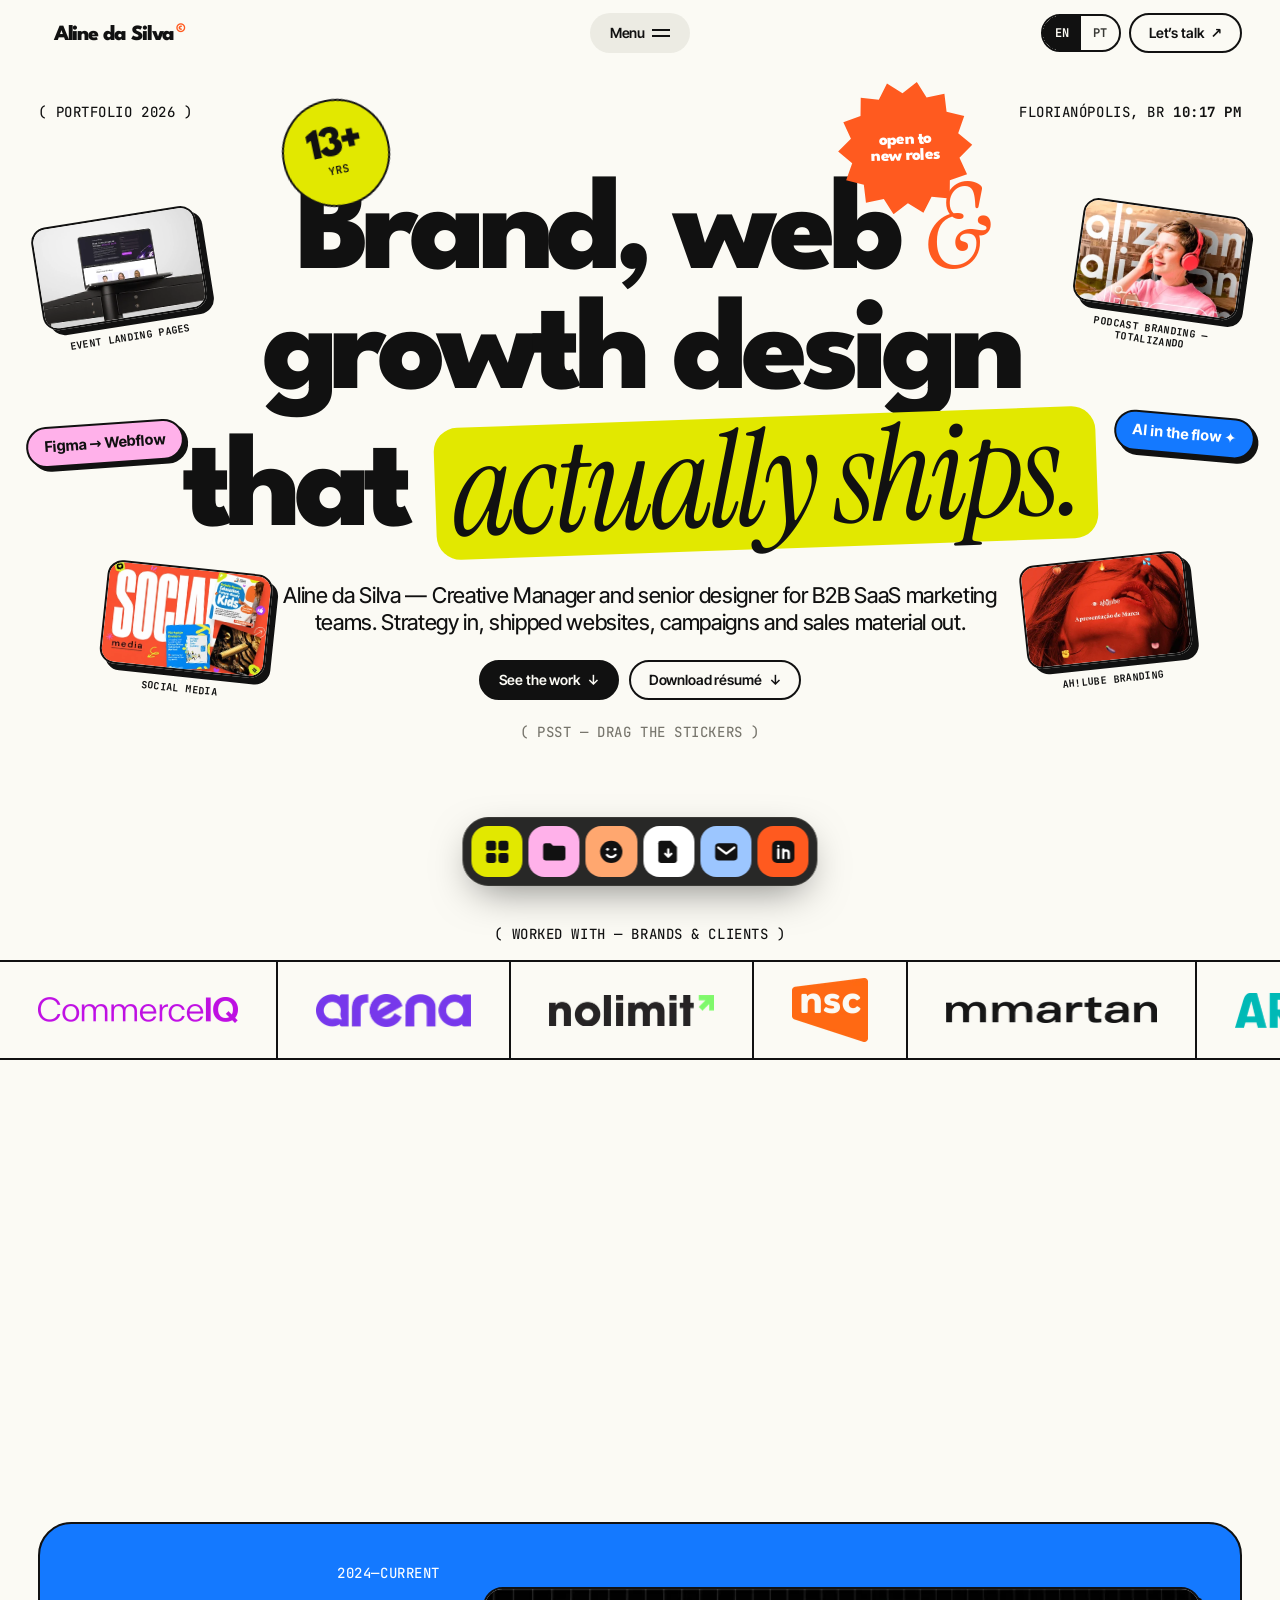
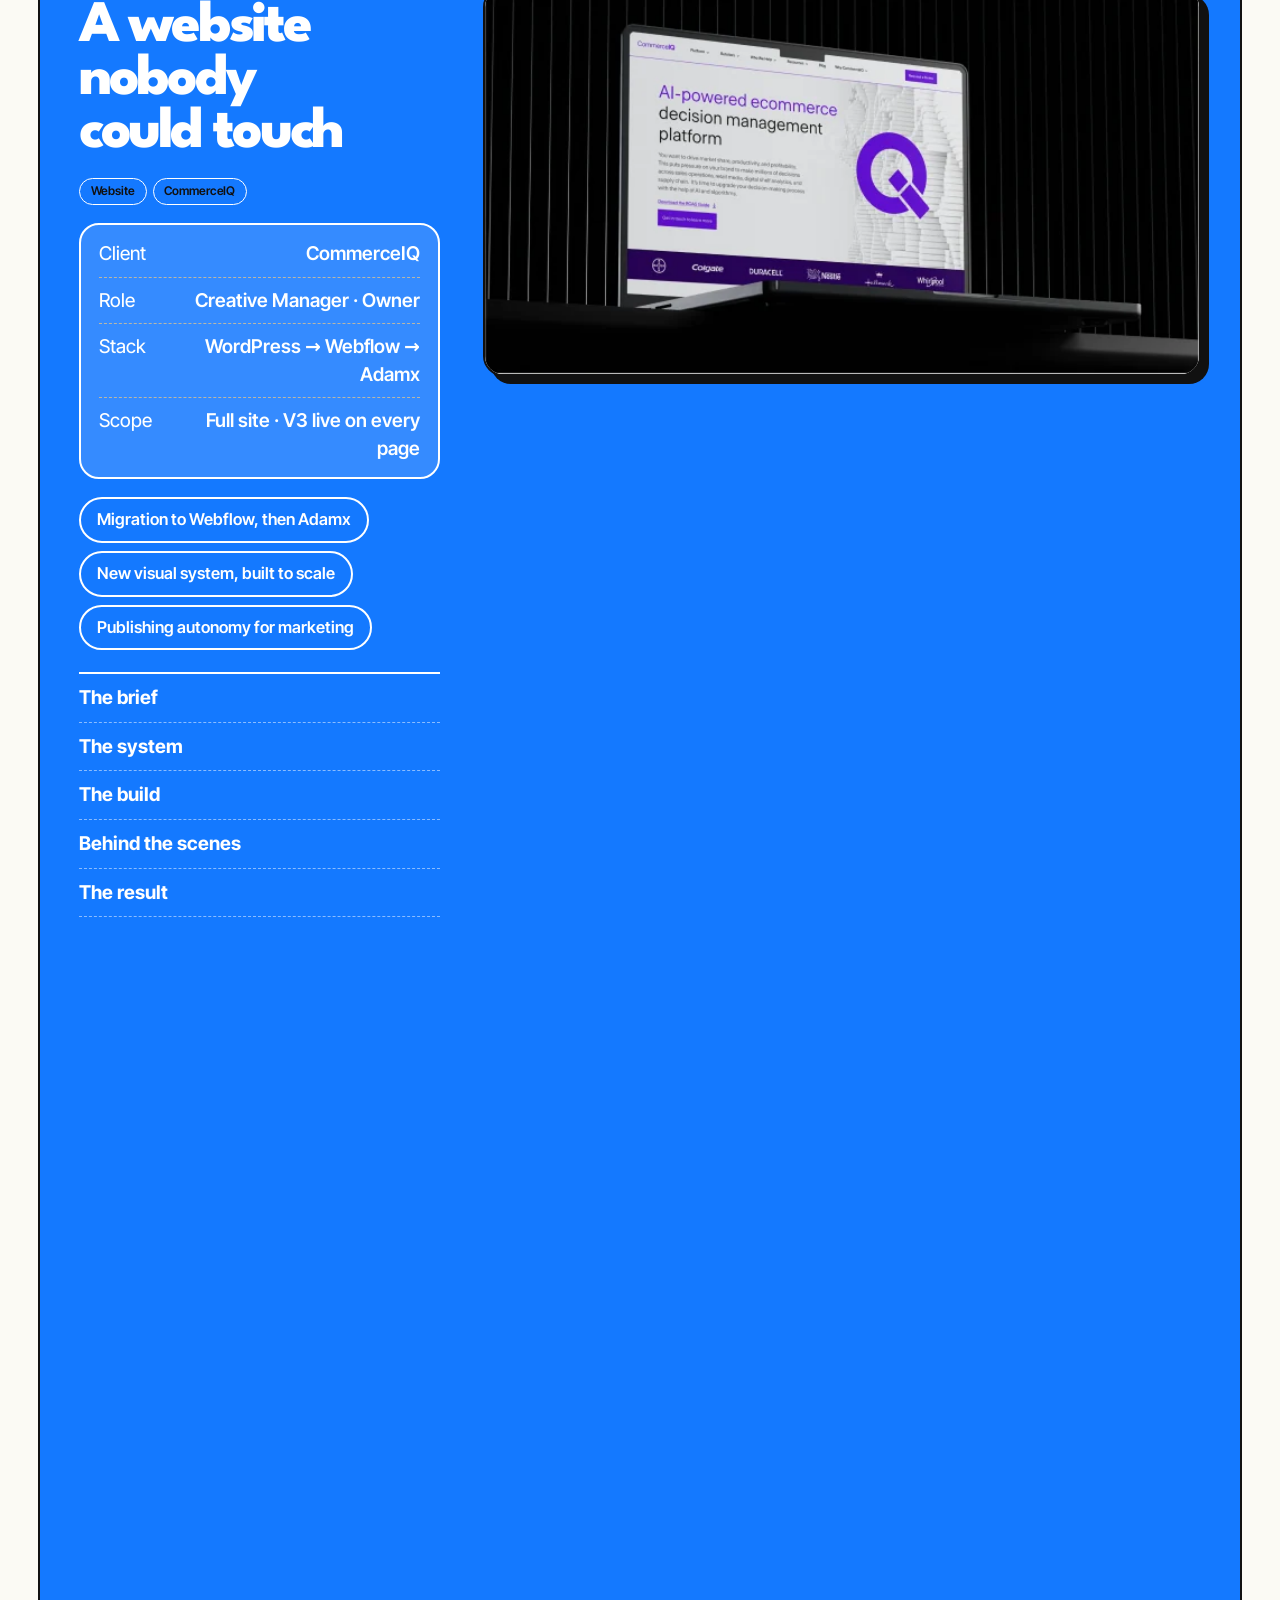
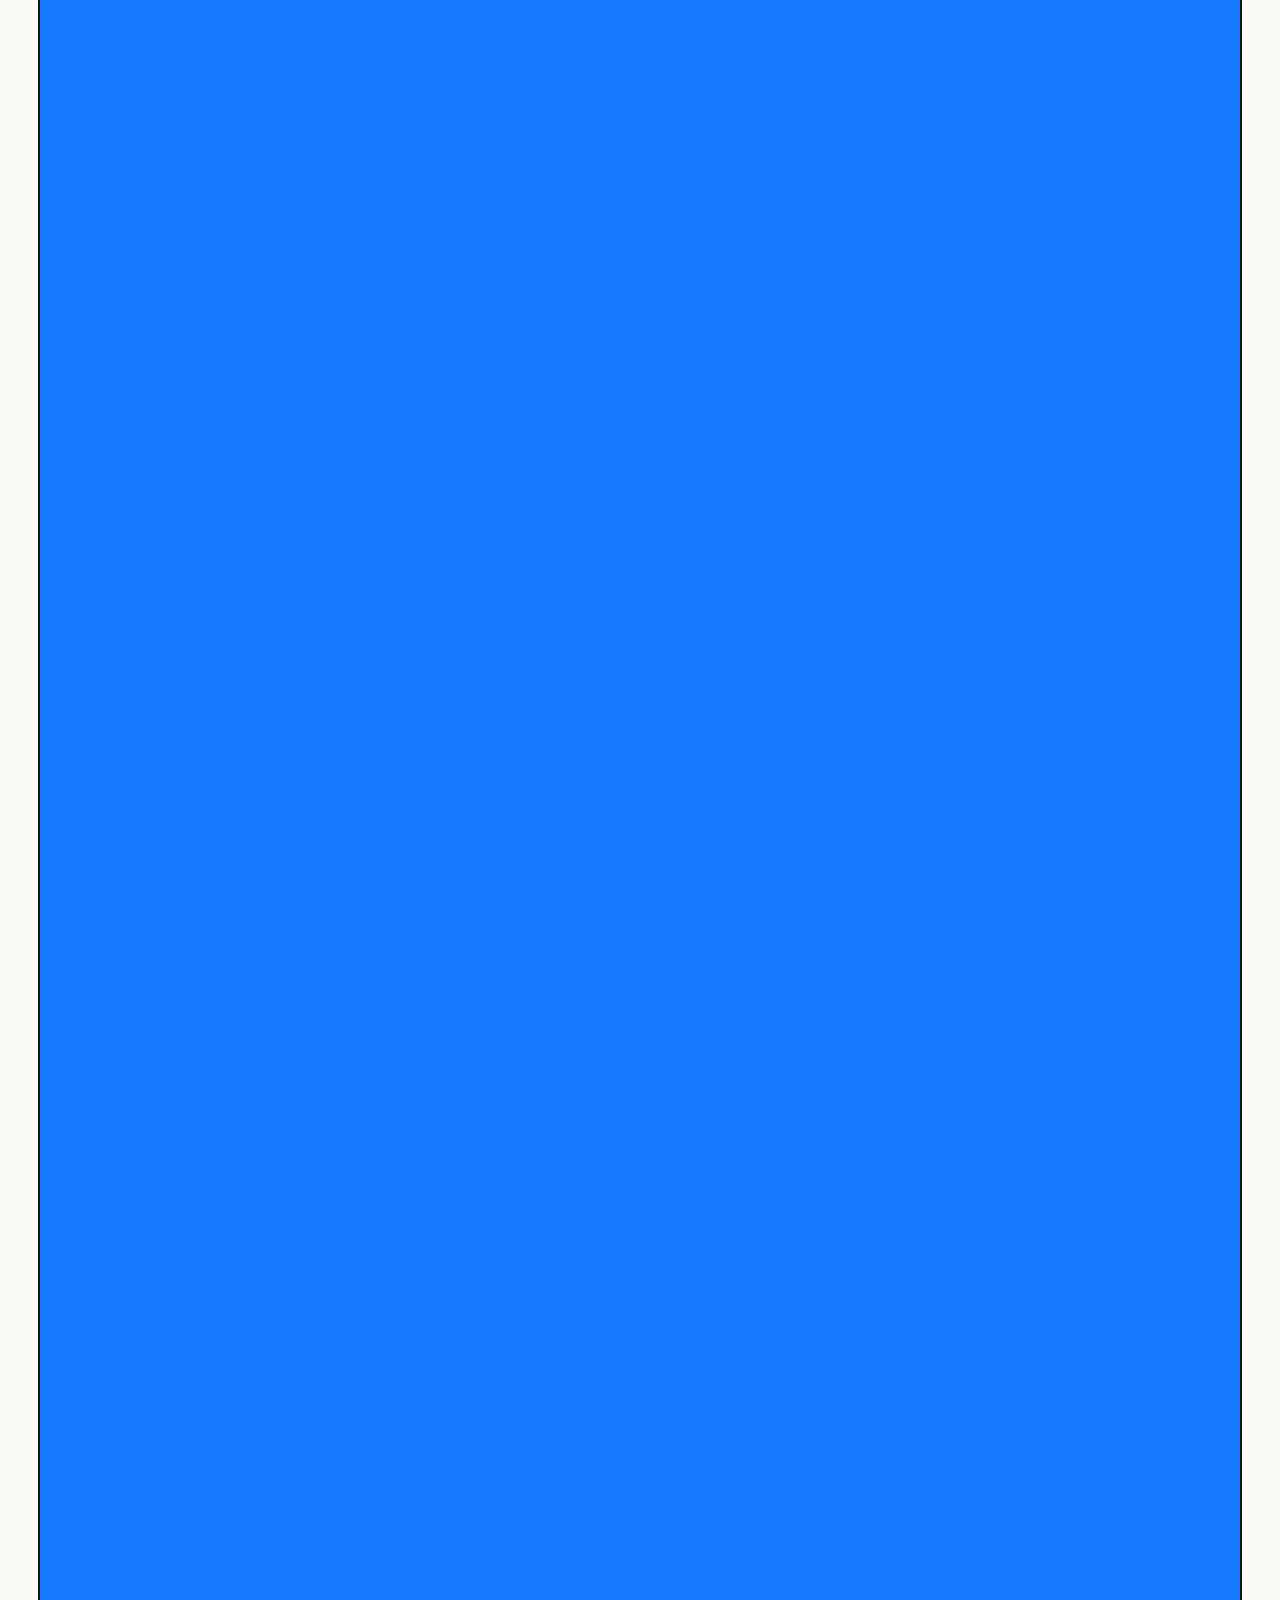
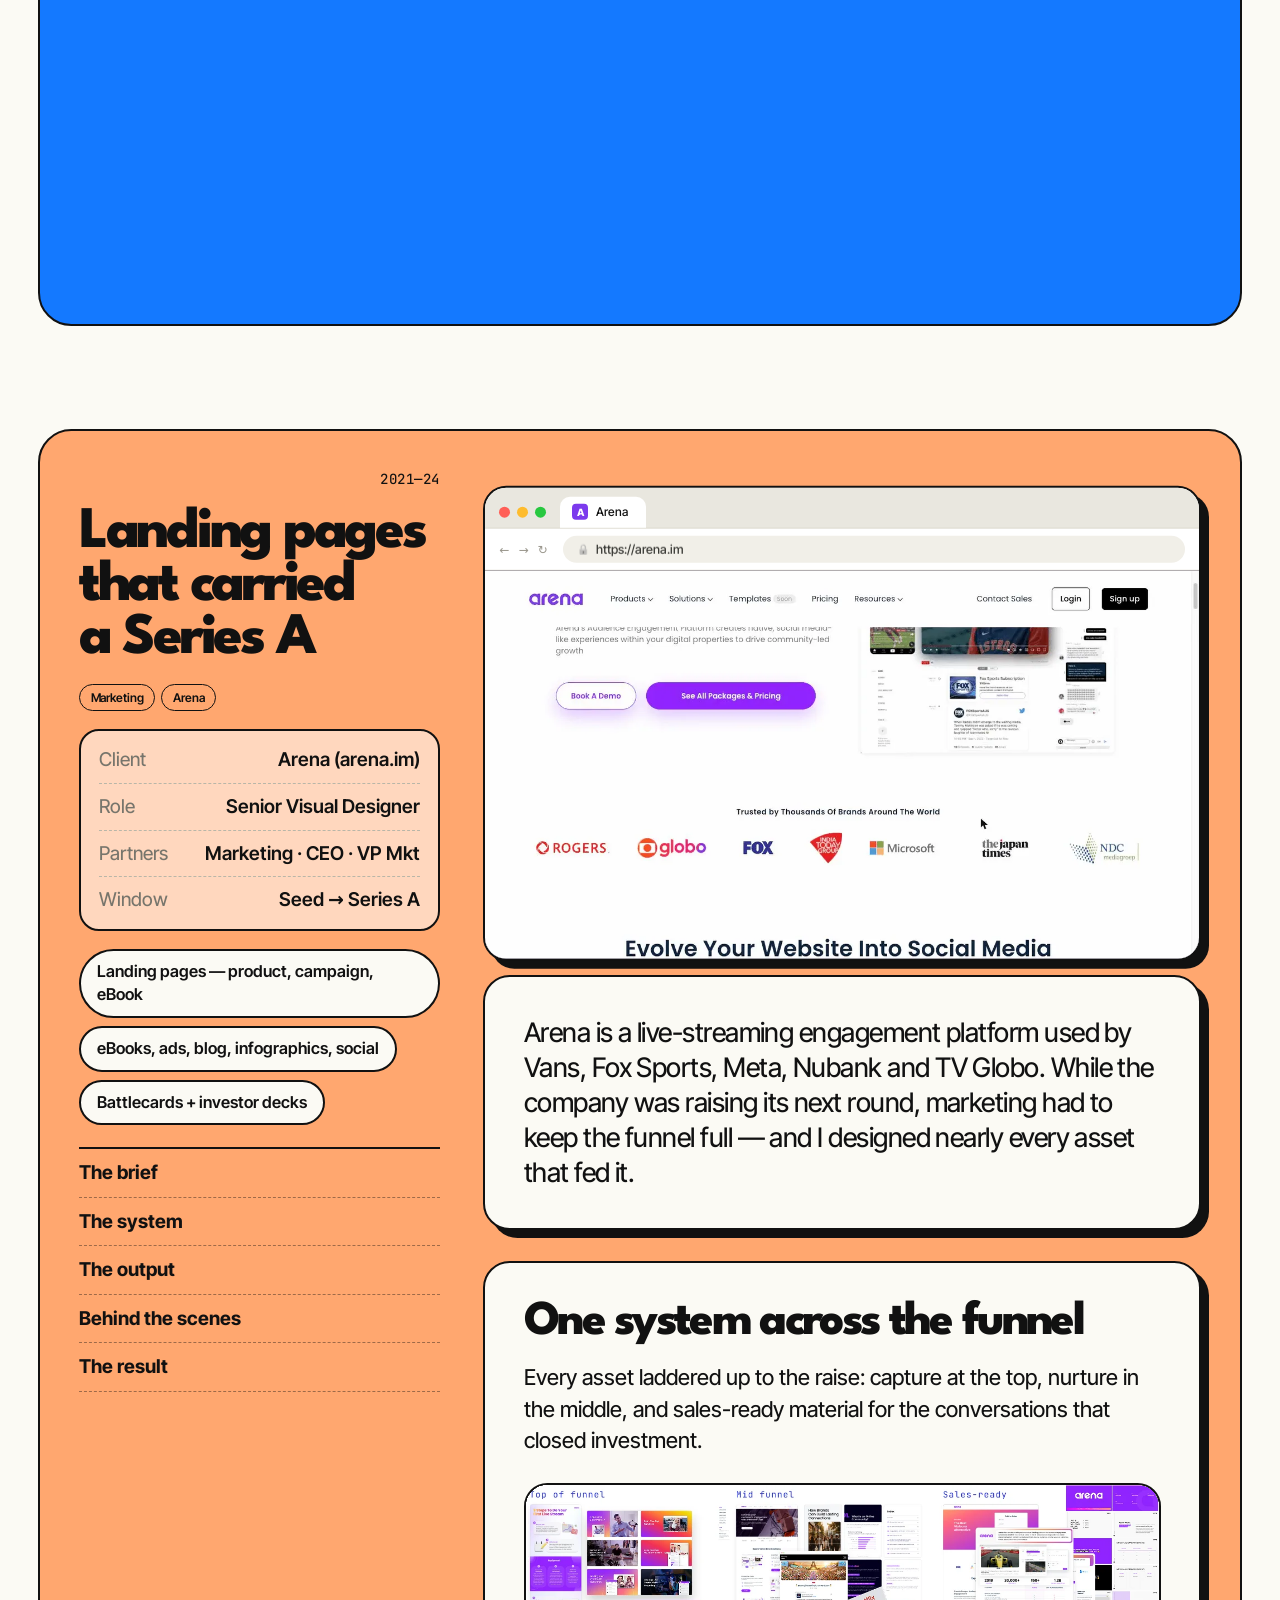
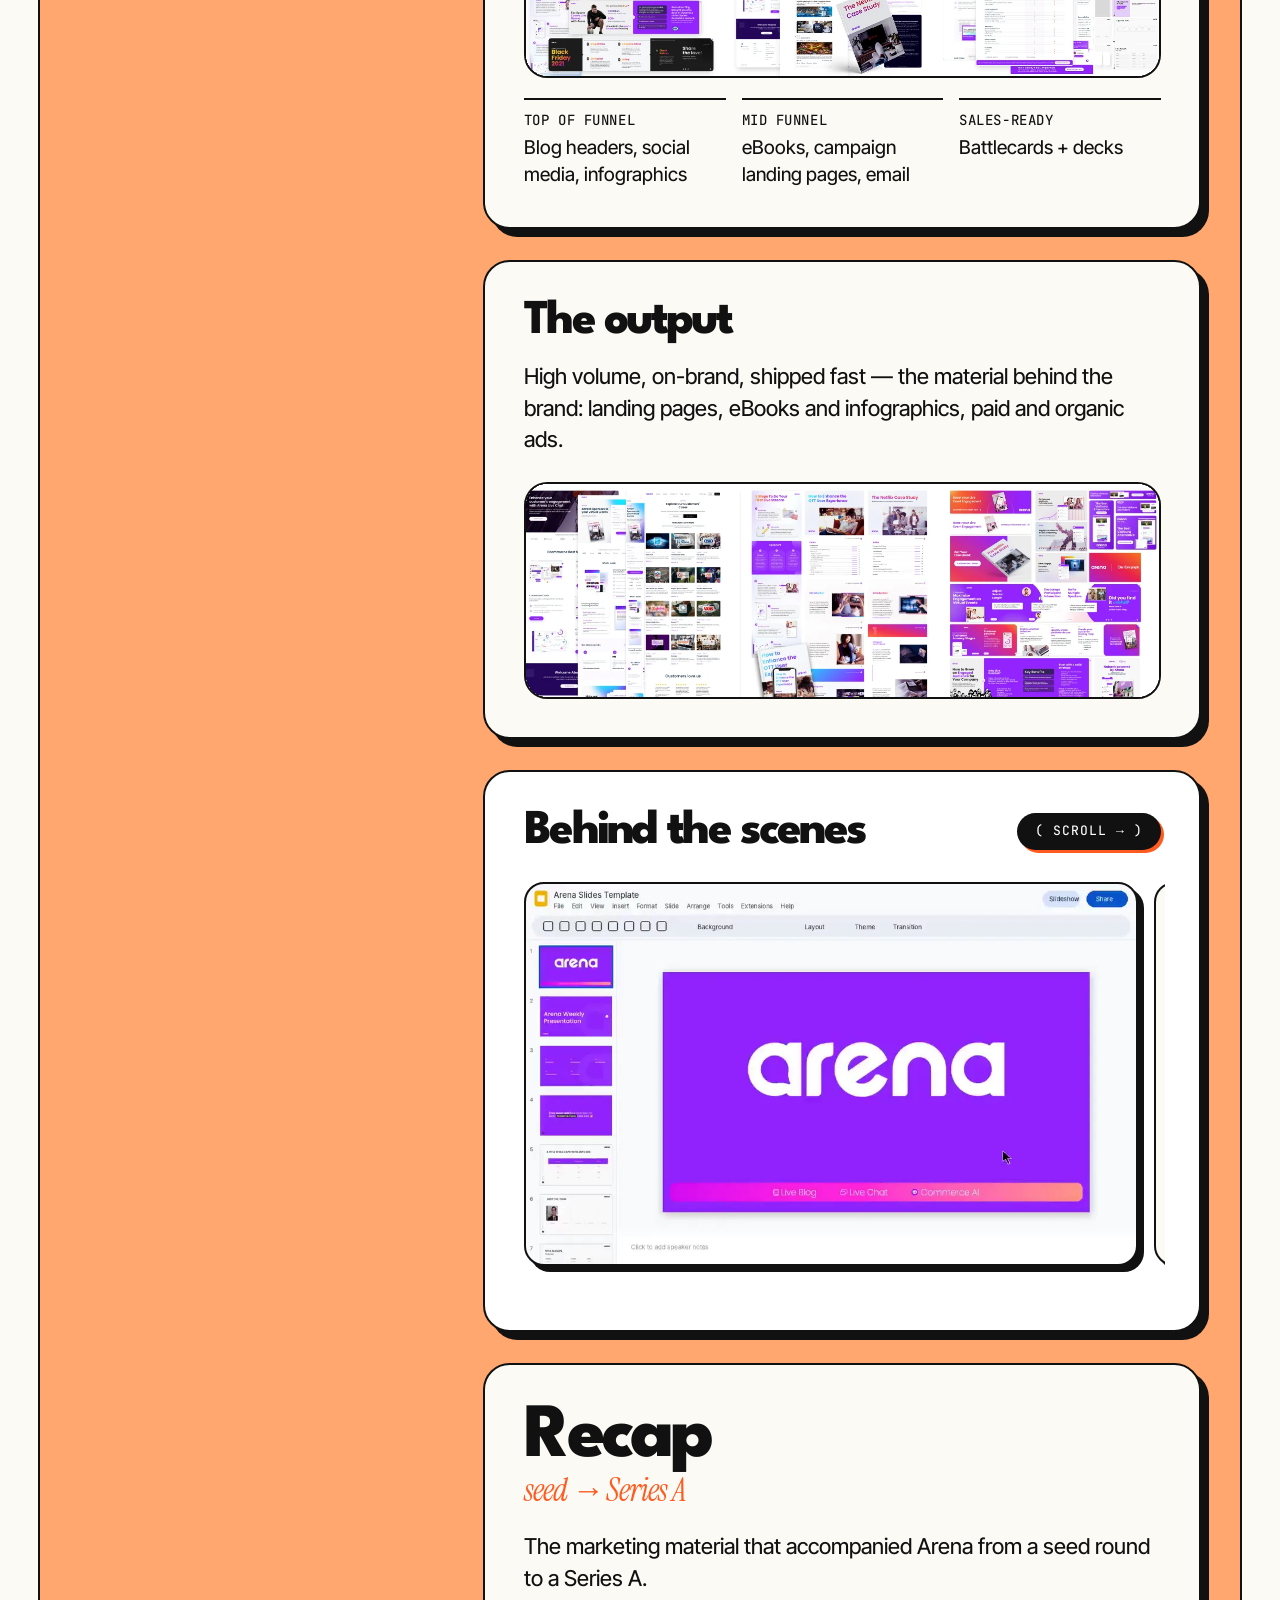
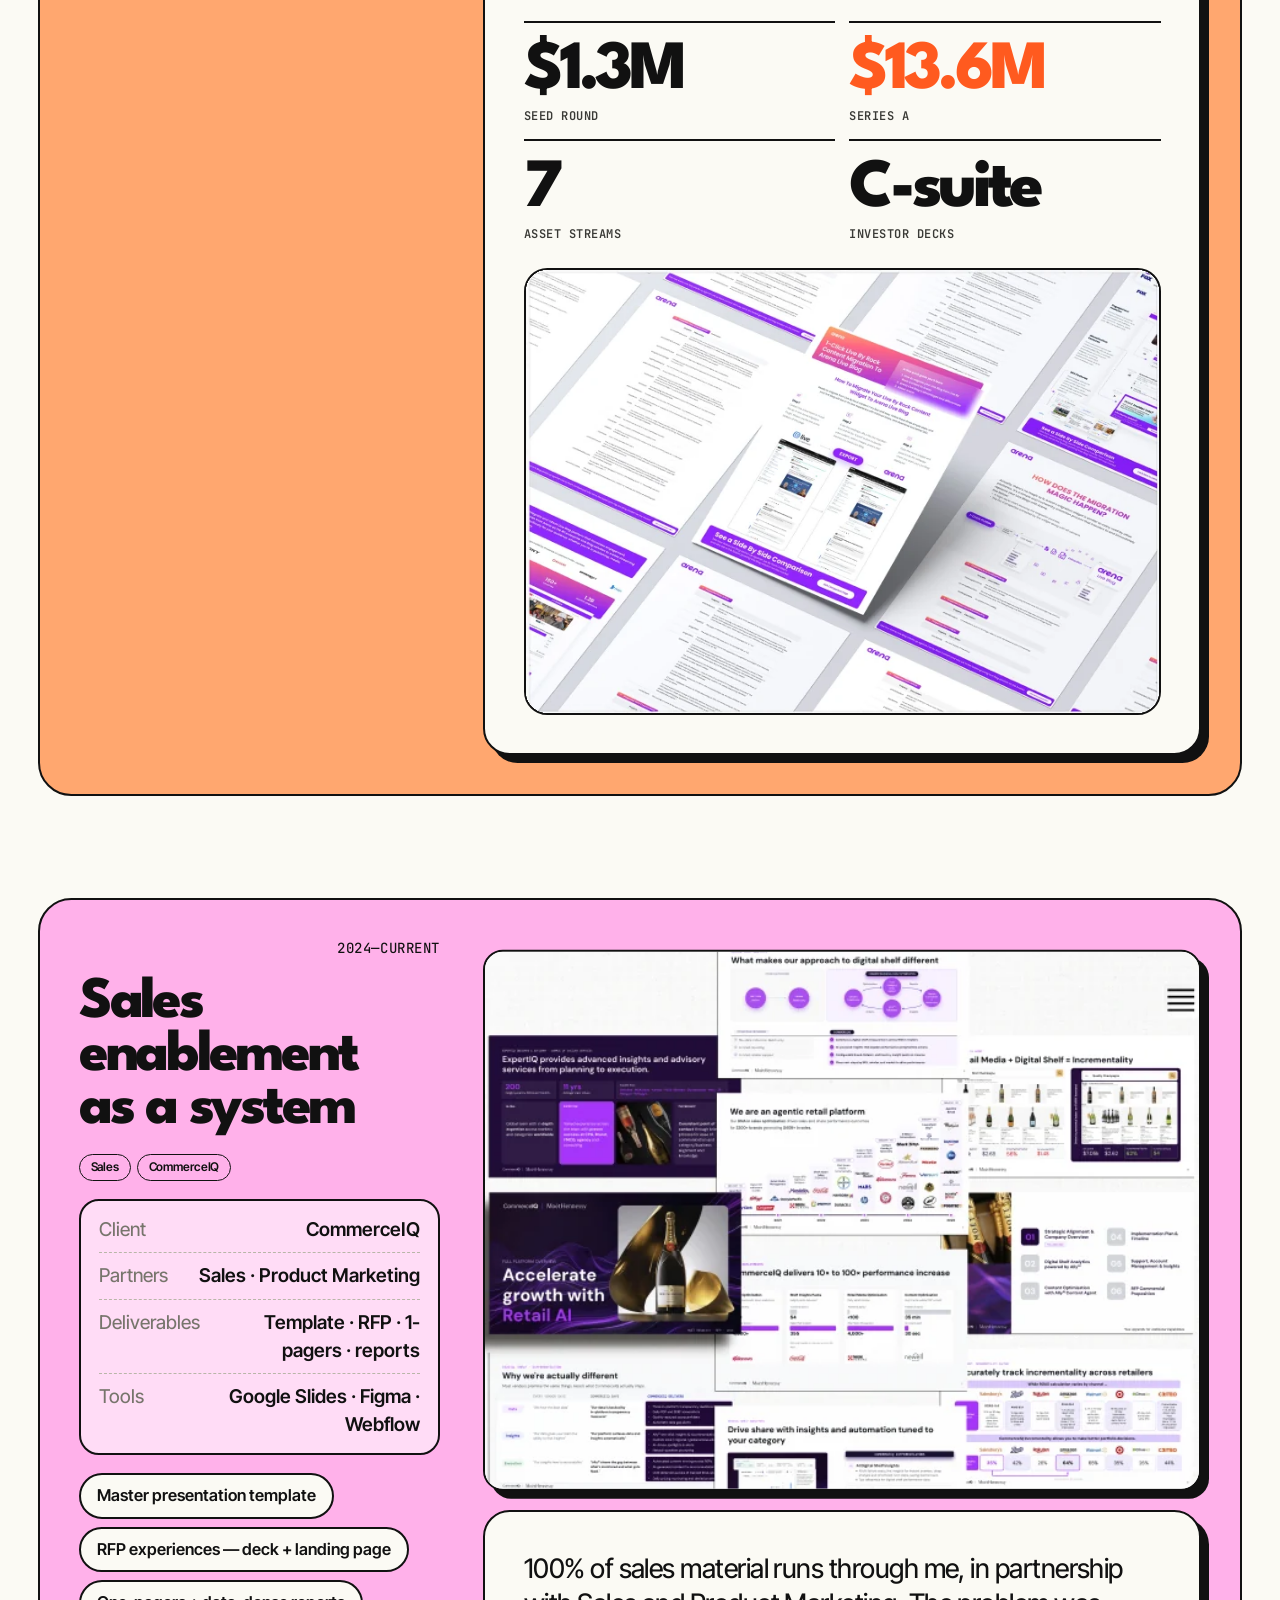
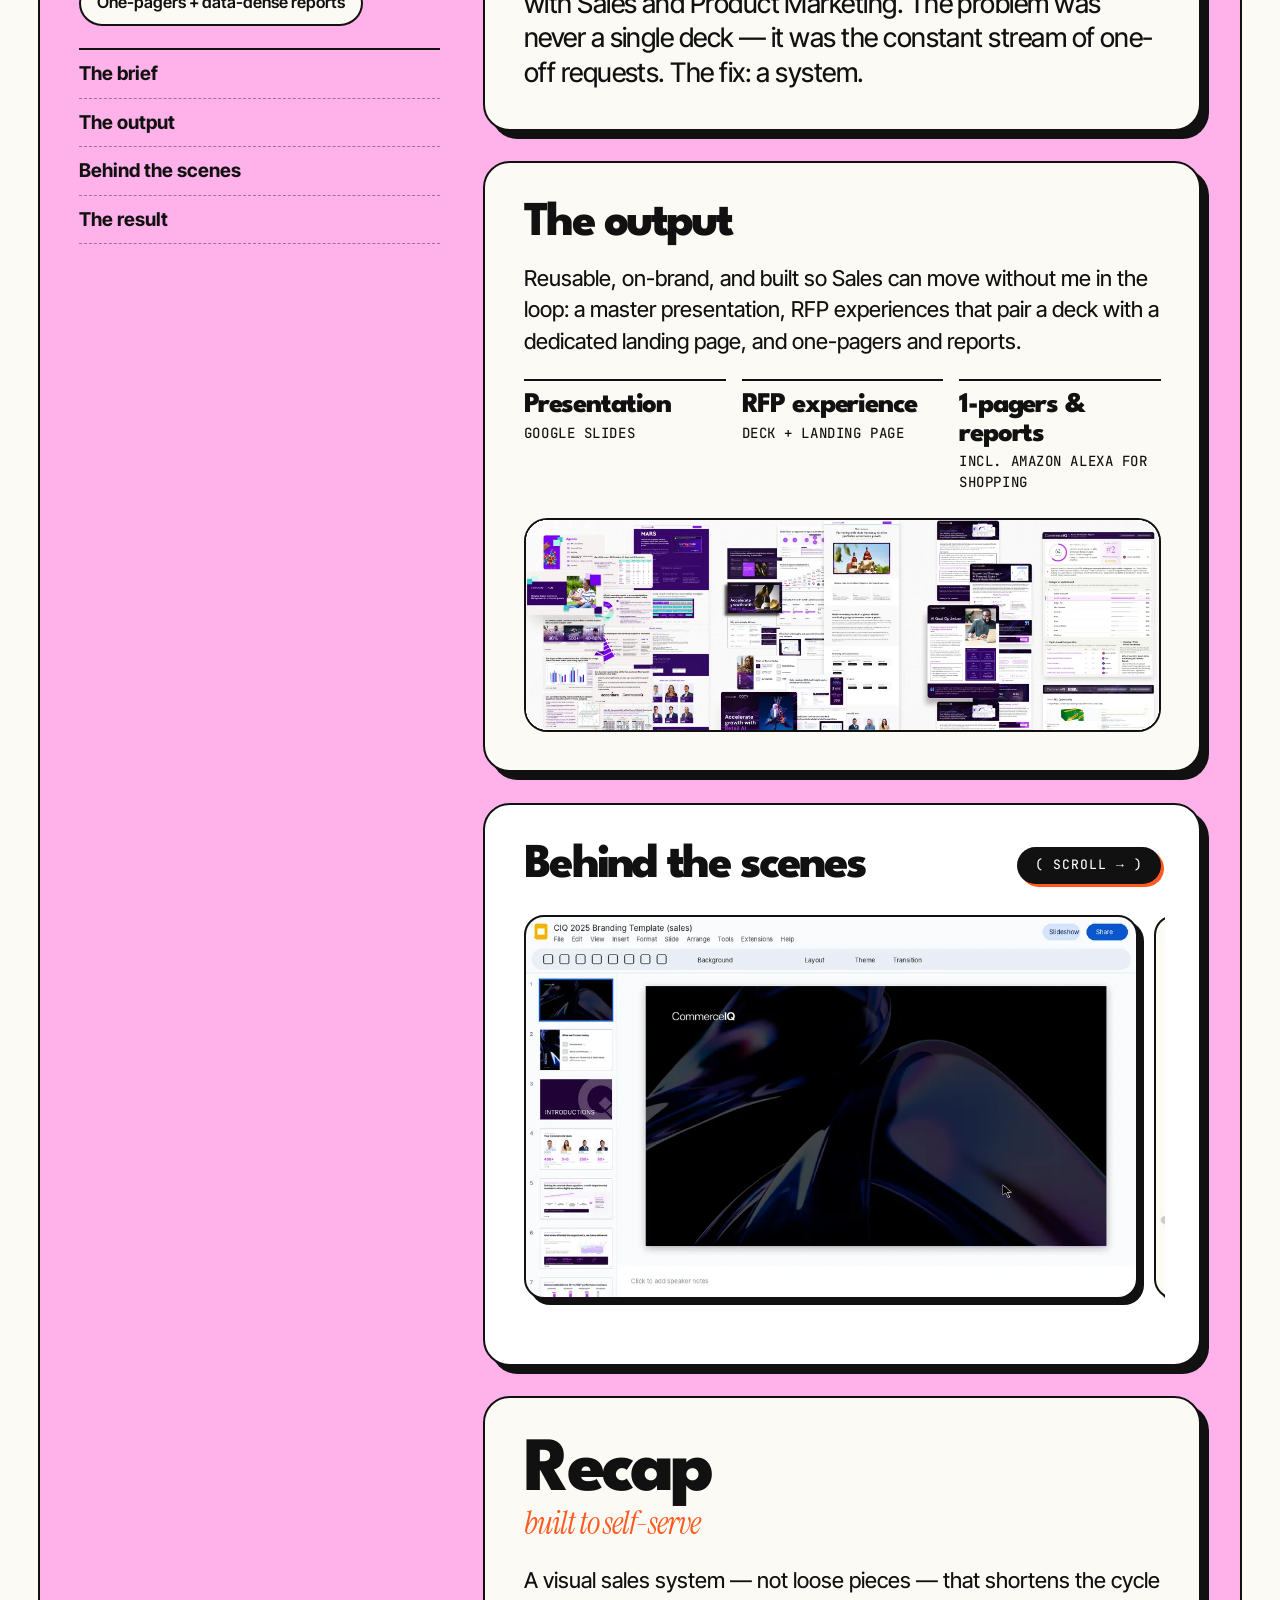
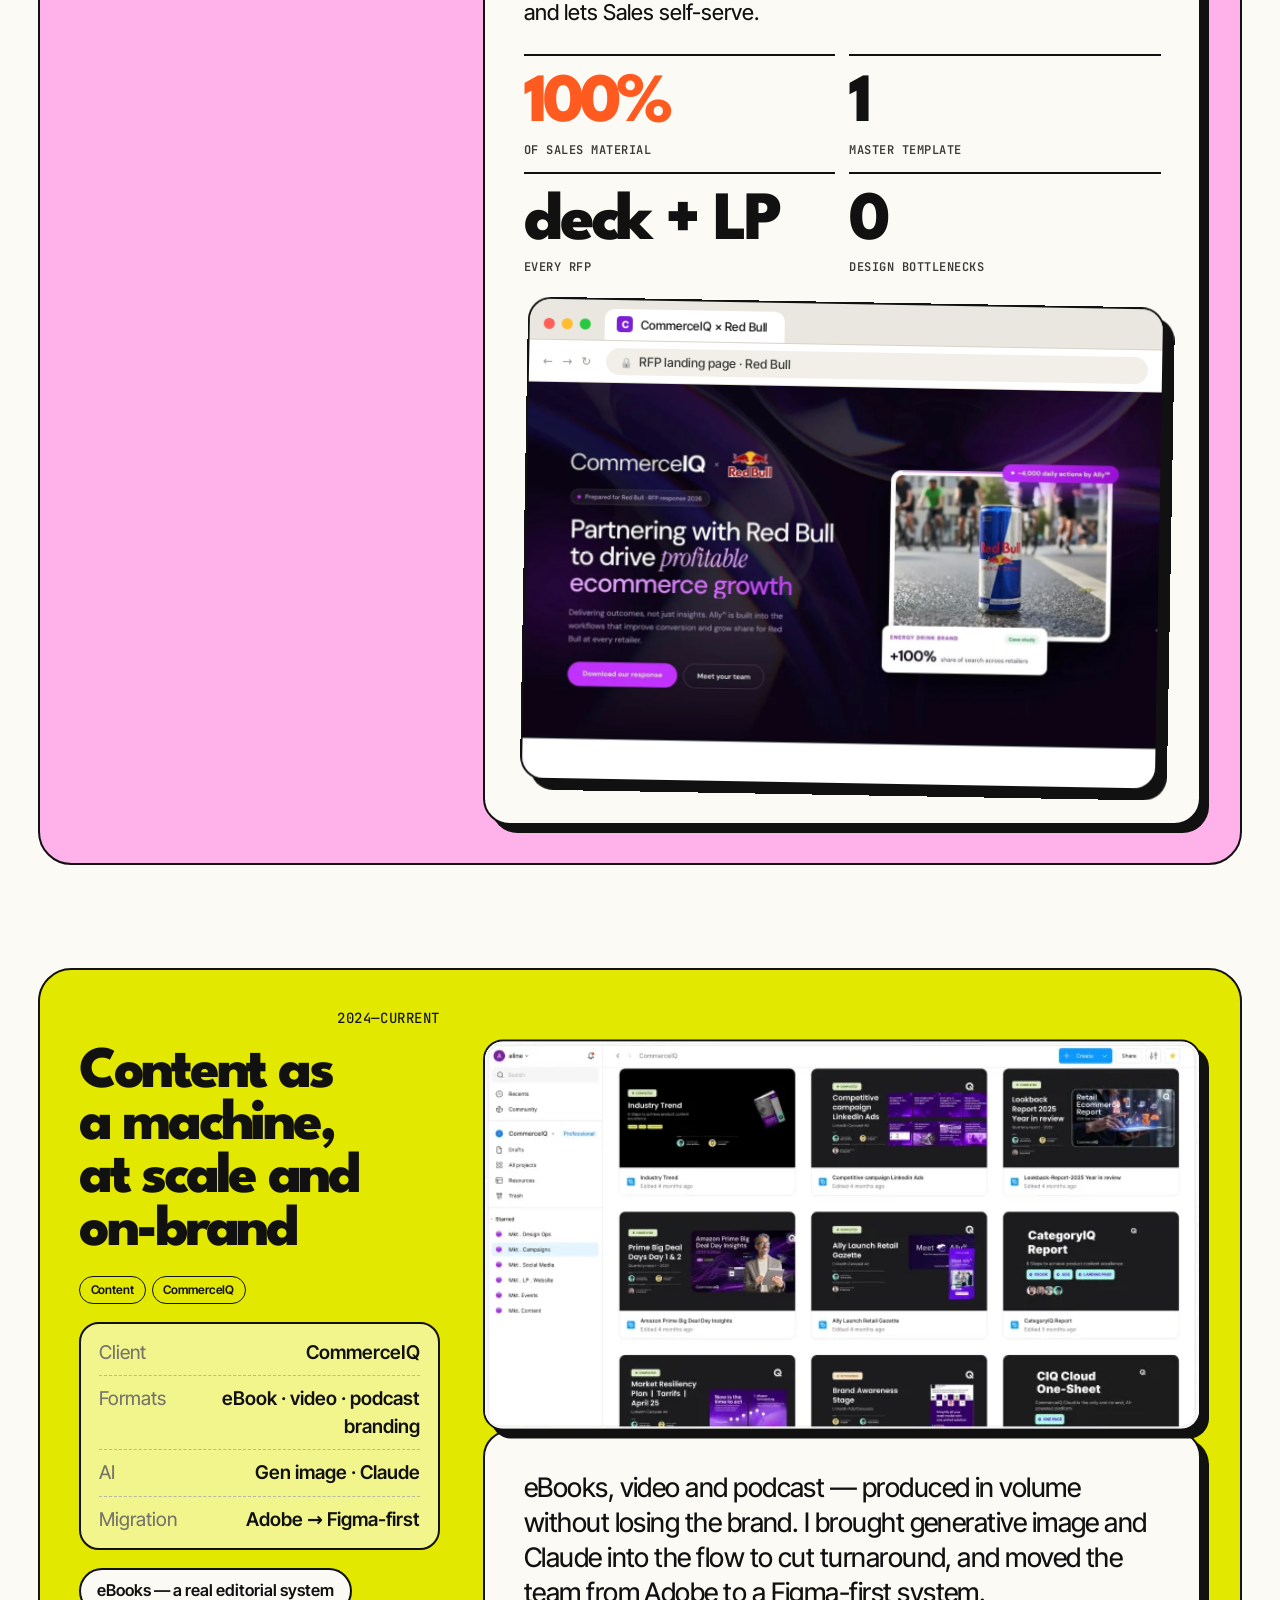
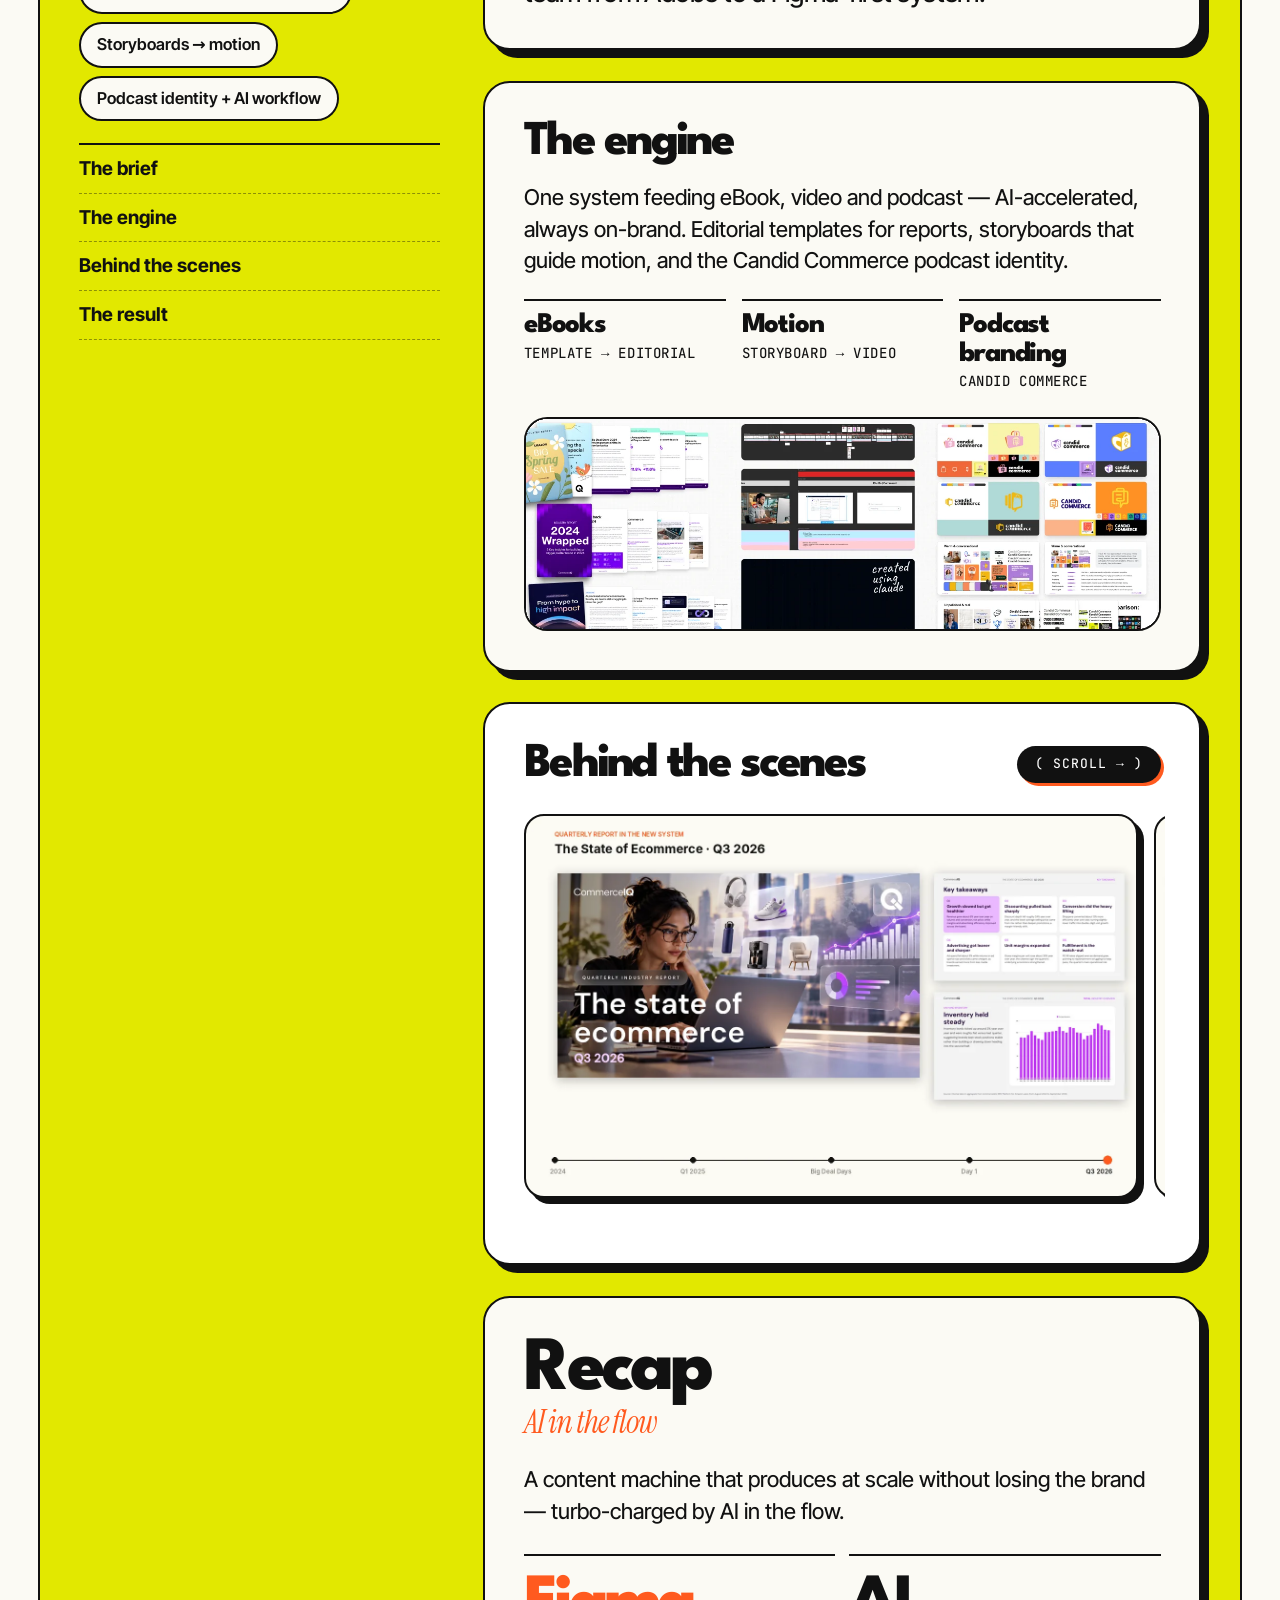
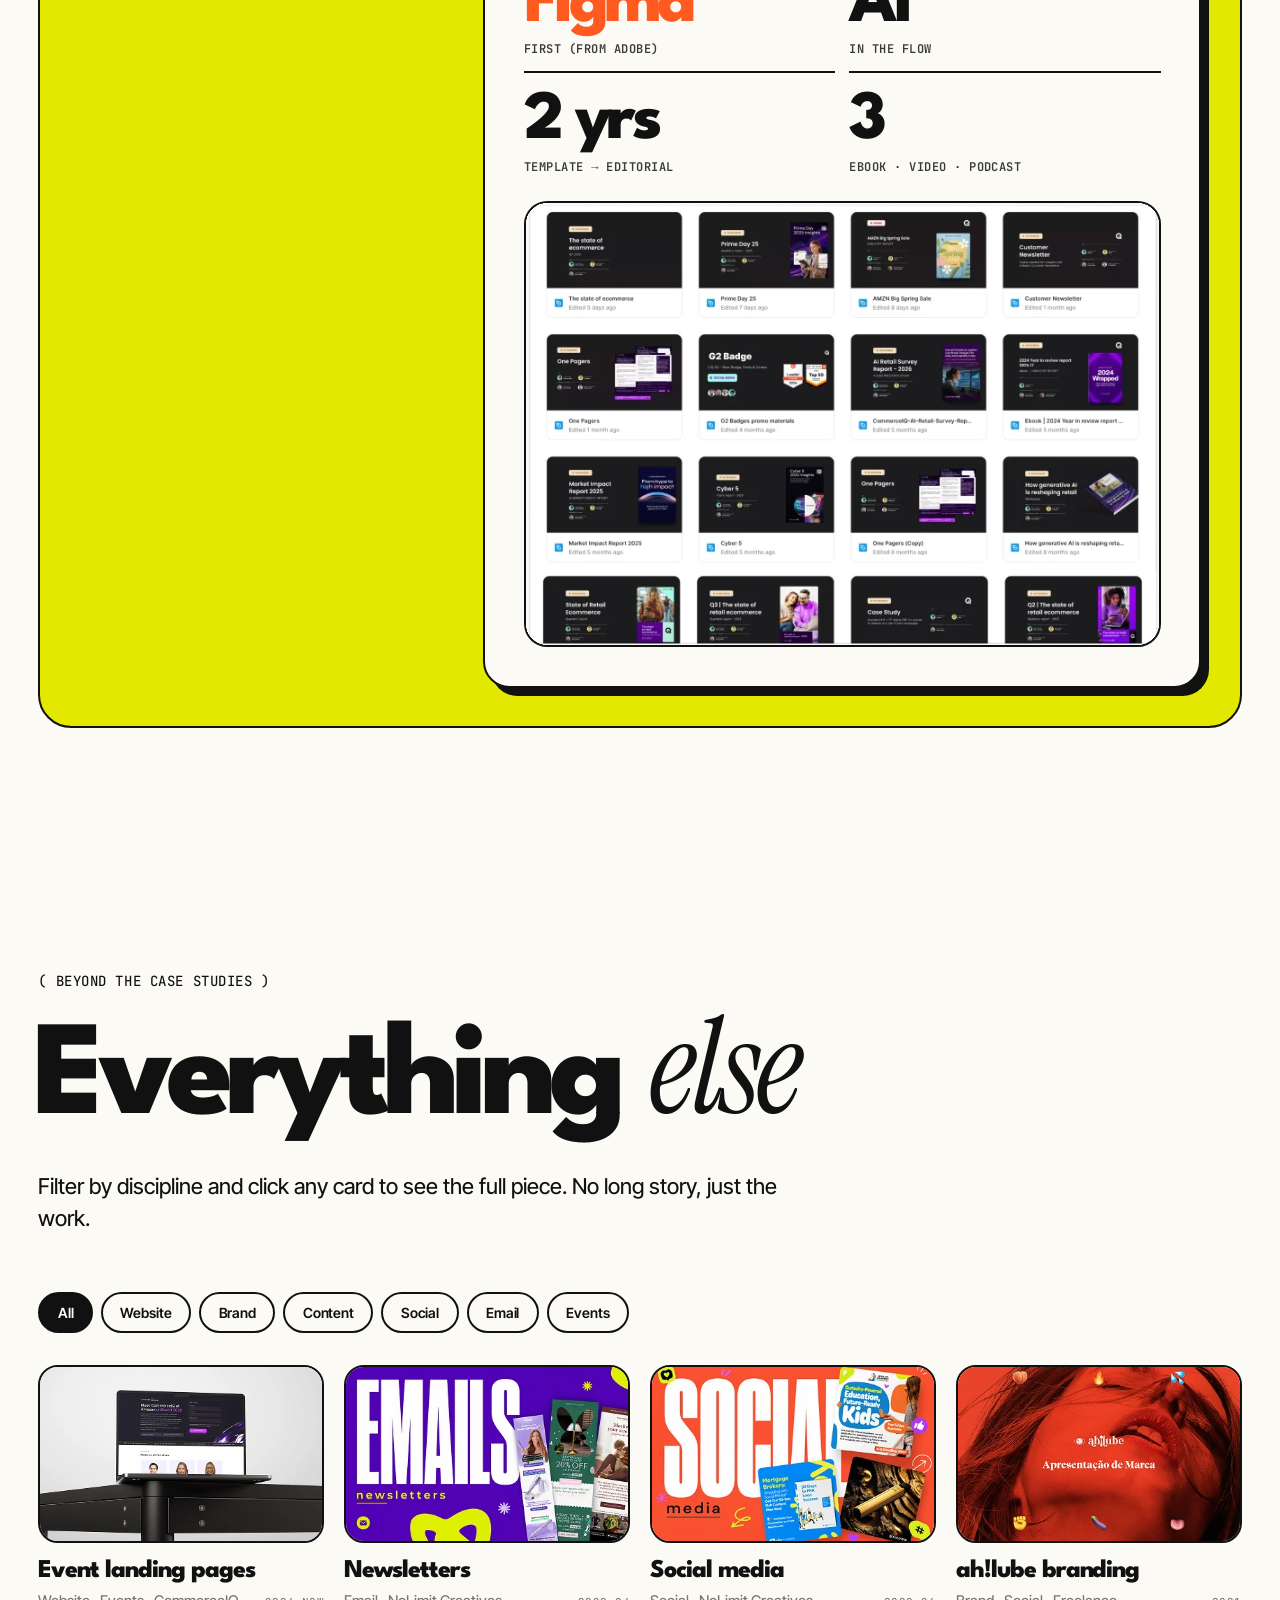
<file: index.html>
<!DOCTYPE html>
<html lang="en" class="no-js">
<head>
<meta charset="utf-8">
<!-- Google Analytics (GA4) + Google Tag Manager -->
<script async src="https://www.googletagmanager.com/gtag/js?id=G-J86SF5BR2J"></script>
<script async src="https://www.googletagmanager.com/gtm.js?id=GTM-TVB2PXB4"></script>
<script>
  window.dataLayer = window.dataLayer || [];
  function gtag(){dataLayer.push(arguments);}
  gtag('js', new Date());
  gtag('config', 'G-J86SF5BR2J');
</script>
<!-- End Google Tag Manager -->
<meta name="google-site-verification" content="I-gGxGEXdivBfOB4JiU8xKTFjiCUjBI_UH9YMmNfj4s">
<meta name="viewport" content="width=device-width, initial-scale=1">
<title>Aline da Silva — Creative Manager &amp; Senior Brand, Marketing &amp; Web Designer | Remote, Brazil</title>
<meta name="description" content="Portfolio of Aline da Silva, Creative Manager and senior brand, marketing, web and growth designer with 13+ years in B2B SaaS. Figma, Webflow, WordPress, HubSpot, AI workflows. Remote from Brazil.">
<meta name="author" content="Aline da Silva">
<meta name="robots" content="index, follow, max-image-preview:large">
<link rel="canonical" href="https://alinehojesou.github.io/">
<link rel="alternate" hreflang="en" href="https://alinehojesou.github.io/">
<link rel="alternate" hreflang="pt-BR" href="https://alinehojesou.github.io/pt/">
<link rel="alternate" hreflang="x-default" href="https://alinehojesou.github.io/">
<meta property="og:type" content="profile">
<meta property="og:title" content="Aline da Silva — Creative Manager &amp; Senior Brand, Marketing &amp; Web Designer | Remote, Brazil">
<meta property="og:description" content="Portfolio of Aline da Silva, Creative Manager and senior brand, marketing, web and growth designer with 13+ years in B2B SaaS. Figma, Webflow, WordPress, HubSpot, AI workflows. Remote from Brazil.">
<meta property="og:url" content="https://alinehojesou.github.io/">
<meta property="og:image" content="https://alinehojesou.github.io/assets/img/og.jpg?v=2">
<meta property="og:image:width" content="1200"><meta property="og:image:height" content="630">
<meta property="og:image:alt" content="Aline da Silva — Creative Manager &amp; Senior Brand, Marketing &amp; Web Designer | Remote, Brazil">
<meta property="og:site_name" content="Aline da Silva">
<meta name="twitter:image" content="https://alinehojesou.github.io/assets/img/og.jpg?v=2">
<meta property="og:locale" content="en_US">
<meta name="twitter:card" content="summary_large_image">
<meta name="theme-color" content="#fbfaf4">
<link rel="icon" href="assets/img/favicon.svg?v=202611171902" type="image/svg+xml">
<link rel="preload" href="assets/fonts/spartan.woff2" as="font" type="font/woff2" crossorigin>
<link rel="preload" href="assets/fonts/serif-italic.woff2" as="font" type="font/woff2" crossorigin>
<link rel="stylesheet" href="assets/css/style.css?v=202611171902">
<script>(function(d){var c='js',s=0;try{s=sessionStorage.getItem('seen')}catch(e){}if(!s&&!matchMedia('(prefers-reduced-motion: reduce)').matches)c+=' loading';d.className=c;setTimeout(function(){if(!window.__init)d.className='no-js'},6000)})(document.documentElement)</script>
<script type="application/ld+json">[{"@context": "https://schema.org", "@type": "ProfilePage", "@id": "https://alinehojesou.github.io/#page", "url": "https://alinehojesou.github.io/", "name": "Aline da Silva — Creative Manager & Senior Brand, Marketing & Web Designer | Remote, Brazil", "inLanguage": "en", "dateModified": "2026-11-16", "mainEntity": {"@id": "https://alinehojesou.github.io/#aline"}}, {"@context": "https://schema.org", "@type": "Person", "@id": "https://alinehojesou.github.io/#aline", "name": "Aline da Silva", "url": "https://alinehojesou.github.io/", "image": "https://alinehojesou.github.io/assets/img/cases/aline.webp", "jobTitle": "Creative Manager", "description": "Portfolio of Aline da Silva, Creative Manager and senior brand, marketing, web and growth designer with 13+ years in B2B SaaS. Figma, Webflow, WordPress, HubSpot, AI workflows. Remote from Brazil.", "worksFor": {"@type": "Organization", "name": "CommerceIQ", "url": "https://www.commerceiq.ai"}, "address": {"@type": "PostalAddress", "addressLocality": "Florianópolis", "addressRegion": "SC", "addressCountry": "BR"}, "knowsLanguage": ["pt-BR", "en"], "alumniOf": {"@type": "CollegeOrUniversity", "name": "Universidade Estácio de Sá"}, "award": ["Prêmio NSC de Comunicação 2019 — Imagem/Design", "Prêmio NSC de Comunicação 2019 — Projeto Multimídia"], "hasOccupation": {"@type": "Occupation", "name": "Senior Brand, Marketing & Web Designer", "skills": "Brand design, marketing design, growth design, web design, Figma, Webflow, WordPress, HubSpot, Adobe Creative Cloud, landing pages, sales enablement, email marketing, creative direction, team leadership, AI-assisted creative workflows"}, "knowsAbout": ["Brand design", "Marketing design", "Growth design", "Web design", "Webflow", "WordPress", "Figma", "HubSpot", "Sales enablement", "B2B SaaS marketing", "Landing pages", "Email marketing", "Creative direction", "AI-assisted design workflows", "Retail media"], "sameAs": ["https://www.linkedin.com/in/aline-da-silva", "https://www.behance.net/hojesoualine", "https://github.com/alinehojesou"]}, {"@context": "https://schema.org", "@type": "FAQPage", "inLanguage": "en", "mainEntity": [{"@type": "Question", "name": "What kind of roles is Aline da Silva open to?", "acceptedAnswer": {"@type": "Answer", "text": "Senior, hands-on design roles where design drives marketing and growth: Senior Brand Designer, Senior Marketing Designer, Growth Designer, Brand & Web Designer, Marketing Web Designer, Design Lead, Creative Lead and Creative Manager."}}, {"@type": "Question", "name": "Where is she based, and does she work remotely?", "acceptedAnswer": {"@type": "Answer", "text": "Florianópolis, Brazil (UTC−3). She works 100% remotely and has worked with US-based B2B SaaS teams since 2020, overlapping with US Eastern and Pacific hours."}}, {"@type": "Question", "name": "What does she design and build?", "acceptedAnswer": {"@type": "Answer", "text": "Marketing websites and landing pages (designed in Figma, built in Webflow and WordPress), brand systems, campaigns, sales enablement decks and RFP experiences, eBooks and reports, HubSpot email, event materials and motion storyboards."}}, {"@type": "Question", "name": "Which industries has she worked in?", "acceptedAnswer": {"@type": "Answer", "text": "B2B SaaS, AI, ecommerce and retail media (CommerceIQ), live-streaming and martech (Arena), plus agencies, brand consultancies and one of Brazil’s largest media groups."}}, {"@type": "Question", "name": "How does she use AI in design work?", "acceptedAnswer": {"@type": "Answer", "text": "Claude and generative image are part of her daily workflow — for campaign concepting, on-brand landing pages and decks, HTML animations and faster production — without losing craft."}}, {"@type": "Question", "name": "Which languages does she work in?", "acceptedAnswer": {"@type": "Answer", "text": "Portuguese (native) and English (professional; she is a former English teacher)."}}]}, {"@context": "https://schema.org", "@type": "ItemList", "name": "Selected work", "itemListElement": [{"@type": "ListItem", "position": 1, "item": {"@type": "CreativeWork", "name": "A website nobody could touch", "url": "https://alinehojesou.github.io/#commerceiq-website", "description": "CommerceIQ ran on WordPress with rigid HTML themes — even reordering a section meant a developer and a multi-day ticket. I planned the site as a living system and rebuilt it across three generations, each one cutting dev dependency and raising the design bar.", "creator": {"@id": "https://alinehojesou.github.io/#aline"}}}, {"@type": "ListItem", "position": 2, "item": {"@type": "CreativeWork", "name": "Landing pages that carried a Series A", "url": "https://alinehojesou.github.io/#arena-marketing", "description": "Arena is a live-streaming engagement platform used by Vans, Fox Sports, Meta, Nubank and TV Globo. While the company was raising its next round, marketing had to keep the funnel full — and I designed nearly every asset that fed it.", "creator": {"@id": "https://alinehojesou.github.io/#aline"}}}, {"@type": "ListItem", "position": 3, "item": {"@type": "CreativeWork", "name": "Sales enablement as a system", "url": "https://alinehojesou.github.io/#commerceiq-sales", "description": "100% of sales material runs through me, in partnership with Sales and Product Marketing. The problem was never a single deck — it was the constant stream of one-off requests. The fix: a system.", "creator": {"@id": "https://alinehojesou.github.io/#aline"}}}, {"@type": "ListItem", "position": 4, "item": {"@type": "CreativeWork", "name": "Content as a machine, at scale and on-brand", "url": "https://alinehojesou.github.io/#commerceiq-content", "description": "eBooks, video and podcast — produced in volume without losing the brand. I brought generative image and Claude into the flow to cut turnaround, and moved the team from Adobe to a Figma-first system.", "creator": {"@id": "https://alinehojesou.github.io/#aline"}}}]}]</script>
</head>
<body>
<noscript><iframe src="https://www.googletagmanager.com/ns.html?id=GTM-TVB2PXB4" height="0" width="0" style="display:none;visibility:hidden" title="Google Tag Manager"></iframe></noscript>
<div class="loader" aria-hidden="true"><span class="loader-name">Aline da Silva<sup>©</sup></span><b class="loader-n">0</b><span class="mono">( Portfolio 2026 )</span></div>
<a class="skip" href="#main">Skip to content</a>
<header class="top">
  <a class="brand" href="#main">Aline da Silva<sup>©</sup></a>
  <nav aria-label="Menu"><button class="pill menu-btn" type="button" aria-expanded="false" aria-controls="navlist">Menu <i></i></button>
    <ul id="navlist"><li><a href="#work"><span class="mono">(01)</span>Work</a></li><li><a href="#more"><span class="mono">(02)</span>Archive</a></li><li><a href="#about"><span class="mono">(03)</span>About</a></li><li><a href="#experience"><span class="mono">(04)</span>Experience</a></li><li><a href="#resume"><span class="mono">(05)</span>Résumé</a></li><li><a href="#contact"><span class="mono">(06)</span>Contact</a></li></ul></nav>
  <div class="top-r"><div class="lang" role="group" aria-label="Language / Idioma"><span aria-current="true">EN</span><a href="pt/" hreflang="pt-BR" lang="pt-BR" title="Português">PT</a></div>
  <a class="pill talk-btn" href="#contact">Let’s talk <span aria-hidden="true">↗</span></a></div>
</header>
<main id="main">
<section class="hero">
  <div class="hero-meta mono"><span>( Portfolio 2026 )</span><span>Florianópolis, BR <b class="clock"></b></span></div>
  <h1><span class="sr">Aline da Silva — Creative Manager · Brand, Marketing &amp; Web Designer · Growth. </span>Brand, web <i>&amp;</i> growth design that <em>actually ships.</em></h1>
  <p class="sub">Aline da Silva — Creative Manager and senior designer for B2B SaaS marketing teams. Strategy in, shipped websites, campaigns and sales material out.</p>
  <div class="cta"><a class="pill solid" href="#work">See the work <span aria-hidden="true">↓</span></a><a class="pill" href="assets/Aline-da-Silva-Resume.pdf?v=202611171902" download>Download résumé <span aria-hidden="true">↓</span></a></div>
  <p class="hint mono" aria-hidden="true">( psst — drag the stickers )</p>
  <div class="stickers"><a class="stk thumb s1" href="#more" data-slug="events" data-title="Event landing pages" draggable="false"><img src="assets/img/work/events-thumb.webp?v=202611171902" alt="" width="720" height="450" draggable="false"><span>Event landing pages</span></a><a class="stk thumb s2" href="#more" data-slug="social-media" data-title="Social media" draggable="false"><img src="assets/img/work/social-media-thumb.webp?v=202611171902" alt="" width="720" height="450" draggable="false"><span>Social media</span></a><a class="stk thumb s3" href="#more" data-slug="podcast-branding-totalizando" data-title="Podcast branding — Totalizando" draggable="false"><img src="assets/img/work/podcast-branding-totalizando-thumb.webp?v=202611171902" alt="" width="720" height="450" draggable="false"><span>Podcast branding — Totalizando</span></a><a class="stk thumb s4" href="#more" data-slug="ah-lube-branding" data-title="ah!lube branding" draggable="false"><img src="assets/img/work/ah-lube-branding-thumb.webp?v=202611171902" alt="" width="720" height="450" draggable="false"><span>ah!lube branding</span></a><span class="stk burst s5" aria-hidden="true"><b>open to<br>new roles</b></span><span class="stk coin s6" aria-hidden="true"><b>13+</b>yrs</span><span class="stk tag s7 pinkbg" aria-hidden="true">Figma → Webflow</span><span class="stk tag s8 bluebg" aria-hidden="true">AI in the flow ✦</span></div>
</section>

<section class="logos" aria-label="Worked with — brands &amp; clients">
  <p class="mono center">( Worked with — brands &amp; clients )</p>
  <div class="marquee"><ul><li><img src="assets/img/logos/commerceiq.webp?v=202611171902" alt="CommerceIQ" style="width:200px" width="200" height="26" loading="lazy" decoding="async"></li><li><img src="assets/img/logos/arena.webp?v=202611171902" alt="Arena" style="width:155px" width="155" height="33" loading="lazy" decoding="async"></li><li><img src="assets/img/logos/nolimit.webp?v=202611171902" alt="NoLimit Creatives" style="width:165px" width="165" height="31" loading="lazy" decoding="async"></li><li><img src="assets/img/logos/nsc.webp?v=202611171902" alt="NSC Comunicação" style="width:76px" width="76" height="64" loading="lazy" decoding="async"></li><li><img src="assets/img/logos/mmartan.webp?v=202611171902" alt="mmartan" style="width:211px" width="211" height="26" loading="lazy" decoding="async"></li><li><img src="assets/img/logos/artex.webp?v=202611171902" alt="Artex" style="width:147px" width="147" height="35" loading="lazy" decoding="async"></li><li><img src="assets/img/logos/goldbar.webp?v=202611171902" alt="Gold Bar" style="width:87px" width="87" height="60" loading="lazy" decoding="async"></li><li><img src="assets/img/logos/mormaii.webp?v=202611171902" alt="Mormaii" style="width:98px" width="98" height="53" loading="lazy" decoding="async"></li><li><img src="assets/img/logos/mormaii-fitness.webp?v=202611171902" alt="Studio Mormaii Fitness" style="width:82px" width="82" height="63" loading="lazy" decoding="async"></li><li><img src="assets/img/logos/carioca.webp?v=202611171902" alt="Carioca Calçados" style="width:135px" width="135" height="39" loading="lazy" decoding="async"></li><li><img src="assets/img/logos/unicred.webp?v=202611171902" alt="Unicred" style="width:186px" width="186" height="28" loading="lazy" decoding="async"></li><li><img src="assets/img/logos/techsc.webp?v=202611171902" alt="Tech SC" style="width:81px" width="81" height="64" loading="lazy" decoding="async"></li><li><img src="assets/img/logos/basiqe.webp?v=202611171902" alt="Basiqe Beauty" style="width:126px" width="126" height="41" loading="lazy" decoding="async"></li><li><img src="assets/img/logos/supportpets.webp?v=202611171902" alt="Support Pets" style="width:155px" width="155" height="33" loading="lazy" decoding="async"></li><li><img src="assets/img/logos/ecohiny.webp?v=202611171902" alt="Eco Hiny" style="width:103px" width="103" height="51" loading="lazy" decoding="async"></li><li aria-hidden="true"><img src="assets/img/logos/commerceiq.webp?v=202611171902" alt="" style="width:200px" width="200" height="26" loading="lazy" decoding="async"></li><li aria-hidden="true"><img src="assets/img/logos/arena.webp?v=202611171902" alt="" style="width:155px" width="155" height="33" loading="lazy" decoding="async"></li><li aria-hidden="true"><img src="assets/img/logos/nolimit.webp?v=202611171902" alt="" style="width:165px" width="165" height="31" loading="lazy" decoding="async"></li><li aria-hidden="true"><img src="assets/img/logos/nsc.webp?v=202611171902" alt="" style="width:76px" width="76" height="64" loading="lazy" decoding="async"></li><li aria-hidden="true"><img src="assets/img/logos/mmartan.webp?v=202611171902" alt="" style="width:211px" width="211" height="26" loading="lazy" decoding="async"></li><li aria-hidden="true"><img src="assets/img/logos/artex.webp?v=202611171902" alt="" style="width:147px" width="147" height="35" loading="lazy" decoding="async"></li><li aria-hidden="true"><img src="assets/img/logos/goldbar.webp?v=202611171902" alt="" style="width:87px" width="87" height="60" loading="lazy" decoding="async"></li><li aria-hidden="true"><img src="assets/img/logos/mormaii.webp?v=202611171902" alt="" style="width:98px" width="98" height="53" loading="lazy" decoding="async"></li><li aria-hidden="true"><img src="assets/img/logos/mormaii-fitness.webp?v=202611171902" alt="" style="width:82px" width="82" height="63" loading="lazy" decoding="async"></li><li aria-hidden="true"><img src="assets/img/logos/carioca.webp?v=202611171902" alt="" style="width:135px" width="135" height="39" loading="lazy" decoding="async"></li><li aria-hidden="true"><img src="assets/img/logos/unicred.webp?v=202611171902" alt="" style="width:186px" width="186" height="28" loading="lazy" decoding="async"></li><li aria-hidden="true"><img src="assets/img/logos/techsc.webp?v=202611171902" alt="" style="width:81px" width="81" height="64" loading="lazy" decoding="async"></li><li aria-hidden="true"><img src="assets/img/logos/basiqe.webp?v=202611171902" alt="" style="width:126px" width="126" height="41" loading="lazy" decoding="async"></li><li aria-hidden="true"><img src="assets/img/logos/supportpets.webp?v=202611171902" alt="" style="width:155px" width="155" height="33" loading="lazy" decoding="async"></li><li aria-hidden="true"><img src="assets/img/logos/ecohiny.webp?v=202611171902" alt="" style="width:103px" width="103" height="51" loading="lazy" decoding="async"></li></ul></div>
</section>

<section id="work" class="wrap">
  <header class="sec-head reveal"><p class="mono">( Selected work )</p><h2>Selected <em>work</em></h2><p class="lead">Websites, marketing, sales and content — how the work was planned, built and what it delivered.</p></header>
  
<article class="cb blue" id="commerceiq-website">
  <aside class="cb-side">
    <div class="case-top"><span class="mono yr">2024—Current</span></div>
    <h3>A website nobody could touch</h3>
    <span class="tags"><span class="pill sm">Website</span><span class="pill sm">CommerceIQ</span></span>
    <div class="spec"><dl><div><dt>Client</dt><dd>CommerceIQ</dd></div><div><dt>Role</dt><dd>Creative Manager · Owner</dd></div><div><dt>Stack</dt><dd>WordPress → Webflow → Adamx</dd></div><div><dt>Scope</dt><dd>Full site · V3 live on every page</dd></div></dl></div>
    <ul class="chips"><li>Migration to Webflow, then Adamx</li><li>New visual system, built to scale</li><li>Publishing autonomy for marketing</li></ul>
    <nav class="cb-toc" aria-label="Case sections"><a href="#commerceiq-website-1">The brief</a><a href="#commerceiq-website-2">The system</a><a href="#commerceiq-website-3">The build</a><a href="#commerceiq-website-4">Behind the scenes</a><a href="#commerceiq-website-5">The result</a></nav>
  </aside>
  <div class="cb-flow">
    <figure class="case-shot"><img src="assets/img/cases/c1-hero.webp?v=202611171902" alt="CommerceIQ website homepage on a laptop" width="637" height="344" loading="lazy" decoding="async"></figure>
    <section class="chap reveal" id="commerceiq-website-1"><p class="lead big">CommerceIQ ran on WordPress with rigid HTML themes — even reordering a section meant a developer and a multi-day ticket. I planned the site as a living system and rebuilt it across three generations, each one cutting dev dependency and raising the design bar.</p></section><section class="chap reveal" id="commerceiq-website-2"><h4>Three generations, one system</h4><p class="lead">Rather than a single redesign, I planned the site as a living system that improves every quarter — each generation trading dev dependency for autonomy.</p><div class="gens"><figure class="gen"><span class="pill sm">Before</span><img src="assets/img/cases/c1-before.webp?v=202611171902" alt="Before — Rigid themes, dev-gated changes." width="269" height="320" loading="lazy" decoding="async"><figcaption>Rigid themes, dev-gated changes.</figcaption></figure><figure class="gen"><span class="pill sm">V1</span><img src="assets/img/cases/c1-v1.webp?v=202611171902" alt="V1 — Autonomy — publish in hours." width="269" height="320" loading="lazy" decoding="async"><figcaption>Autonomy — publish in hours.</figcaption></figure><figure class="gen"><span class="pill sm">V2</span><img src="assets/img/cases/c1-v2.webp?v=202611171902" alt="V2 — Brochure → live experience." width="269" height="320" loading="lazy" decoding="async"><figcaption>Brochure → live experience.</figcaption></figure><figure class="gen"><span class="pill sm">V3</span><img src="assets/img/cases/c1-v3.webp?v=202611171902" alt="V3 — The whole site, rebuilt by me." width="269" height="320" loading="lazy" decoding="async"><figcaption>The whole site, rebuilt by me.</figcaption></figure></div></section><section class="chap reveal" id="commerceiq-website-3"><h4>The build</h4><p class="lead">Designed and built across three platforms, every breakpoint and animation by hand, on a reusable component system that made the V1 → V2 migration nearly effortless: update the components, and most pages updated with them.</p><ul class="cols"><li><strong>Migration</strong><span class="mono">WordPress → Webflow</span></li><li><strong>Rebrand + AI</strong><span class="mono">HTML/CSS · Claude</span></li><li><strong>V3 · Adamx</strong><span class="mono">Figma → HTML</span></li></ul><figure class="wide"><img src="assets/img/cases/c1-build.webp?v=202611171902" alt="Webflow CMS, component library and page designs for the CommerceIQ website" width="1267" height="410" loading="lazy" decoding="async"></figure></section><section class="chap chap-strip reveal" id="commerceiq-website-4"><div class="strip-head"><h4>Behind the scenes</h4><span class="mono">( scroll → )</span></div><div class="strip" tabindex="0"><figure class="slot filled cmp" style="--ar:16/10;--pos:50%"><video class="cmp-a" src="assets/video/ciq-site-b.mp4?v=202611171902" poster="assets/img/cases/ciq-site-poster.webp?v=202611171902" autoplay muted loop playsinline preload="metadata" aria-hidden="true"></video><video class="cmp-b" src="assets/img/cases/c1-3-before.mp4?v=202611171902" poster="assets/img/cases/c1-3-before-poster.webp?v=202611171902" autoplay muted loop playsinline preload="metadata" aria-hidden="true"></video><span class="cmp-tag cmp-l mono">Before</span><span class="cmp-tag cmp-r mono">After</span><span class="cmp-line" aria-hidden="true"><i>⇄</i></span><input class="cmp-range" type="range" min="0" max="100" value="50" aria-label="Before / After"></figure><figure class="slot filled" style="--ar:1440/952"><video src="assets/img/cases/c1-1.mp4?v=202611171902" poster="assets/img/cases/c1-1-poster.webp?v=202611171902" width="1440" height="952" autoplay muted loop playsinline preload="metadata" aria-label="V3 homepage, full scroll"></video></figure><figure class="slot filled" style="--ar:1440/816"><video src="assets/img/cases/c1-2.mp4?v=202611171902" poster="assets/img/cases/c1-2-poster.webp?v=202611171902" width="1440" height="816" autoplay muted loop playsinline preload="metadata" aria-label="Webflow Designer"></video></figure><figure class="slot filled" style="--ar:1440/891"><video src="assets/img/cases/c1-4.mp4?v=202611171902" poster="assets/img/cases/c1-4-poster.webp?v=202611171902" width="1440" height="891" autoplay muted loop playsinline preload="metadata" aria-label="Campaign landing page"></video></figure><figure class="slot filled" style="--ar:1440/892"><video src="assets/img/cases/c1-5.mp4?v=202611171902" poster="assets/img/cases/c1-5-poster.webp?v=202611171902" width="1440" height="892" autoplay muted loop playsinline preload="metadata" aria-label="Holiday campaign landing page"></video></figure><figure class="slot filled" style="--ar:1440/892"><video src="assets/img/cases/c1-6.mp4?v=202611171902" poster="assets/img/cases/c1-6-poster.webp?v=202611171902" width="1440" height="892" autoplay muted loop playsinline preload="metadata" aria-label="Interaction / hover"></video></figure><figure class="slot filled imgslot" style="--ar:537/543"><img src="assets/img/cases/c1-7.webp?v=202611171902" width="537" height="543" alt="Email: your site is live" loading="lazy" decoding="async"></figure></div></section><section class="chap reveal" id="commerceiq-website-5"><h4 class="recap">Recap <em>3 gens in 2 years</em></h4><p class="lead">A site the team publishes on its own, in one visual system that scales across every property.</p><ul class="bigstats"><li class=""><strong>3</strong><span>site generations</span></li><li class="hi"><strong>minutes</strong><span>to publish, not days</span></li><li class=""><strong>100%</strong><span>of the site live on V3</span></li><li class=""><strong>0</strong><span>dev dependency</span></li></ul><figure class="browser "><div class="browser-bar" aria-hidden="true"><span class="dots"><i></i><i></i><i></i></span><span class="tab"><b style="background:#8b2cf5">C</b>CommerceIQ</span></div><div class="browser-url" aria-hidden="true"><span class="nav">← → ↻</span><span class="addr"><span class="lock">🔒</span>https://www.commerceiq.ai</span></div><video class="browser-video" style="aspect-ratio:1280/710" src="assets/video/ciq-site.mp4?v=202611171902" poster="assets/img/cases/ciq-site-poster.webp?v=202611171902" width="1280" height="710" autoplay muted loop playsinline preload="metadata" aria-label="Scroll-through of the live CommerceIQ website, rebuilt on V3"></video><figcaption class="sr">Scroll-through of the live CommerceIQ website, rebuilt on V3</figcaption></figure></section>
  </div>
</article>
<article class="cb peach" id="arena-marketing">
  <aside class="cb-side">
    <div class="case-top"><span class="mono yr">2021—24</span></div>
    <h3>Landing pages that carried a Series A</h3>
    <span class="tags"><span class="pill sm">Marketing</span><span class="pill sm">Arena</span></span>
    <div class="spec"><dl><div><dt>Client</dt><dd>Arena (arena.im)</dd></div><div><dt>Role</dt><dd>Senior Visual Designer</dd></div><div><dt>Partners</dt><dd>Marketing · CEO · VP Mkt</dd></div><div><dt>Window</dt><dd>Seed → Series A</dd></div></dl></div>
    <ul class="chips"><li>Landing pages — product, campaign, eBook</li><li>eBooks, ads, blog, infographics, social</li><li>Battlecards + investor decks</li></ul>
    <nav class="cb-toc" aria-label="Case sections"><a href="#arena-marketing-1">The brief</a><a href="#arena-marketing-2">The system</a><a href="#arena-marketing-3">The output</a><a href="#arena-marketing-4">Behind the scenes</a><a href="#arena-marketing-5">The result</a></nav>
  </aside>
  <div class="cb-flow">
    <figure class="browser case-shot"><div class="browser-bar" aria-hidden="true"><span class="dots"><i></i><i></i><i></i></span><span class="tab"><b style="background:#7c3aed">A</b>Arena</span></div><div class="browser-url" aria-hidden="true"><span class="nav">← → ↻</span><span class="addr"><span class="lock">🔒</span>https://arena.im</span></div><video class="browser-video" style="aspect-ratio:1280/696" src="assets/video/arena-site.mp4?v=202611171902" poster="assets/img/cases/arena-site-poster.webp?v=202611171902" width="1280" height="696" autoplay muted loop playsinline preload="metadata" aria-label="Scroll-through of the Arena website landing page"></video><figcaption class="sr">Scroll-through of the Arena website landing page</figcaption></figure>
    <section class="chap reveal" id="arena-marketing-1"><p class="lead big">Arena is a live-streaming engagement platform used by Vans, Fox Sports, Meta, Nubank and TV Globo. While the company was raising its next round, marketing had to keep the funnel full — and I designed nearly every asset that fed it.</p></section><section class="chap reveal" id="arena-marketing-2"><h4>One system across the funnel</h4><p class="lead">Every asset laddered up to the raise: capture at the top, nurture in the middle, and sales-ready material for the conversations that closed investment.</p><figure class="wide"><img src="assets/img/cases/c2-funnel.webp?v=202611171902" alt="Arena top-of-funnel, mid-funnel and sales-ready assets" width="1165" height="352" loading="lazy" decoding="async"></figure><ul class="cols"><li><span class="mono">Top of funnel</span><span>Blog headers, social media, infographics</span></li><li><span class="mono">Mid funnel</span><span>eBooks, campaign landing pages, email</span></li><li><span class="mono">Sales-ready</span><span>Battlecards + decks</span></li></ul></section><section class="chap reveal" id="arena-marketing-3"><h4>The output</h4><p class="lead">High volume, on-brand, shipped fast — the material behind the brand: landing pages, eBooks and infographics, paid and organic ads.</p><figure class="wide"><img src="assets/img/cases/c2-output.webp?v=202611171902" alt="Arena landing pages, eBooks, ads and social content" width="1210" height="406" loading="lazy" decoding="async"></figure></section><section class="chap chap-strip reveal" id="arena-marketing-4"><div class="strip-head"><h4>Behind the scenes</h4><span class="mono">( scroll → )</span></div><div class="strip" tabindex="0"><figure class="slot filled" style="--ar:1280/800"><video src="assets/img/cases/c2-3.mp4?v=202611171902" poster="assets/img/cases/c2-3-poster.webp?v=202611171902" width="1280" height="800" autoplay muted loop playsinline preload="metadata" aria-label="Slides template"></video></figure><figure class="slot filled" data-dots="6" data-dur="1.33333" data-w="1280" data-sp="22" style="--ar:1280/800"><video src="assets/img/cases/c2-2.mp4?v=202611171902" poster="assets/img/cases/c2-2-poster.webp?v=202611171902" width="1280" height="800" autoplay muted loop playsinline preload="metadata" aria-label="eBooks, page by page"></video><div class="dh" role="group" aria-label="Pages" style="--dy:96.50%;left:42.97%;right:42.97%"><span class="dh-ring"></span></div></figure><figure class="slot filled" style="--ar:1280/800"><video src="assets/img/cases/c2-5.mp4?v=202611171902" poster="assets/img/cases/c2-5-poster.webp?v=202611171902" width="1280" height="800" autoplay muted loop playsinline preload="metadata" aria-label="Social feed + carousels"></video></figure><figure class="slot filled imgslot" style="--ar:1920/1200"><img src="assets/img/cases/c2-funnel-map.webp?v=202611171902" width="1920" height="1200" alt="Funnel map: Arena assets placed by funnel stage" loading="lazy" decoding="async"></figure><figure class="slot filled" style="--ar:1280/800"><video src="assets/img/cases/c2-6.mp4?v=202611171902" poster="assets/img/cases/c2-6-poster.webp?v=202611171902" width="1280" height="800" autoplay muted loop playsinline preload="metadata" aria-label="Battlecards"></video></figure><figure class="slot filled" style="--ar:1280/800"><video src="assets/img/cases/c2-1.mp4?v=202611171902" poster="assets/img/cases/c2-1-poster.webp?v=202611171902" width="1280" height="800" autoplay muted loop playsinline preload="metadata" aria-label="Landing pages in motion"></video></figure></div></section><section class="chap reveal" id="arena-marketing-5"><h4 class="recap">Recap <em>seed → Series A</em></h4><p class="lead">The marketing material that accompanied Arena from a seed round to a Series A.</p><ul class="bigstats"><li class=""><strong>$1.3M</strong><span>seed round</span></li><li class="hi"><strong>$13.6M</strong><span>Series A</span></li><li class=""><strong>7</strong><span>asset streams</span></li><li class=""><strong>C-suite</strong><span>investor decks</span></li></ul><figure class="wide"><img src="assets/img/cases/c2-result.webp?v=202611171902" alt="Arena battlecards and one-pagers" width="704" height="492" loading="lazy" decoding="async"></figure></section>
  </div>
</article>
<article class="cb pink" id="commerceiq-sales">
  <aside class="cb-side">
    <div class="case-top"><span class="mono yr">2024—Current</span></div>
    <h3>Sales enablement as a system</h3>
    <span class="tags"><span class="pill sm">Sales</span><span class="pill sm">CommerceIQ</span></span>
    <div class="spec"><dl><div><dt>Client</dt><dd>CommerceIQ</dd></div><div><dt>Partners</dt><dd>Sales · Product Marketing</dd></div><div><dt>Deliverables</dt><dd>Template · RFP · 1-pagers · reports</dd></div><div><dt>Tools</dt><dd>Google Slides · Figma · Webflow</dd></div></dl></div>
    <ul class="chips"><li>Master presentation template</li><li>RFP experiences — deck + landing page</li><li>One-pagers + data-dense reports</li></ul>
    <nav class="cb-toc" aria-label="Case sections"><a href="#commerceiq-sales-1">The brief</a><a href="#commerceiq-sales-2">The output</a><a href="#commerceiq-sales-3">Behind the scenes</a><a href="#commerceiq-sales-4">The result</a></nav>
  </aside>
  <div class="cb-flow">
    <figure class="case-shot"><img src="assets/img/cases/c3-hero.webp?v=202611171902" alt="CommerceIQ sales deck slides" width="582" height="438" loading="lazy" decoding="async"></figure>
    <section class="chap reveal" id="commerceiq-sales-1"><p class="lead big">100% of sales material runs through me, in partnership with Sales and Product Marketing. The problem was never a single deck — it was the constant stream of one-off requests. The fix: a system.</p></section><section class="chap reveal" id="commerceiq-sales-2"><h4>The output</h4><p class="lead">Reusable, on-brand, and built so Sales can move without me in the loop: a master presentation, RFP experiences that pair a deck with a dedicated landing page, and one-pagers and reports.</p><ul class="cols"><li><strong>Presentation</strong><span class="mono">Google Slides</span></li><li><strong>RFP experience</strong><span class="mono">deck + landing page</span></li><li><strong>1-pagers &amp; reports</strong><span class="mono">incl. Amazon Alexa for Shopping</span></li></ul><figure class="wide"><img src="assets/img/cases/c3-output.webp?v=202611171902" alt="CommerceIQ presentation template, RFP experience and one-pagers" width="1225" height="406" loading="lazy" decoding="async"></figure></section><section class="chap chap-strip reveal" id="commerceiq-sales-3"><div class="strip-head"><h4>Behind the scenes</h4><span class="mono">( scroll → )</span></div><div class="strip" tabindex="0"><figure class="slot filled" style="--ar:1280/800"><video src="assets/img/cases/c3-1.mp4?v=202611171902" poster="assets/img/cases/c3-1-poster.webp?v=202611171902" width="1280" height="800" autoplay muted loop playsinline preload="metadata" aria-label="Template layout library"></video></figure><figure class="slot filled" data-tl style="--ar:1280/800"><video src="assets/img/cases/c3-2.mp4?v=202611171902" poster="assets/img/cases/c3-2-poster.webp?v=202611171902" width="1280" height="800" autoplay muted loop playsinline preload="metadata" aria-label="RFP landing page"></video><div class="tl" role="group" aria-label="Timeline" style="--dy:68.8%"><button type="button" class="tl-b" data-t="0" style="left:5.47%" aria-label="LEGO" title="LEGO"></button><button type="button" class="tl-b" data-t="3.2" style="left:23.28%" aria-label="Coca-Cola" title="Coca-Cola"></button><button type="button" class="tl-b" data-t="6.4" style="left:41.09%" aria-label="Opella" title="Opella"></button><button type="button" class="tl-b" data-t="9.6" style="left:58.91%" aria-label="Coty" title="Coty"></button><button type="button" class="tl-b" data-t="12.8" style="left:76.72%" aria-label="Moët" title="Moët"></button><button type="button" class="tl-b" data-t="18.0" style="left:94.53%" aria-label="Red Bull" title="Red Bull"></button></div></figure><figure class="slot filled" style="--ar:1280/800"><video src="assets/img/cases/c3-3.mp4?v=202611171902" poster="assets/img/cases/c3-3-poster.webp?v=202611171902" width="1280" height="800" autoplay muted loop playsinline preload="metadata" aria-label="One-pagers"></video></figure><figure class="slot filled" style="--ar:1280/800"><video src="assets/img/cases/c3-4.mp4?v=202611171902" poster="assets/img/cases/c3-4-poster.webp?v=202611171902" width="1280" height="800" autoplay muted loop playsinline preload="metadata" aria-label="Sales presentations · Company deck"></video></figure><figure class="slot filled" style="--ar:1280/800"><video src="assets/img/cases/c3-5.mp4?v=202611171902" poster="assets/img/cases/c3-5-poster.webp?v=202611171902" width="1280" height="800" autoplay muted loop playsinline preload="metadata" aria-label="Sales presentations · Win Discovery and Conversion"></video></figure><figure class="slot filled" style="--ar:1280/800"><video src="assets/img/cases/c3-6.mp4?v=202611171902" poster="assets/img/cases/c3-6-poster.webp?v=202611171902" width="1280" height="800" autoplay muted loop playsinline preload="metadata" aria-label="Before → after the system"></video></figure></div></section><section class="chap reveal" id="commerceiq-sales-4"><h4 class="recap">Recap <em>built to self-serve</em></h4><p class="lead">A visual sales system — not loose pieces — that shortens the cycle and lets Sales self-serve.</p><ul class="bigstats"><li class="hi"><strong>100%</strong><span>of sales material</span></li><li class=""><strong>1</strong><span>master template</span></li><li class=""><strong>deck + LP</strong><span>every RFP</span></li><li class=""><strong>0</strong><span>design bottlenecks</span></li></ul><figure class="browser "><div class="browser-bar" aria-hidden="true"><span class="dots"><i></i><i></i><i></i></span><span class="tab"><b style="background:#7a1fd6">C</b>CommerceIQ × Red Bull</span></div><div class="browser-url" aria-hidden="true"><span class="nav">← → ↻</span><span class="addr"><span class="lock">🔒</span>RFP landing page · Red Bull</span></div><video class="browser-video" style="aspect-ratio:1280/800" src="assets/video/rb-rfp.mp4?v=202611171902" poster="assets/img/cases/c3-rb-poster.webp?v=202611171902" width="1280" height="800" autoplay muted loop playsinline preload="metadata" aria-label="Scroll-through of the latest RFP landing page, built for Red Bull"></video><figcaption class="sr">Scroll-through of the latest RFP landing page, built for Red Bull</figcaption></figure></section>
  </div>
</article>
<article class="cb lime" id="commerceiq-content">
  <aside class="cb-side">
    <div class="case-top"><span class="mono yr">2024—Current</span></div>
    <h3>Content as a machine, at scale and on-brand</h3>
    <span class="tags"><span class="pill sm">Content</span><span class="pill sm">CommerceIQ</span></span>
    <div class="spec"><dl><div><dt>Client</dt><dd>CommerceIQ</dd></div><div><dt>Formats</dt><dd>eBook · video · podcast branding</dd></div><div><dt>AI</dt><dd>Gen image · Claude</dd></div><div><dt>Migration</dt><dd>Adobe → Figma-first</dd></div></dl></div>
    <ul class="chips"><li>eBooks — a real editorial system</li><li>Storyboards → motion</li><li>Podcast identity + AI workflow</li></ul>
    <nav class="cb-toc" aria-label="Case sections"><a href="#commerceiq-content-1">The brief</a><a href="#commerceiq-content-2">The engine</a><a href="#commerceiq-content-3">Behind the scenes</a><a href="#commerceiq-content-4">The result</a></nav>
  </aside>
  <div class="cb-flow">
    <figure class="case-shot"><img src="assets/img/cases/c4-hero.webp?v=202611171902" alt="Figma workspace with CommerceIQ campaign files" width="642" height="348" loading="lazy" decoding="async"></figure>
    <section class="chap reveal" id="commerceiq-content-1"><p class="lead big">eBooks, video and podcast — produced in volume without losing the brand. I brought generative image and Claude into the flow to cut turnaround, and moved the team from Adobe to a Figma-first system.</p></section><section class="chap reveal" id="commerceiq-content-2"><h4>The engine</h4><p class="lead">One system feeding eBook, video and podcast — AI-accelerated, always on-brand. Editorial templates for reports, storyboards that guide motion, and the Candid Commerce podcast identity.</p><ul class="cols"><li><strong>eBooks</strong><span class="mono">template → editorial</span></li><li><strong>Motion</strong><span class="mono">storyboard → video</span></li><li><strong>Podcast branding</strong><span class="mono">Candid Commerce</span></li></ul><figure class="wide"><img src="assets/img/cases/c4-output.webp?v=202611171902" alt="CommerceIQ eBooks, motion storyboards and Candid Commerce podcast branding" width="1225" height="406" loading="lazy" decoding="async"></figure></section><section class="chap chap-strip reveal" id="commerceiq-content-3"><div class="strip-head"><h4>Behind the scenes</h4><span class="mono">( scroll → )</span></div><div class="strip" tabindex="0"><figure class="slot filled" data-tl style="--ar:1280/800"><video src="assets/img/cases/c4-1.mp4?v=202611171902" poster="assets/img/cases/c4-1-poster.webp?v=202611171902" width="1280" height="800" autoplay muted loop playsinline preload="metadata" aria-label="Report evolution"></video><div class="tl" role="group" aria-label="Timeline" style="--dy:37.5%"><button type="button" class="tl-b" data-t="0.0" style="left:4.69%" aria-label="2024" title="2024"></button><button type="button" class="tl-b" data-t="4.2" style="left:27.34%" aria-label="Q1 2025" title="Q1 2025"></button><button type="button" class="tl-b" data-t="8.4" style="left:50.00%" aria-label="Big Deal Days" title="Big Deal Days"></button><button type="button" class="tl-b" data-t="12.600000000000001" style="left:72.66%" aria-label="Day 1" title="Day 1"></button><button type="button" class="tl-b" data-t="16.8" style="left:95.31%" aria-label="Q3 2026" title="Q3 2026"></button></div></figure><figure class="slot filled" data-tl style="--ar:1280/800"><video src="assets/img/cases/c4-eb.mp4?v=202611171902" poster="assets/img/cases/c4-eb-poster.webp?v=202611171902" width="1280" height="800" autoplay muted loop playsinline preload="metadata" aria-label="eBooks"></video><div class="tl" role="group" aria-label="Timeline" style="--dy:37.5%"><button type="button" class="tl-b" data-t="0.0" style="left:4.69%" aria-label="Turkey 5" title="Turkey 5"></button><button type="button" class="tl-b" data-t="4.2" style="left:50.00%" aria-label="2024 Wrapped" title="2024 Wrapped"></button><button type="button" class="tl-b" data-t="8.4" style="left:95.31%" aria-label="AI impact" title="AI impact"></button></div></figure><figure class="slot filled" style="--ar:1280/720"><video src="assets/img/cases/c4-newell.mp4?v=202611171902" poster="assets/img/cases/c4-newell-poster.webp?v=202611171902" width="1280" height="720" autoplay muted loop playsinline preload="metadata" aria-label="Newell success story video"></video></figure><figure class="slot filled" style="--ar:1280/720"><video src="assets/img/cases/c4-2.mp4?v=202611171902" poster="assets/img/cases/c4-2-poster.webp?v=202611171902" width="1280" height="720" autoplay muted loop playsinline preload="metadata" aria-label="Ally for Sales Ops walkthrough"></video></figure><figure class="slot filled" style="--ar:608/1080"><video src="assets/img/cases/c4-3.mp4?v=202611171902" poster="assets/img/cases/c4-3-poster.webp?v=202611171902" width="608" height="1080" autoplay muted loop playsinline preload="metadata" aria-label="Webinar promo video"></video></figure><figure class="slot filled" data-dots="5" data-dur="2.45000" data-w="1000" data-sp="23.5" style="--ar:1200/900"><video src="assets/img/cases/c4-candid.mp4?v=202611171902" poster="assets/img/cases/c4-candid-poster.webp?v=202611171902" width="1200" height="900" autoplay muted loop playsinline preload="metadata" aria-label="Candid Commerce identity"></video><div class="dh" role="group" aria-label="Pages" style="--dy:96.00%;left:41.80%;right:41.80%"><span class="dh-ring"></span></div></figure><figure class="slot filled" style="--ar:1280/800"><video src="assets/img/cases/c4-fig.mp4?v=202611171902" poster="assets/img/cases/c4-fig-poster.webp?v=202611171902" width="1280" height="800" autoplay muted loop playsinline preload="metadata" aria-label="Figma-first workspace"></video></figure><figure class="slot filled" style="--ar:1280/800"><video src="assets/img/cases/c4-ai.mp4?v=202611171902" poster="assets/img/cases/c4-ai-poster.webp?v=202611171902" width="1280" height="800" autoplay muted loop playsinline preload="metadata" aria-label="AI workflow"></video></figure></div></section><section class="chap reveal" id="commerceiq-content-4"><h4 class="recap">Recap <em>AI in the flow</em></h4><p class="lead">A content machine that produces at scale without losing the brand — turbo-charged by AI in the flow.</p><ul class="bigstats"><li class="hi"><strong>Figma</strong><span>first (from Adobe)</span></li><li class=""><strong>AI</strong><span>in the flow</span></li><li class=""><strong>2 yrs</strong><span>template → editorial</span></li><li class=""><strong>3</strong><span>eBook · video · podcast</span></li></ul><figure class="wide"><img src="assets/img/cases/c4-result.webp?v=202611171902" alt="Grid of CommerceIQ content projects in Figma" width="704" height="492" loading="lazy" decoding="async"></figure></section>
  </div>
</article>
</section>

<section id="more" class="wrap">
  <header class="sec-head reveal"><p class="mono">( Beyond the case studies )</p><h2>Everything <em>else</em></h2><p class="lead">Filter by discipline and click any card to see the full piece. No long story, just the work.</p></header>
  <div class="filters" role="group" aria-label="Type"><button type="button" class="pill filter on" data-f="all" aria-pressed="true">All</button><button type="button" class="pill filter" data-f="website" aria-pressed="false">Website</button><button type="button" class="pill filter" data-f="brand" aria-pressed="false">Brand</button><button type="button" class="pill filter" data-f="content" aria-pressed="false">Content</button><button type="button" class="pill filter" data-f="social" aria-pressed="false">Social</button><button type="button" class="pill filter" data-f="email" aria-pressed="false">Email</button><button type="button" class="pill filter" data-f="events" aria-pressed="false">Events</button></div>
  <ul class="grid"><li class="card" data-c="website events"><a href="assets/img/work/events-1.webp?v=202611171902" data-slug="events" data-title="Event landing pages" aria-label="View project: Event landing pages">
<img src="assets/img/work/events-thumb.webp?v=202611171902" alt="" width="408" height="250" loading="lazy" decoding="async">
<span class="card-t">Event landing pages</span><span class="card-m">Website · Events · CommerceIQ<span class="mono yr">2024—now</span></span></a></li><li class="card" data-c="email"><a href="assets/img/work/newsletter-1.webp?v=202611171902" data-slug="newsletter" data-title="Newsletters" aria-label="View project: Newsletters">
<img src="assets/img/work/newsletter-thumb.webp?v=202611171902" alt="" width="408" height="250" loading="lazy" decoding="async">
<span class="card-t">Newsletters</span><span class="card-m">Email · NoLimit Creatives<span class="mono yr">2020—24</span></span></a></li><li class="card" data-c="social"><a href="assets/img/work/social-media-1.webp?v=202611171902" data-slug="social-media" data-title="Social media" aria-label="View project: Social media">
<img src="assets/img/work/social-media-thumb.webp?v=202611171902" alt="" width="408" height="250" loading="lazy" decoding="async">
<span class="card-t">Social media</span><span class="card-m">Social · NoLimit Creatives<span class="mono yr">2020—24</span></span></a></li><li class="card" data-c="brand social"><a href="assets/img/work/ah-lube-branding-1.webp?v=202611171902" data-slug="ah-lube-branding" data-title="ah!lube branding" aria-label="View project: ah!lube branding">
<img src="assets/img/work/ah-lube-branding-thumb.webp?v=202611171902" alt="" width="408" height="250" loading="lazy" decoding="async">
<span class="card-t">ah!lube branding</span><span class="card-m">Brand · Social · Freelance<span class="mono yr">2021</span></span></a></li><li class="card" data-c="social"><a href="assets/img/work/toda-mae-diz-instagram-1.webp?v=202611171902" data-slug="toda-mae-diz-instagram" data-title="Toda mãe diz — Instagram" aria-label="View project: Toda mãe diz — Instagram">
<img src="assets/img/work/toda-mae-diz-instagram-thumb.webp?v=202611171902" alt="" width="408" height="250" loading="lazy" decoding="async">
<span class="card-t">Toda mãe diz — Instagram</span><span class="card-m">Social · Personal project<span class="mono yr">2021</span></span></a></li><li class="card" data-c="brand"><a href="assets/img/work/podcast-branding-techsc-en-1.webp?v=202611171902" data-slug="podcast-branding-techsc-en" data-title="Podcast branding — PodTech SC" aria-label="View project: Podcast branding — PodTech SC">
<img src="assets/img/work/podcast-branding-techsc-en-thumb.webp?v=202611171902" alt="" width="408" height="250" loading="lazy" decoding="async">
<span class="card-t">Podcast branding — PodTech SC</span><span class="card-m">Brand · NSC Comunicação<span class="mono yr">2018—19</span></span></a></li><li class="card" data-c="brand"><a href="assets/img/work/podcast-branding-totalizando-1.webp?v=202611171902" data-slug="podcast-branding-totalizando" data-title="Podcast branding — Totalizando" aria-label="View project: Podcast branding — Totalizando">
<img src="assets/img/work/podcast-branding-totalizando-thumb.webp?v=202611171902" alt="" width="408" height="250" loading="lazy" decoding="async">
<span class="card-t">Podcast branding — Totalizando</span><span class="card-m">Brand · NSC Comunicação<span class="mono yr">2019</span></span></a></li><li class="card" data-c="content"><a href="assets/img/work/daily-newspaper-editorial-1.webp?v=202611171902" data-slug="daily-newspaper-editorial" data-title="Daily newspaper editorial" aria-label="View project: Daily newspaper editorial">
<img src="assets/img/work/daily-newspaper-editorial-thumb.webp?v=202611171902" alt="" width="408" height="250" loading="lazy" decoding="async">
<span class="card-t">Daily newspaper editorial</span><span class="card-m">Content · NSC Comunicação<span class="mono yr">2018—19</span></span></a></li><li class="card" data-c="content"><a href="assets/img/work/dr-blumenau-editoria-design-premio-nsc-2019-1.webp?v=202611171902" data-slug="dr-blumenau-editoria-design-premio-nsc-2019" data-title="Dr. Blumenau — editorial design · Prêmio NSC 2019" aria-label="View project: Dr. Blumenau — editorial design · Prêmio NSC 2019">
<img src="assets/img/work/dr-blumenau-editoria-design-premio-nsc-2019-thumb.webp?v=202611171902" alt="" width="408" height="250" loading="lazy" decoding="async">
<span class="card-t">Dr. Blumenau — editorial design · Prêmio NSC 2019</span><span class="card-m">Content · NSC Comunicação<span class="mono yr">2019</span></span></a></li><li class="card" data-c="website"><a href="assets/img/work/tech-sc-news-redesign-ux-ui-1.webp?v=202611171902" data-slug="tech-sc-news-redesign-ux-ui" data-title="Tech SC news redesign" aria-label="View project: Tech SC news redesign">
<img src="assets/img/work/tech-sc-news-redesign-ux-ui-thumb.webp?v=202611171902" alt="" width="408" height="250" loading="lazy" decoding="async">
<span class="card-t">Tech SC news redesign</span><span class="card-m">Website · NSC Comunicação<span class="mono yr"></span></span></a></li><li class="card" data-c="brand"><a href="assets/img/work/tech-sc-branding-1.webp?v=202611171902" data-slug="tech-sc-branding" data-title="Tech SC branding" aria-label="View project: Tech SC branding">
<img src="assets/img/work/tech-sc-branding-thumb.webp?v=202611171902" alt="" width="408" height="250" loading="lazy" decoding="async">
<span class="card-t">Tech SC branding</span><span class="card-m">Brand · NSC Comunicação<span class="mono yr"></span></span></a></li><li class="card" data-c="content"><a href="assets/img/work/womens-football-world-cup-guide-1.webp?v=202611171902" data-slug="womens-football-world-cup-guide" data-title="Women’s Football World Cup guide" aria-label="View project: Women’s Football World Cup guide">
<img src="assets/img/work/womens-football-world-cup-guide-thumb.webp?v=202611171902" alt="" width="408" height="250" loading="lazy" decoding="async">
<span class="card-t">Women’s Football World Cup guide</span><span class="card-m">Content · NSC Comunicação<span class="mono yr"></span></span></a></li><li class="card" data-c="content"><a href="assets/img/work/lados-opostos-da-eleicao-editorial-design-1.webp?v=202611171902" data-slug="lados-opostos-da-eleicao-editorial-design" data-title="Lados opostos da eleição — editorial design" aria-label="View project: Lados opostos da eleição — editorial design">
<img src="assets/img/work/lados-opostos-da-eleicao-editorial-design-thumb.webp?v=202611171902" alt="" width="408" height="250" loading="lazy" decoding="async">
<span class="card-t">Lados opostos da eleição — editorial design</span><span class="card-m">Content · NSC Comunicação<span class="mono yr"></span></span></a></li><li class="card" data-c="content"><a href="assets/img/work/colombia-editorial-design-1.webp?v=202611171902" data-slug="colombia-editorial-design" data-title="Colômbia — editorial design" aria-label="View project: Colômbia — editorial design">
<img src="assets/img/work/colombia-editorial-design-thumb.webp?v=202611171902" alt="" width="408" height="250" loading="lazy" decoding="async">
<span class="card-t">Colômbia — editorial design</span><span class="card-m">Content · NSC Comunicação<span class="mono yr"></span></span></a></li><li class="card" data-c="content"><a href="assets/img/work/triathlon-editorial-design-1.webp?v=202611171902" data-slug="triathlon-editorial-design" data-title="Triathlon — editorial design" aria-label="View project: Triathlon — editorial design">
<img src="assets/img/work/triathlon-editorial-design-thumb.webp?v=202611171902" alt="" width="408" height="250" loading="lazy" decoding="async">
<span class="card-t">Triathlon — editorial design</span><span class="card-m">Content · NSC Comunicação<span class="mono yr"></span></span></a></li><li class="card" data-c="social brand"><a href="assets/img/work/digital-campaign-unicred-1.webp?v=202611171902" data-slug="digital-campaign-unicred" data-title="Digital campaign — Unicred" aria-label="View project: Digital campaign — Unicred">
<img src="assets/img/work/digital-campaign-unicred-thumb.webp?v=202611171902" alt="" width="408" height="250" loading="lazy" decoding="async">
<span class="card-t">Digital campaign — Unicred</span><span class="card-m">Social · Brand · Unicred<span class="mono yr"></span></span></a></li><li class="card" data-c="brand"><a href="assets/img/work/campanha-arraia-mmartan-1.webp?v=202611171902" data-slug="campanha-arraia-mmartan" data-title="Arraiá campaign — mmartan" aria-label="View project: Arraiá campaign — mmartan">
<img src="assets/img/work/campanha-arraia-mmartan-thumb.webp?v=202611171902" alt="" width="408" height="250" loading="lazy" decoding="async">
<span class="card-t">Arraiá campaign — mmartan</span><span class="card-m">Brand · mmartan<span class="mono yr"></span></span></a></li><li class="card" data-c="brand"><a href="assets/img/work/campanha-outlet-artex-1.webp?v=202611171902" data-slug="campanha-outlet-artex" data-title="Outlet campaign — Artex" aria-label="View project: Outlet campaign — Artex">
<img src="assets/img/work/campanha-outlet-artex-thumb.webp?v=202611171902" alt="" width="408" height="250" loading="lazy" decoding="async">
<span class="card-t">Outlet campaign — Artex</span><span class="card-m">Brand · Artex<span class="mono yr"></span></span></a></li><li class="card" data-c="website"><a href="assets/img/work/igm-wellness-landing-page-1.webp?v=202611171902" data-slug="igm-wellness-landing-page" data-title="IGM Wellness — landing page" aria-label="View project: IGM Wellness — landing page">
<img src="assets/img/work/igm-wellness-landing-page-thumb.webp?v=202611171902" alt="" width="408" height="250" loading="lazy" decoding="async">
<span class="card-t">IGM Wellness — landing page</span><span class="card-m">Website · IGM Wellness<span class="mono yr"></span></span></a></li><li class="card" data-c="website brand"><a href="assets/img/work/uno-digital-agency-1.webp?v=202611171902" data-slug="uno-digital-agency" data-title="Uno — digital agency" aria-label="View project: Uno — digital agency">
<img src="assets/img/work/uno-digital-agency-thumb.webp?v=202611171902" alt="" width="408" height="250" loading="lazy" decoding="async">
<span class="card-t">Uno — digital agency</span><span class="card-m">Website · Brand · Uno<span class="mono yr"></span></span></a></li><li class="card" data-c="website"><a href="assets/img/work/ux-for-digital-agency-1.webp?v=202611171902" data-slug="ux-for-digital-agency" data-title="Website for a digital agency" aria-label="View project: Website for a digital agency">
<img src="assets/img/work/ux-for-digital-agency-thumb.webp?v=202611171902" alt="" width="408" height="250" loading="lazy" decoding="async">
<span class="card-t">Website for a digital agency</span><span class="card-m">Website · Quebra Cabeça Criativo<span class="mono yr"></span></span></a></li><li class="card" data-c="brand website"><a href="assets/img/work/agencia-deleite-branding-one-page-ux-1.webp?v=202611171902" data-slug="agencia-deleite-branding-one-page-ux" data-title="Deleite — branding + one-page site" aria-label="View project: Deleite — branding + one-page site">
<img src="assets/img/work/agencia-deleite-branding-one-page-ux-thumb.webp?v=202611171902" alt="" width="408" height="250" loading="lazy" decoding="async">
<span class="card-t">Deleite — branding + one-page site</span><span class="card-m">Brand · Website · Agência Deleite<span class="mono yr"></span></span></a></li><li class="card" data-c="brand"><a href="assets/img/work/agencia-this-fruit-branding-1.webp?v=202611171902" data-slug="agencia-this-fruit-branding" data-title="this.fruit — branding" aria-label="View project: this.fruit — branding">
<img src="assets/img/work/agencia-this-fruit-branding-thumb.webp?v=202611171902" alt="" width="408" height="250" loading="lazy" decoding="async">
<span class="card-t">this.fruit — branding</span><span class="card-m">Brand · Agência this.fruit<span class="mono yr"></span></span></a></li><li class="card" data-c="brand"><a href="assets/img/work/vento-branding-1.webp?v=202611171902" data-slug="vento-branding" data-title="Vento — branding" aria-label="View project: Vento — branding">
<img src="assets/img/work/vento-branding-thumb.webp?v=202611171902" alt="" width="408" height="250" loading="lazy" decoding="async">
<span class="card-t">Vento — branding</span><span class="card-m">Brand · Vento Propaganda<span class="mono yr"></span></span></a></li><li class="card" data-c="social"><a href="assets/img/work/social-midia-swell-poke-1.webp?v=202611171902" data-slug="social-midia-swell-poke" data-title="Social media — Swell Poke" aria-label="View project: Social media — Swell Poke">
<img src="assets/img/work/social-midia-swell-poke-thumb.webp?v=202611171902" alt="" width="408" height="250" loading="lazy" decoding="async">
<span class="card-t">Social media — Swell Poke</span><span class="card-m">Social · Swell Poke<span class="mono yr"></span></span></a></li><li class="card" data-c="social"><a href="assets/img/work/social-media-quebra-cabeca-criativo-1.webp?v=202611171902" data-slug="social-media-quebra-cabeca-criativo" data-title="Social media — Quebra Cabeça Criativo" aria-label="View project: Social media — Quebra Cabeça Criativo">
<img src="assets/img/work/social-media-quebra-cabeca-criativo-thumb.webp?v=202611171902" alt="" width="408" height="250" loading="lazy" decoding="async">
<span class="card-t">Social media — Quebra Cabeça Criativo</span><span class="card-m">Social · Quebra Cabeça Criativo<span class="mono yr"></span></span></a></li><li class="card" data-c="social"><a href="assets/img/work/social-media-quebra-cabeca-criativo-stories-1.webp?v=202611171902" data-slug="social-media-quebra-cabeca-criativo-stories" data-title="Stories &amp; feed — Quebra Cabeça Criativo" aria-label="View project: Stories &amp; feed — Quebra Cabeça Criativo">
<img src="assets/img/work/social-media-quebra-cabeca-criativo-stories-thumb.webp?v=202611171902" alt="" width="408" height="250" loading="lazy" decoding="async">
<span class="card-t">Stories &amp; feed — Quebra Cabeça Criativo</span><span class="card-m">Social · Quebra Cabeça Criativo<span class="mono yr"></span></span></a></li><li class="card" data-c="website"><a href="assets/img/work/loft44-redesign-1.webp?v=202611171902" data-slug="loft44-redesign" data-title="Loft44 website redesign" aria-label="View project: Loft44 website redesign">
<img src="assets/img/work/loft44-redesign-thumb.webp?v=202611171902" alt="" width="408" height="250" loading="lazy" decoding="async">
<span class="card-t">Loft44 website redesign</span><span class="card-m">Website · Loft44<span class="mono yr">2017</span></span></a></li><li class="card" data-c="social"><a href="assets/img/work/social-media-collection-1.webp?v=202611171902" data-slug="social-media-collection" data-title="Social media collection" aria-label="View project: Social media collection">
<img src="assets/img/work/social-media-collection-thumb.webp?v=202611171902" alt="" width="408" height="250" loading="lazy" decoding="async">
<span class="card-t">Social media collection</span><span class="card-m">Social<span class="mono yr"></span></span></a></li><li class="card" data-c="content"><a href="assets/img/work/as-novas-estrategias-para-2020-1.webp?v=202611171902" data-slug="as-novas-estrategias-para-2020" data-title="As novas estratégias para 2020" aria-label="View project: As novas estratégias para 2020">
<img src="assets/img/work/as-novas-estrategias-para-2020-thumb.webp?v=202611171902" alt="" width="408" height="250" loading="lazy" decoding="async">
<span class="card-t">As novas estratégias para 2020</span><span class="card-m">Content<span class="mono yr"></span></span></a></li><li class="card" data-c="email"><a href="assets/img/work/newsletter-mormaiinewsletter-mormaii-1.webp?v=202611171902" data-slug="newsletter-mormaiinewsletter-mormaii" data-title="Newsletter — Mormaii" aria-label="View project: Newsletter — Mormaii">
<img src="assets/img/work/newsletter-mormaiinewsletter-mormaii-thumb.webp?v=202611171902" alt="" width="408" height="250" loading="lazy" decoding="async">
<span class="card-t">Newsletter — Mormaii</span><span class="card-m">Email · Mormaii Fitness<span class="mono yr">2014—15</span></span></a></li><li class="card" data-c="brand"><a href="assets/img/work/mormaii-ultimos-trabalhos-1.webp?v=202611171902" data-slug="mormaii-ultimos-trabalhos" data-title="Mormaii Fitness — brand work" aria-label="View project: Mormaii Fitness — brand work">
<img src="assets/img/work/mormaii-ultimos-trabalhos-thumb.webp?v=202611171902" alt="" width="408" height="250" loading="lazy" decoding="async">
<span class="card-t">Mormaii Fitness — brand work</span><span class="card-m">Brand · Mormaii Fitness<span class="mono yr">2014—15</span></span></a></li><li class="card" data-c="content"><a href="assets/img/work/carioca-calcados-ebook-guia-estilo-2016-1.webp?v=202611171902" data-slug="carioca-calcados-ebook-guia-estilo-2016" data-title="Carioca Calçados — style guide eBook" aria-label="View project: Carioca Calçados — style guide eBook">
<img src="assets/img/work/carioca-calcados-ebook-guia-estilo-2016-thumb.webp?v=202611171902" alt="" width="408" height="250" loading="lazy" decoding="async">
<span class="card-t">Carioca Calçados — style guide eBook</span><span class="card-m">Content · Carioca Calçados<span class="mono yr">2016</span></span></a></li></ul>
</section>

<section id="about" class="wrap">
  <div class="about">
    <figure class="portrait reveal"><img src="assets/img/cases/aline.webp?v=202611171902" alt="Portrait of Aline da Silva" width="404" height="504" loading="lazy" decoding="async"><span class="stk-static burst" aria-hidden="true"><b>olá!</b></span></figure>
    <div class="reveal"><p class="mono">( About )</p><h2>From teaching English to <em>shipping brands</em></h2><div class="about-p"><p>I started out teaching English, then found design and never looked back. 13+ years later I’m a Creative Manager and full-stack designer who takes a brand from strategy through to shipped code.</p><p>I work across marketing and growth, hand in hand with Sales and Product Marketing, and I bring AI into the flow to move faster without losing craft.</p><p>I hold a B.A. in Social Communication — Advertising from Universidade Estácio de Sá, where I studied on a full scholarship.</p></div><dl class="facts"><div><dt>Based in</dt><dd>Florianópolis, BR</dd></div><div><dt>Works</dt><dd>Remote, worldwide</dd></div><div><dt>Languages</dt><dd>Portuguese · English</dd></div><div><dt>Status</dt><dd>Open to roles</dd></div></dl></div>
  </div>
</section>

<section id="skills" class="wrap">
  <header class="sec-head reveal"><p class="mono">( Skills &amp; tools )</p><h2>What I <em>bring</em></h2></header>
  <ol class="rows skills"><li class="reveal"><span class="mono">(01)</span><h3>Design</h3><div><p>Brand systems, editorial and campaign design — from a logo to a 40-page report.</p><ul class="pills"><li>Figma</li><li>Adobe CC</li><li>Brand systems</li><li>Editorial</li><li>Motion storyboards</li></ul></div></li><li class="reveal"><span class="mono">(02)</span><h3>Build</h3><div><p>Marketing websites and landing pages, designed in Figma and built by hand.</p><ul class="pills"><li>Webflow</li><li>WordPress</li><li>HTML / CSS</li><li>Adamx</li><li>Responsive</li><li>Animation</li><li>HubSpot</li></ul></div></li><li class="reveal"><span class="mono">(03)</span><h3>Growth</h3><div><p>Design that feeds the funnel: pages, email, sales material and tests.</p><ul class="pills"><li>Landing pages</li><li>Sales enablement</li><li>Email</li><li>SEO</li><li>A/B testing</li><li>eBooks</li></ul></div></li><li class="reveal"><span class="mono">(04)</span><h3>Ways of working</h3><div><p>Small team, big output — close to Sales and Product Marketing, with AI in the loop.</p><ul class="pills"><li>AI in the flow</li><li>Team leadership</li><li>Sales &amp; PMM partnership</li><li>Speed</li></ul></div></li></ol>
</section>

<section id="experience" class="wrap">
  <header class="sec-head reveal"><p class="mono">( The path · 2013—now )</p><h2>Where I’ve <em>worked</em></h2></header>
  <ol class="rows xp"><li class="reveal"><span class="mono when">2024—now</span><h3>CommerceIQ</h3><div><p class="role">Creative Manager <span class="mono">· Retail media AI platform · Remote</span></p><p>Own the company website and landing pages in Webflow and WordPress; produce 100% of sales enablement (RFP decks, eBooks, reports); design and deploy HubSpot email campaigns end-to-end; bring Claude and generative image into the creative workflow; lead a 2-person creative team while staying hands-on.</p></div></li><li class="reveal"><span class="mono when">2021—24</span><h3>Arena</h3><div><p class="role">Senior Visual Designer <span class="mono">· Live-streaming engagement platform · Remote (US)</span></p><p>Led the redesign of product and eBook landing pages in Figma and Webflow, supporting growth from a $1.3M seed to a $13.6M Series A; designed HubSpot and Intercom email flows across the funnel; produced investor and executive decks with the CEO and VP of Marketing.</p></div></li><li class="reveal"><span class="mono when">2020—24</span><h3>NoLimit Creatives</h3><div><p class="role">Senior Visual Designer <span class="mono">· Subscription design agency · Remote (US)</span></p><p>Delivered social content, eBooks and email designs for a concurrent portfolio of clients, presenting three creative concepts per brief within SLA turnaround times.</p></div></li><li class="reveal"><span class="mono when">2018—19</span><h3>NSC Comunicação</h3><div><p class="role">Graphic Designer <span class="mono">· TV Globo affiliate · 4 daily newspapers</span></p><p>Designed daily newspaper layouts under strict deadlines; led branding and launch for three podcasts (TechSC, Fora do Tom, Totalizando); won two Prêmio NSC de Comunicação awards.</p></div></li><li class="reveal"><span class="mono when">2017—18</span><h3>Vento Propaganda</h3><div><p class="role">Senior Art Director <span class="mono">· Brand strategy consultancy</span></p><p>Led a multidisciplinary team of designers, copywriters and developers across branding, web, social and print.</p></div></li><li class="reveal"><span class="mono when">2016—17</span><h3>Gas Comunicação</h3><div><p class="role">Senior Art Director <span class="mono">· Full-service agency · O Boticário, MMartan, Artex</span></p><p>Conceptualized and led TV campaign creative for MMartan and Artex, rolled out across social, billboards, storefronts and print.</p></div></li><li class="reveal"><span class="mono when">2015—16</span><h3>Eaf House</h3><div><p class="role">Creative Director <span class="mono">· Growth-driven design agency</span></p><p>Directed digital strategy and creative for client accounts — newsletters, eBooks, landing pages, social — with A/B testing to optimize for conversion.</p></div></li><li class="reveal"><span class="mono when">2014—15</span><h3>Mormaii Fitness</h3><div><p class="role">Art Director <span class="mono">· Performance fitness brand</span></p><p>Built the sub-brand from scratch — identity, print, uniforms, social — and designed its first website and franchise portals.</p></div></li><li class="reveal"><span class="mono when">2013—14</span><h3>Clint.Digital</h3><div><p class="role">Junior Graphic Designer <span class="mono">· Digital consultancy · Nestlé, Jose Cuervo, Netshoes, Uber</span></p><p>Designed social assets, newsletters and web banners for national and global brand accounts.</p></div></li></ol>
  <p class="mono">9 positions · 13+ years · Brazil &amp; US</p>
  <div class="awards reveal"><h3>Awards &amp; education 🏆</h3><ul><li>Winner, Image/Design — Prêmio NSC de Comunicação 2019 · “Pescadeiras”</li><li>Winner, Multimedia Project — Prêmio NSC de Comunicação 2019 · “De Hermann a Blumenau”</li><li>Best Advertising Campaign (×2) and Best Outdoor — Universidade Estácio de Sá, 2013–14</li><li>B.A. Social Communication, Advertising — Universidade Estácio de Sá (full scholarship)</li></ul></div>
</section>

<section id="glance" class="wrap">
  <header class="sec-head reveal"><p class="mono">( At a glance )</p><h2>For recruiters <em>&amp;</em> hiring managers</h2></header>
  <dl class="faq"><div class="qa"><dt>What kind of roles is Aline da Silva open to?</dt><dd>Senior, hands-on design roles where design drives marketing and growth: Senior Brand Designer, Senior Marketing Designer, Growth Designer, Brand &amp; Web Designer, Marketing Web Designer, Design Lead, Creative Lead and Creative Manager.</dd></div><div class="qa"><dt>Where is she based, and does she work remotely?</dt><dd>Florianópolis, Brazil (UTC−3). She works 100% remotely and has worked with US-based B2B SaaS teams since 2020, overlapping with US Eastern and Pacific hours.</dd></div><div class="qa"><dt>What does she design and build?</dt><dd>Marketing websites and landing pages (designed in Figma, built in Webflow and WordPress), brand systems, campaigns, sales enablement decks and RFP experiences, eBooks and reports, HubSpot email, event materials and motion storyboards.</dd></div><div class="qa"><dt>Which industries has she worked in?</dt><dd>B2B SaaS, AI, ecommerce and retail media (CommerceIQ), live-streaming and martech (Arena), plus agencies, brand consultancies and one of Brazil’s largest media groups.</dd></div><div class="qa"><dt>How does she use AI in design work?</dt><dd>Claude and generative image are part of her daily workflow — for campaign concepting, on-brand landing pages and decks, HTML animations and faster production — without losing craft.</dd></div><div class="qa"><dt>Which languages does she work in?</dt><dd>Portuguese (native) and English (professional; she is a former English teacher).</dd></div></dl>
</section>

<section id="resume" class="wrap">
  <div class="resume reveal"><div><p class="mono">( Résumé )</p><h2>Take the <em>résumé</em> with you</h2><p class="lead">One PDF with the full history: roles, results, tools, awards and education.</p></div>
  <div class="resume-cta"><a class="pill solid xl" href="assets/Aline-da-Silva-Resume.pdf?v=202611171902" download>Download résumé (PDF) <span aria-hidden="true">↓</span></a><a class="pill" href="https://www.linkedin.com/in/aline-da-silva" rel="me noopener" target="_blank">View LinkedIn profile <span aria-hidden="true">↗</span></a><p class="mono">English · PDF</p></div></div>
</section>

<section id="contact" class="contact">
  <div class="talk-marquee" aria-hidden="true"><div><span>Let’s talk <i>✦</i> </span><span>Let’s talk <i>✦</i> </span><span>Let’s talk <i>✦</i> </span><span>Let’s talk <i>✦</i> </span><span>Let’s talk <i>✦</i> </span><span>Let’s talk <i>✦</i> </span><span>Let’s talk <i>✦</i> </span><span>Let’s talk <i>✦</i> </span><span>Let’s talk <i>✦</i> </span><span>Let’s talk <i>✦</i> </span><span>Let’s talk <i>✦</i> </span><span>Let’s talk <i>✦</i> </span></div></div>
  <div class="contact-in">
    <div><p class="mono">( Contact )</p><h2>Let’s build <em>something</em><span class="dot"></span></h2><p class="lead">Open to Creative Manager and senior brand, marketing and web design roles — across marketing, growth, sales and product marketing. Brazil &amp; US, remote.</p>
      <p class="mono or">Or reach me directly:</p><a class="big-mail" data-mail hidden></a>
      <ul class="links"><li><a class="pill" href="https://www.linkedin.com/in/aline-da-silva" rel="me noopener" target="_blank">LinkedIn <span aria-hidden="true">↗</span></a></li><li><a class="pill" href="https://www.behance.net/hojesoualine" rel="me noopener" target="_blank">Behance <span aria-hidden="true">↗</span></a></li><li><a class="pill" href="assets/Aline-da-Silva-Resume.pdf?v=202611171902" download>Résumé (PDF) <span aria-hidden="true">↓</span></a></li></ul></div>
    <form id="cform" novalidate data-ok="Thanks! Your message is on its way — I’ll reply soon." data-fail="That didn’t go through. Your email app should open with the message ready — or reach me on LinkedIn." data-sending="Sending…">
      <label><span>Your name</span><input name="name" autocomplete="name" required></label>
      <label><span>Your email</span><input name="email" type="email" autocomplete="email" required></label>
      <label><span>Company (optional)</span><input name="company" autocomplete="organization"></label>
      <label><span>Message</span><textarea name="message" rows="4" required></textarea></label>
      <input class="hp" name="_honey" tabindex="-1" autocomplete="off" aria-hidden="true">
      <button class="pill solid xl" type="submit">Send message <span aria-hidden="true">→</span></button>
      <p class="form-status" role="status" aria-live="polite"></p>
    </form>
  </div>
  <footer class="foot"><p class="wordmark" aria-hidden="true">Aline da Silva<sup>©</sup></p><div class="foot-row mono"><span>© 2026 Aline da Silva</span><span>Florianópolis, BR · working worldwide</span><a href="#main">Back to top ↑</a></div></footer>
</section>
</main>
<nav class="dock" aria-label="Quick links"><a href="#work" aria-label="Work"><svg viewBox="0 0 24 24"><rect x="3" y="3" width="8" height="8" rx="2"/><rect x="13" y="3" width="8" height="8" rx="2"/><rect x="3" y="13" width="8" height="8" rx="2"/><rect x="13" y="13" width="8" height="8" rx="2"/></svg><span>Work</span></a><a href="#more" aria-label="Archive"><svg viewBox="0 0 24 24"><path d="M3 7a2 2 0 0 1 2-2h4l2 2h8a2 2 0 0 1 2 2v8a2 2 0 0 1-2 2H5a2 2 0 0 1-2-2z"/></svg><span>Archive</span></a><a href="#about" aria-label="About"><svg viewBox="0 0 24 24"><circle cx="12" cy="12" r="9"/><path d="M8.5 14.5c1 1.2 2.2 1.8 3.5 1.8s2.5-.6 3.5-1.8" fill="none" stroke="#111" stroke-width="1.8" stroke-linecap="round"/><circle cx="9" cy="10" r="1.2" fill="#111"/><circle cx="15" cy="10" r="1.2" fill="#111"/></svg><span>About</span></a><a href="assets/Aline-da-Silva-Resume.pdf?v=202611171902" download aria-label="Résumé"><svg viewBox="0 0 24 24"><path d="M6 3h8l5 5v11a2 2 0 0 1-2 2H6a2 2 0 0 1-2-2V5a2 2 0 0 1 2-2z"/><path d="M12 10v6m0 0-2.5-2.5M12 16l2.5-2.5" fill="none" stroke="#111" stroke-width="1.8" stroke-linecap="round" stroke-linejoin="round"/></svg><span>Résumé</span></a><a href="#contact" data-mailto aria-label="Email"><svg viewBox="0 0 24 24"><rect x="3" y="5" width="18" height="14" rx="3"/><path d="m5.5 8.5 6.5 5 6.5-5" fill="none" stroke="#111" stroke-width="1.8" stroke-linecap="round" stroke-linejoin="round"/></svg><span>Email</span></a><a href="https://www.linkedin.com/in/aline-da-silva" target="_blank" rel="me noopener" aria-label="LinkedIn"><svg viewBox="0 0 24 24"><rect x="3" y="3" width="18" height="18" rx="4"/><path d="M8 10v7M8 7.2v.1M12 17v-4a2.2 2.2 0 0 1 4.4 0v4M12 10v7" fill="none" stroke="#111" stroke-width="1.9" stroke-linecap="round"/></svg><span>LinkedIn</span></a></nav>
<div class="cursor" aria-hidden="true" data-view="View ↗" data-drag="Drag me ✦"><i class="cur-shape"></i><span class="cur-label"></span></div>

<dialog id="lb" aria-labelledby="lb-t"><div class="lb-bar"><h2 id="lb-t"></h2><button type="button" class="pill" id="lb-x">Close ✕</button></div><div class="lb-body"></div></dialog>
<script>window.WORK={"events": [2153], "newsletter": [2400, 2400, 1297], "social-media": [2400, 2400, 1103], "ah-lube-branding": [2297, 2297, 2297, 2297, 2297], "toda-mae-diz-instagram": [1628, 1627, 1628], "podcast-branding-techsc-en": [1940, 1939, 1940], "podcast-branding-totalizando": [2078, 2078, 2078, 2078], "daily-newspaper-editorial": [2208, 2209, 2208, 2209, 2208], "dr-blumenau-editoria-design-premio-nsc-2019": [2240, 2240, 2240], "tech-sc-news-redesign-ux-ui": [2338, 2339, 2338, 2338, 2339, 2338], "tech-sc-branding": [1626, 1626, 1626], "womens-football-world-cup-guide": [2383, 2384, 2383], "lados-opostos-da-eleicao-editorial-design": [2090, 2090, 2090], "colombia-editorial-design": [2240, 2240, 2240], "triathlon-editorial-design": [1747, 1747, 1747], "digital-campaign-unicred": [1672, 1673, 1672], "campanha-arraia-mmartan": [2259, 2259], "campanha-outlet-artex": [1401, 1402], "igm-wellness-landing-page": [2030, 2030, 2030, 2030], "uno-digital-agency": [2204, 2203, 2203, 2204], "ux-for-digital-agency": [2338, 2338, 2338], "agencia-deleite-branding-one-page-ux": [1766, [328, 466, "v"], 1846, 1847, 1847, 1846], "agencia-this-fruit-branding": [2334, 2335, 2334], "vento-branding": [1674, 1675, 1674], "social-midia-swell-poke": [1713, 1713], "social-media-quebra-cabeca-criativo": [2006, 2006], "social-media-quebra-cabeca-criativo-stories": [2276, 2276], "loft44-redesign": [1722, 1721, [1092, 1280, "v"], [612, 1280, "v"], [774, 1280, "v"], [590, 1280, "v"], 1903, 1904, 1903], "social-media-collection": [2350, 2351, 2350], "as-novas-estrategias-para-2020": [1744, 1744], "newsletter-mormaiinewsletter-mormaii": [2060, 2059, 2060], "mormaii-ultimos-trabalhos": [1805, 1805, 1805], "carioca-calcados-ebook-guia-estilo-2016": [1232, 1231]};window.VER="202611171902";window.ASSETS="assets/";</script>
<script src="assets/js/config.js?v=202611171902"></script>
<script src="assets/js/main.js?v=202611171902" defer></script>
<script src="assets/js/b.js?v=202611171902" defer></script>

</body>
</html>
</file>
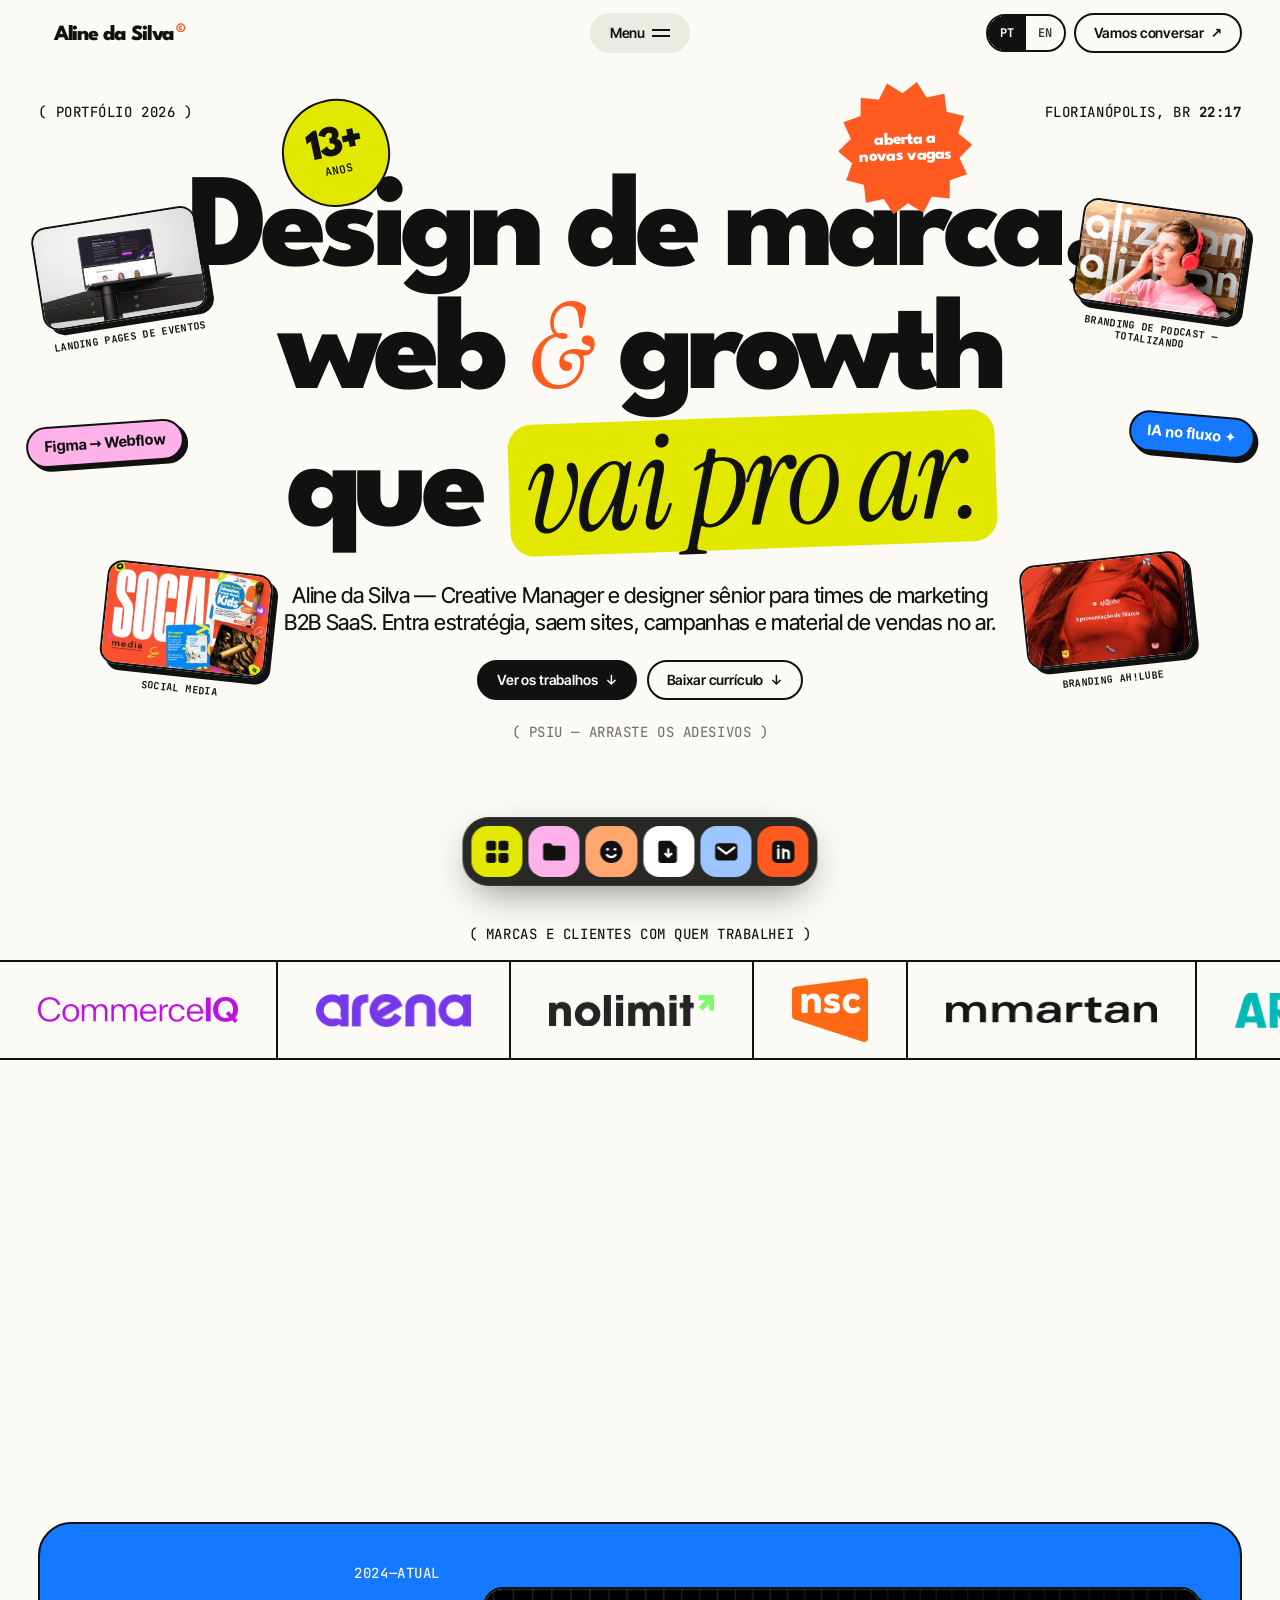
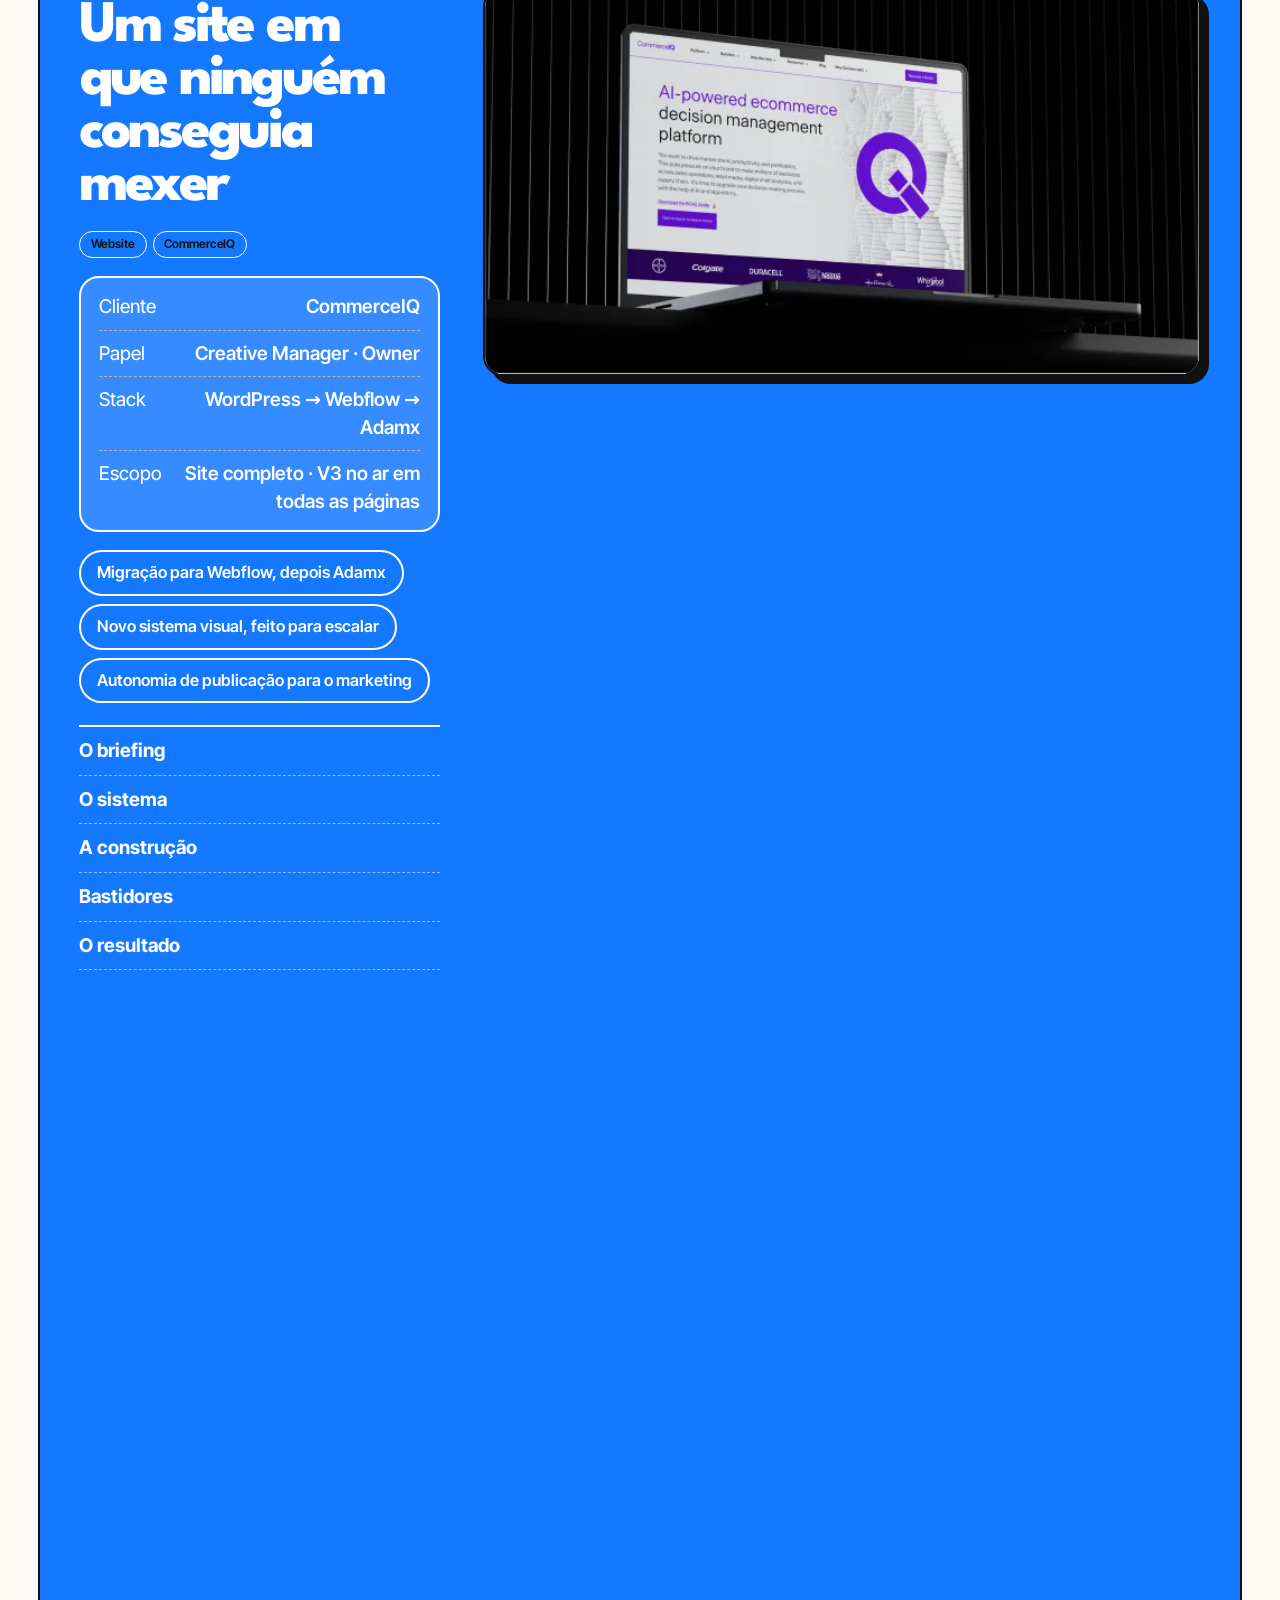
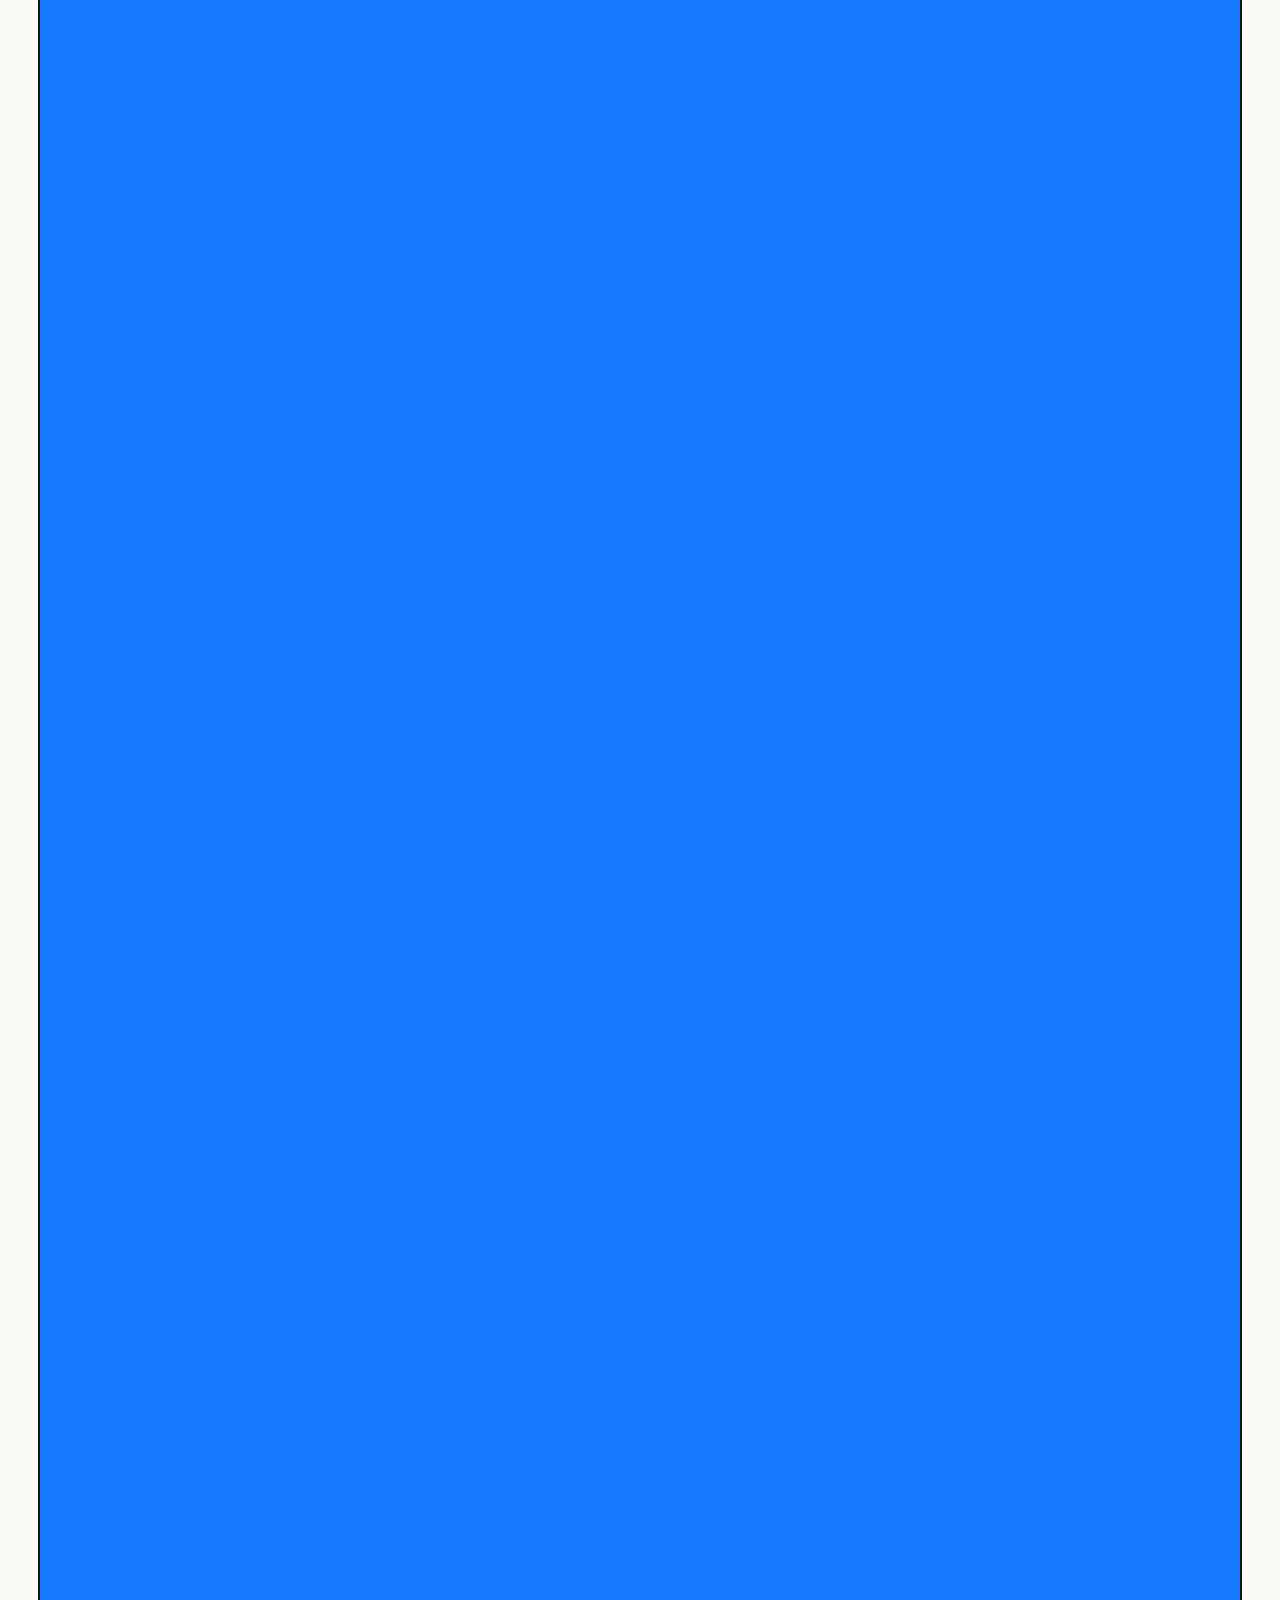
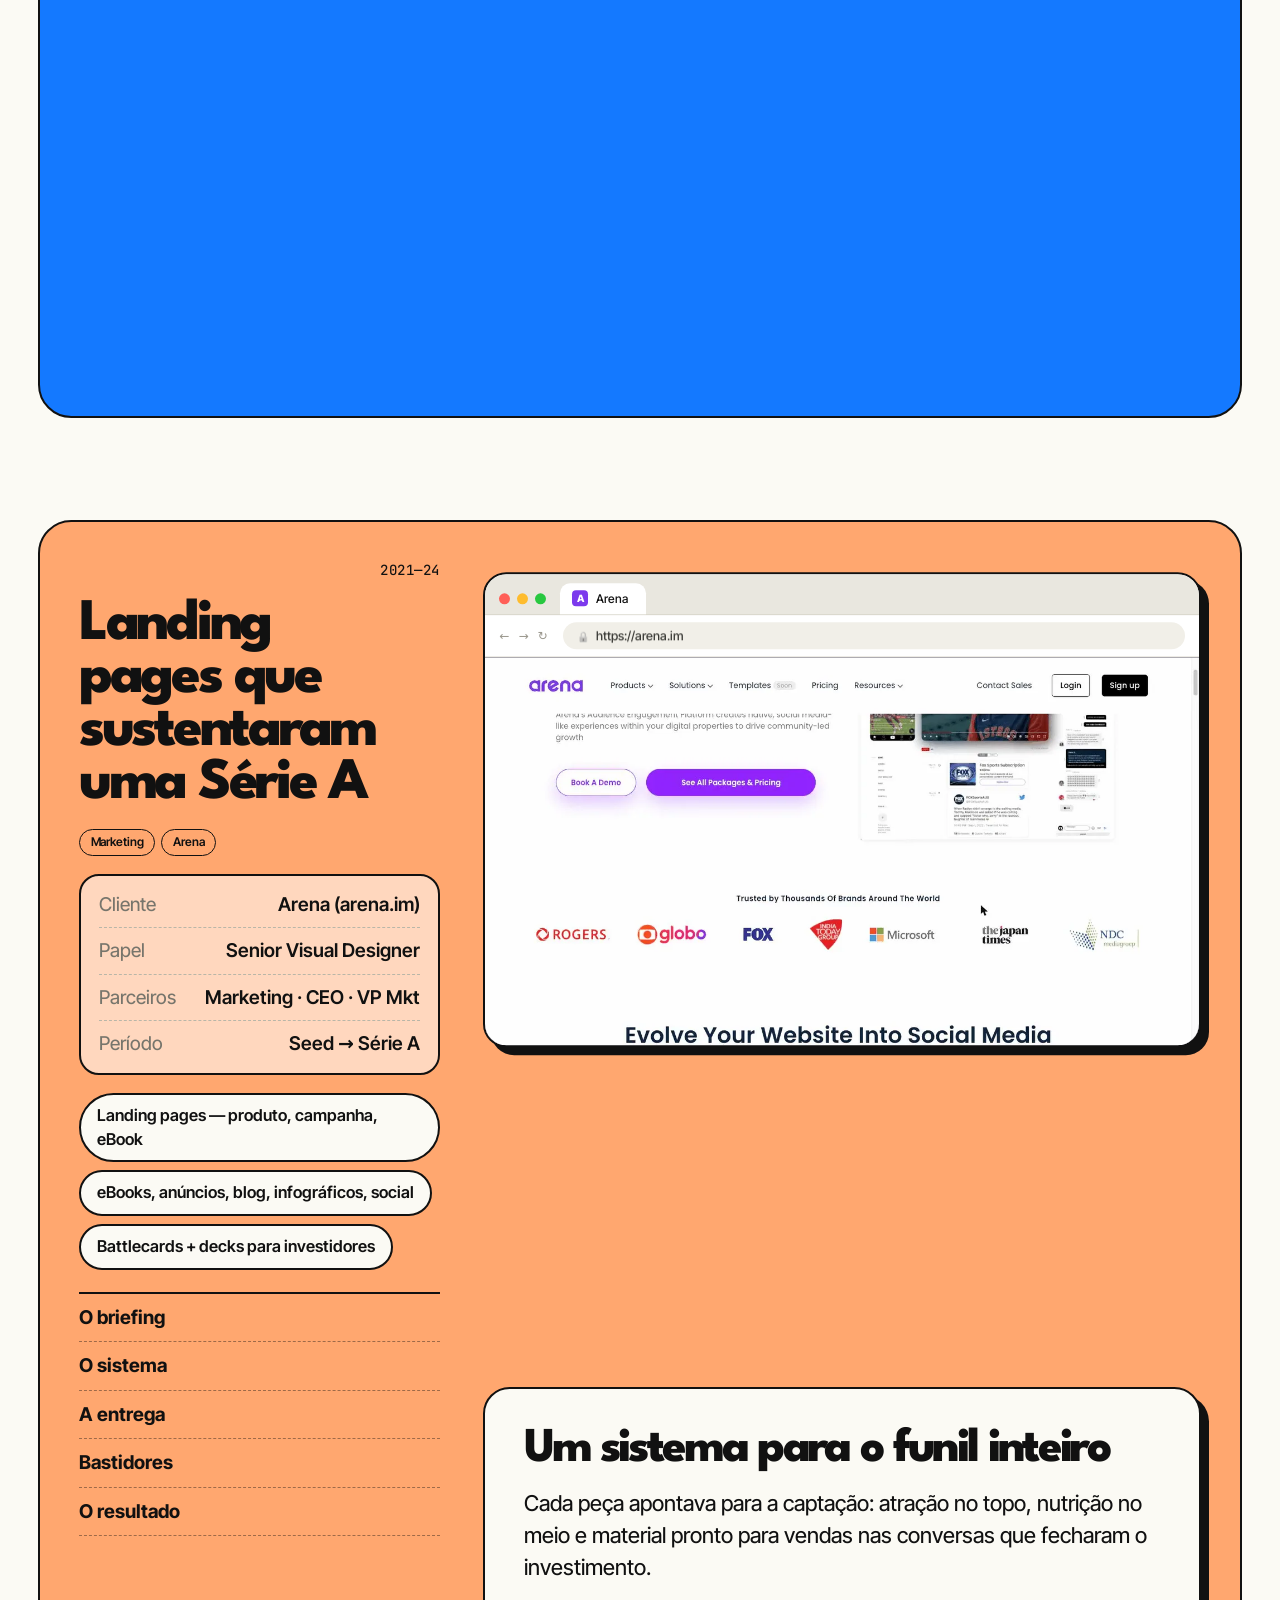
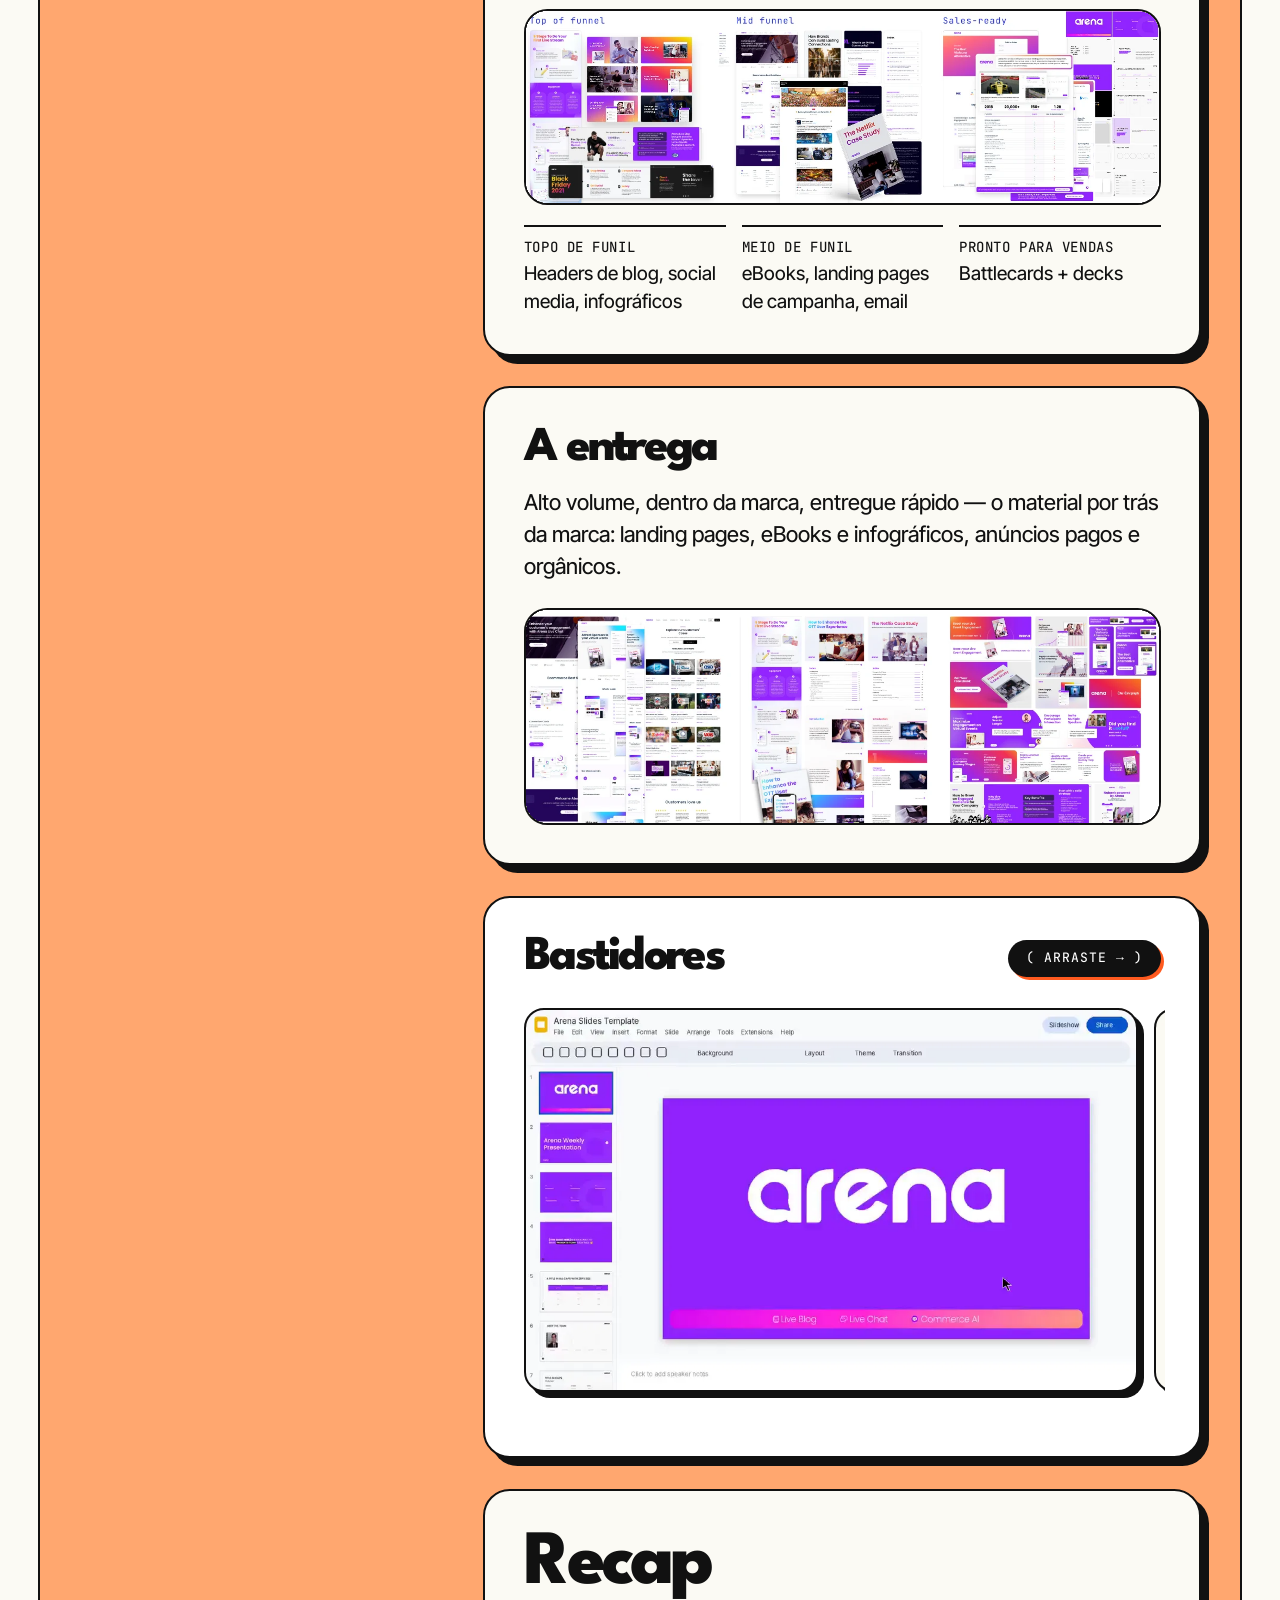
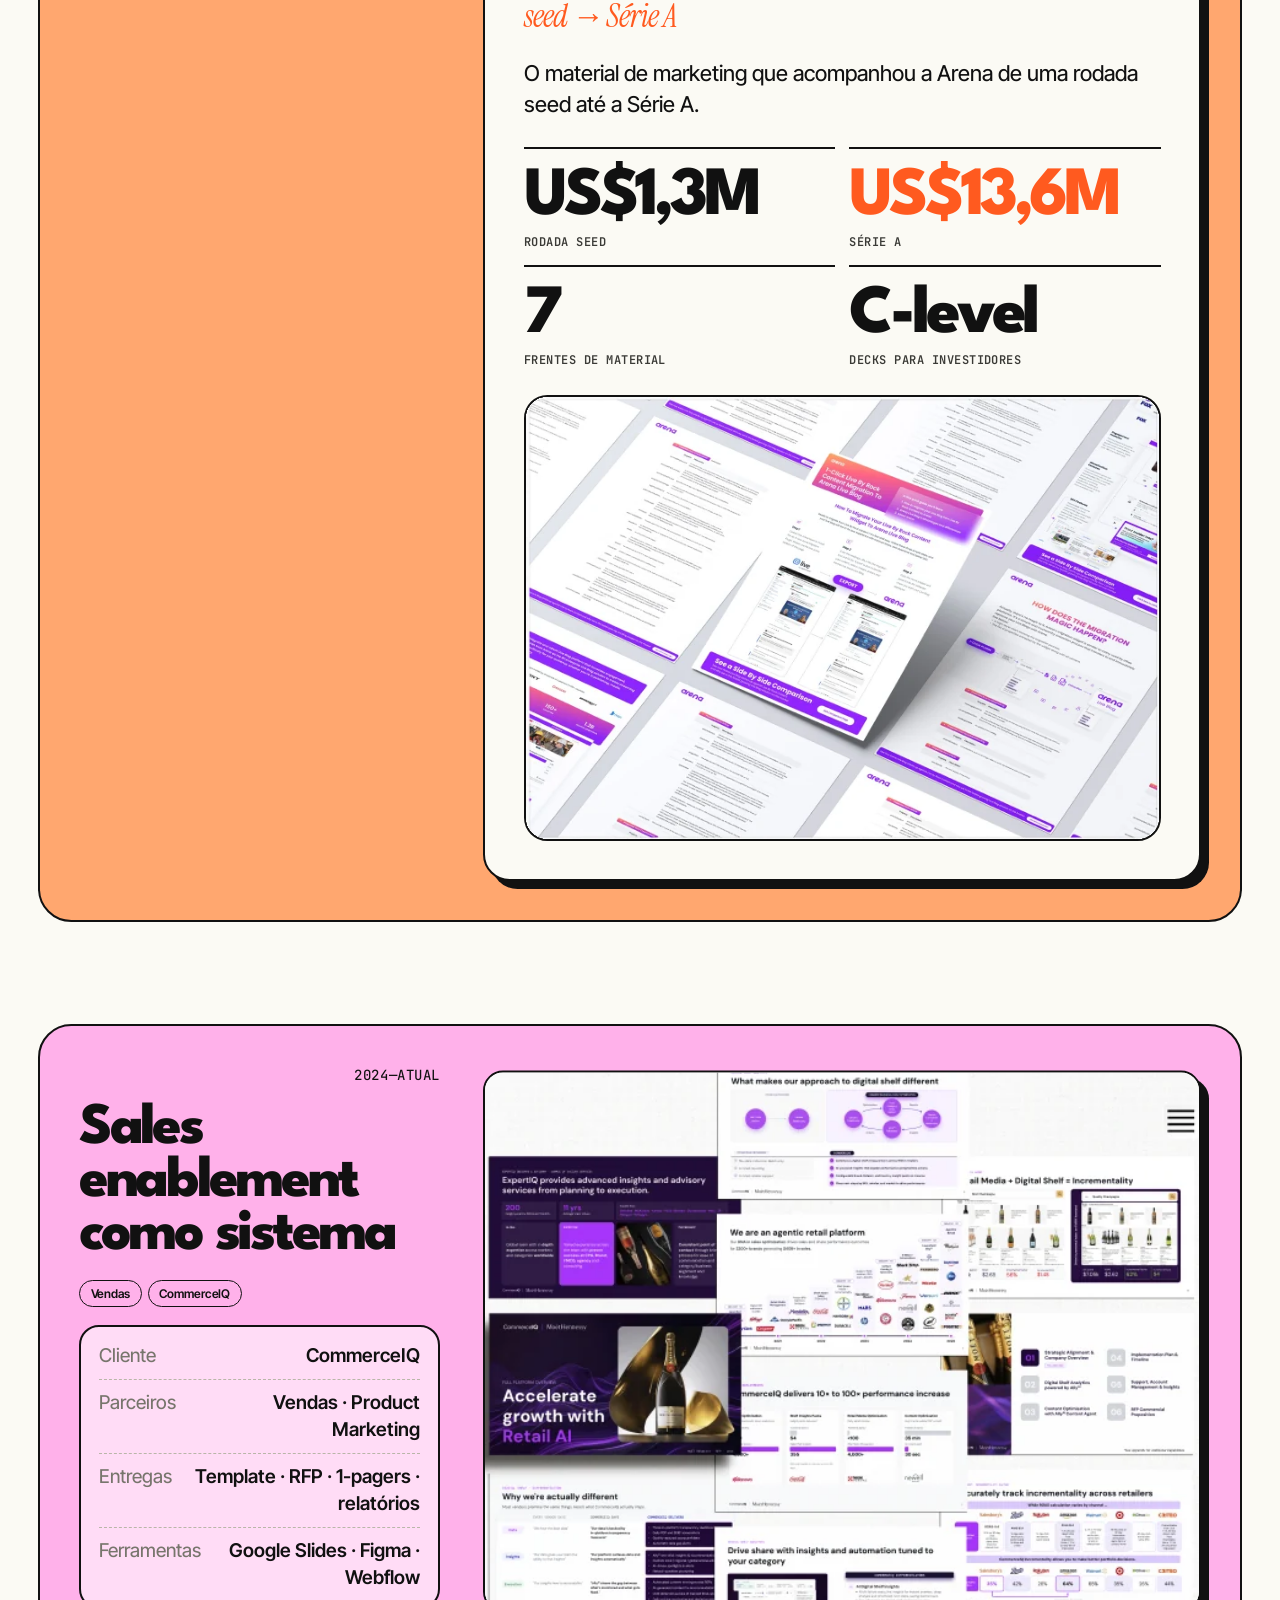
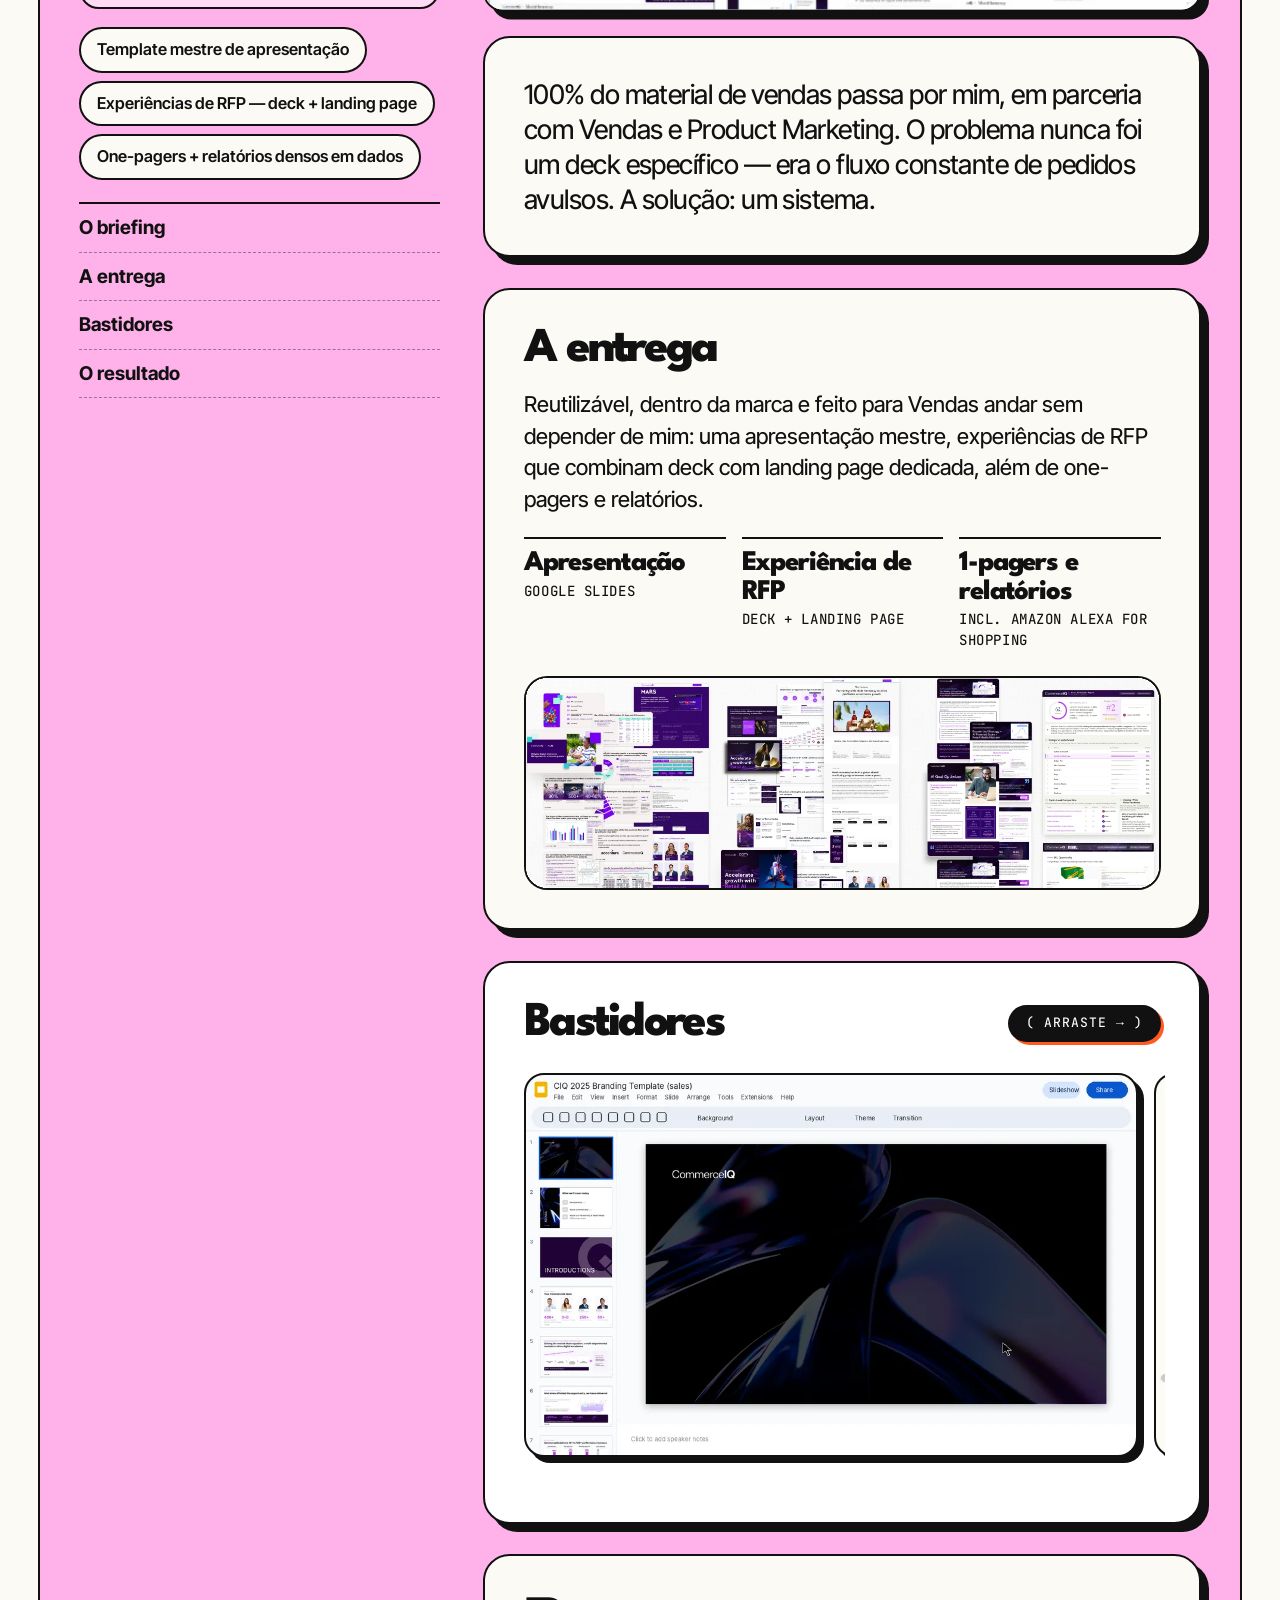
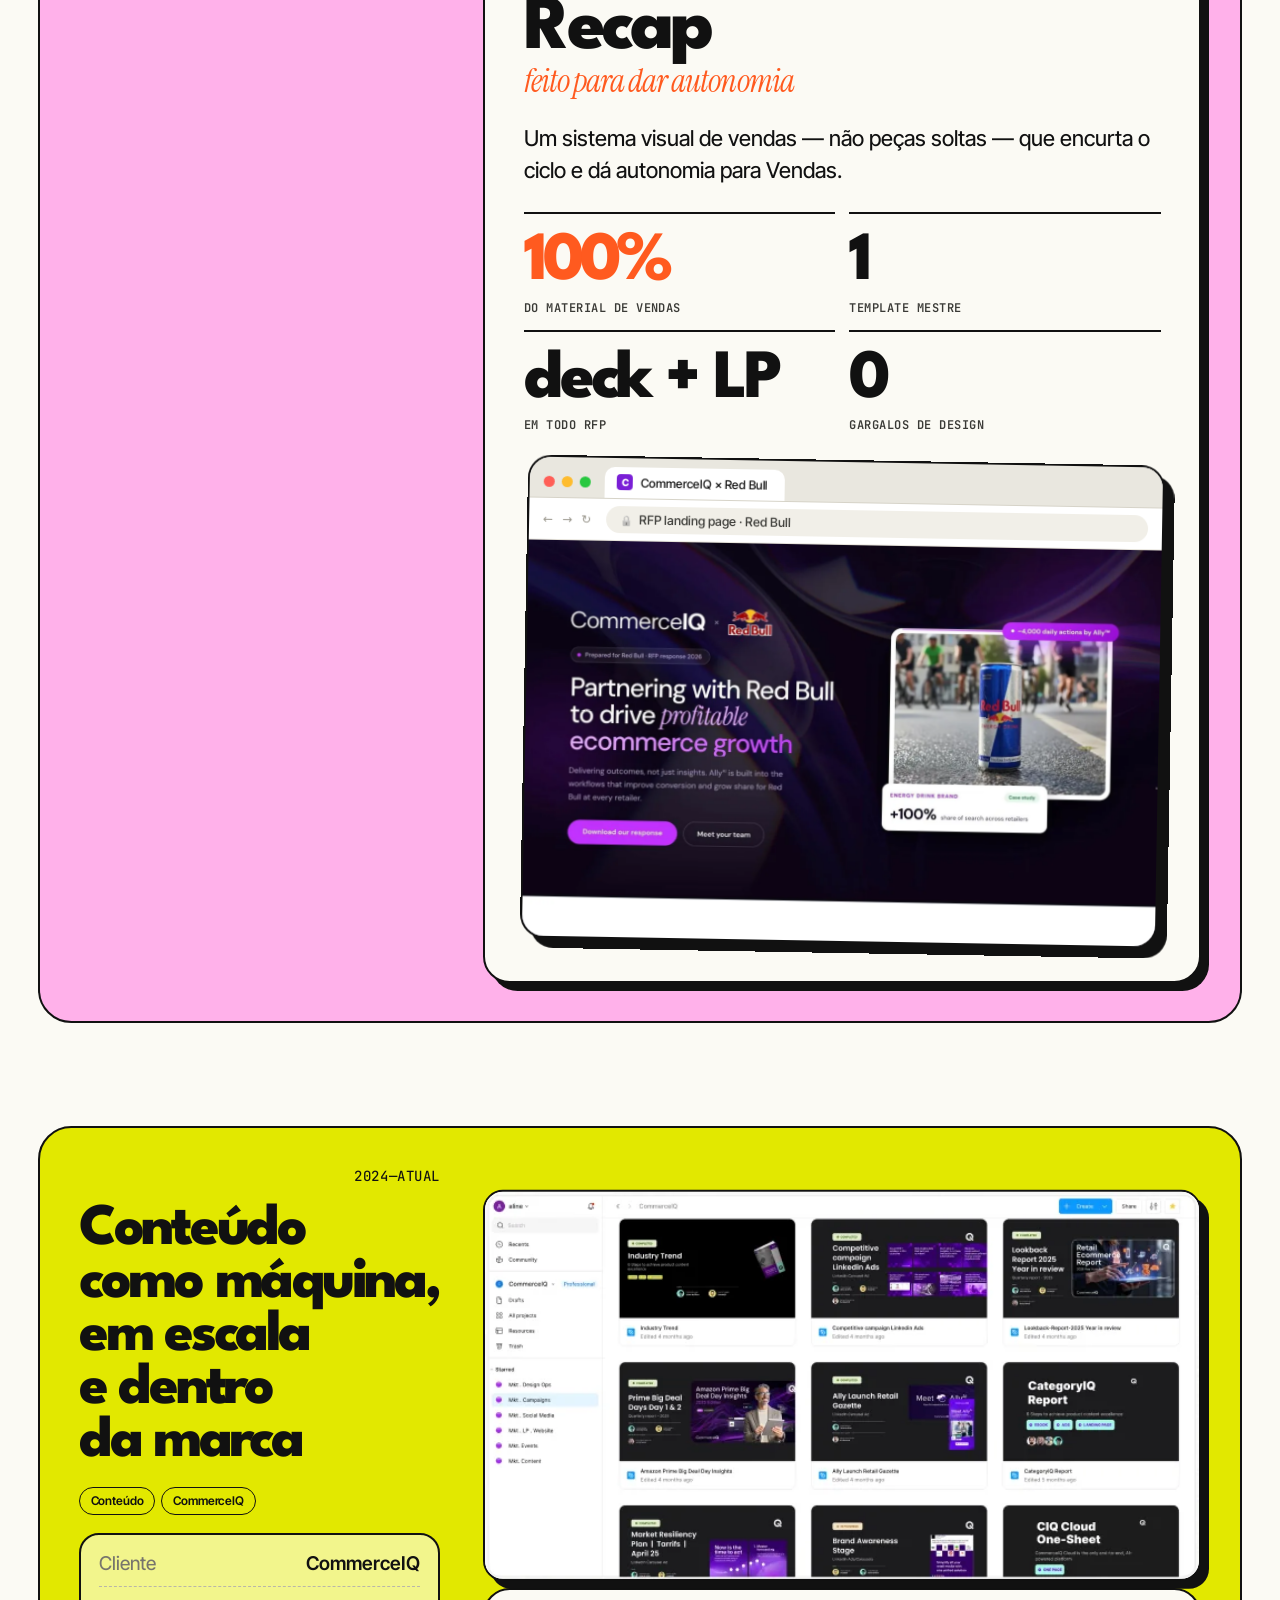
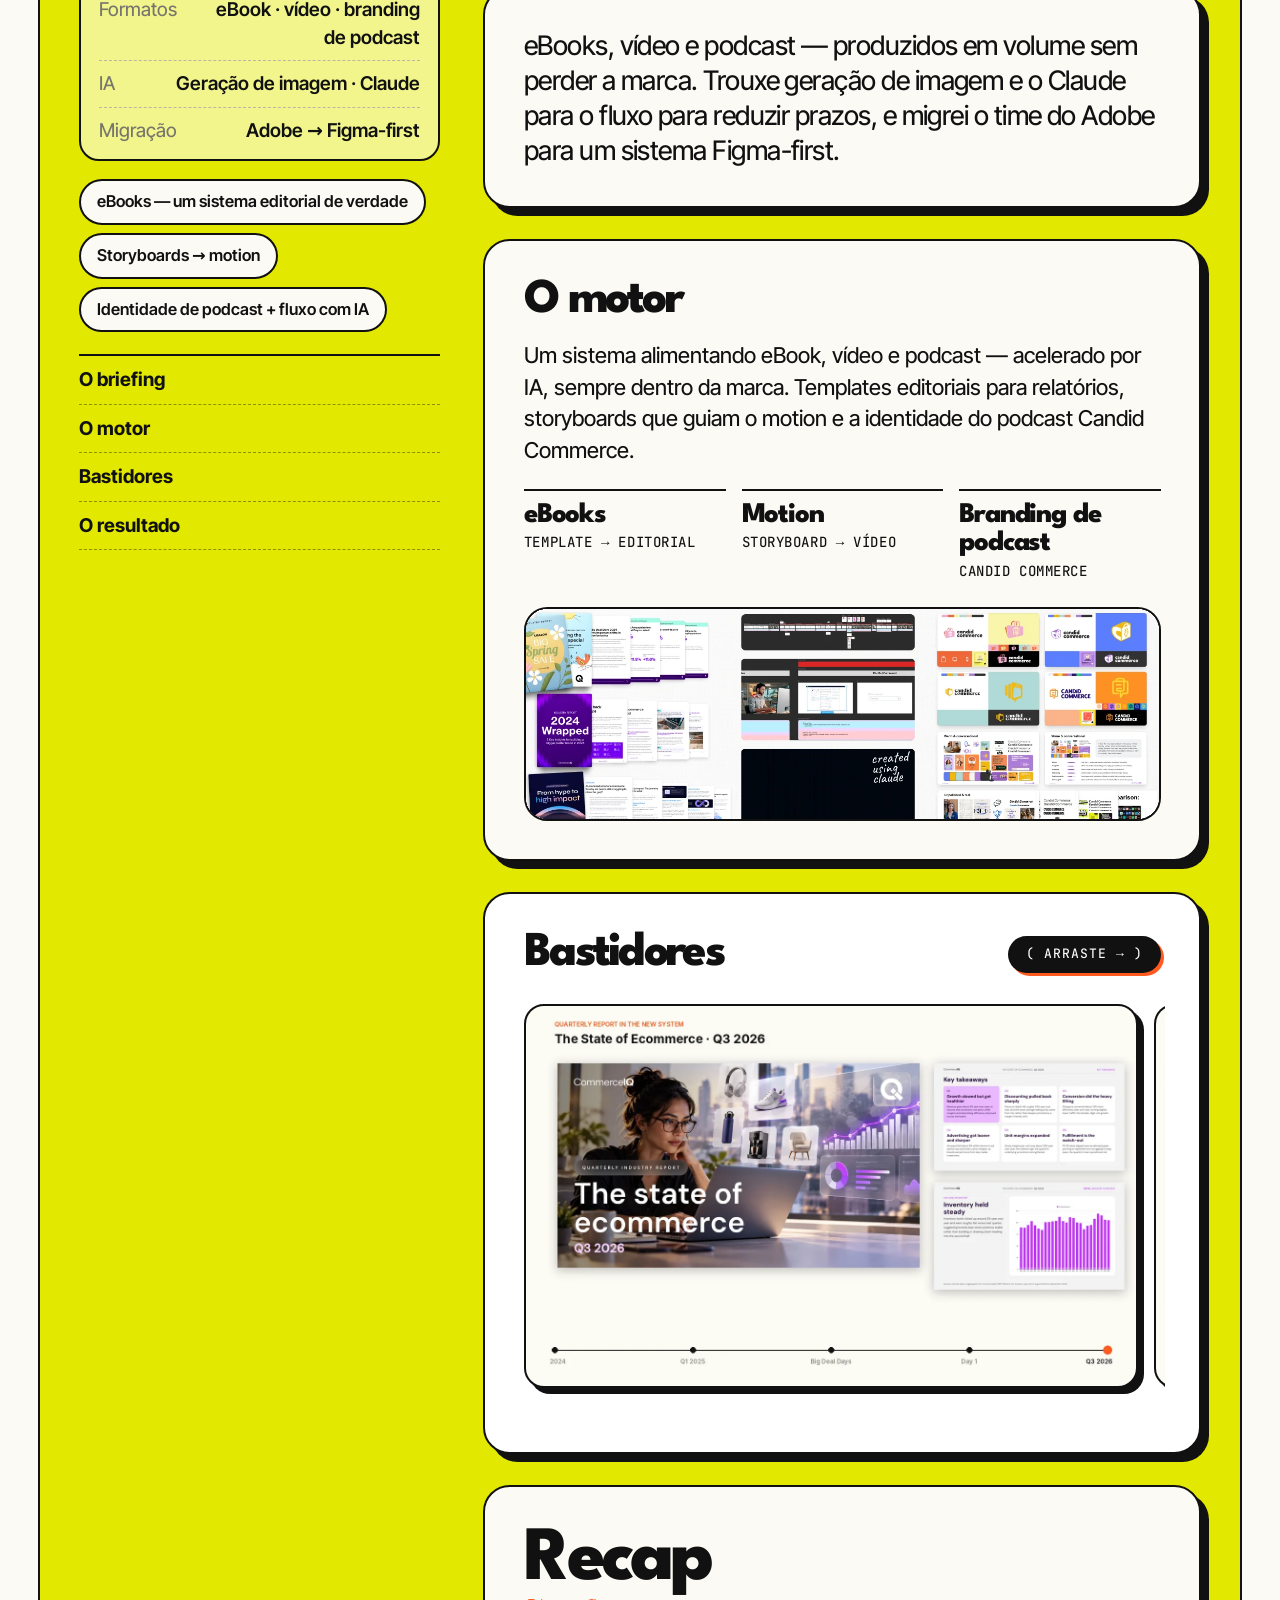
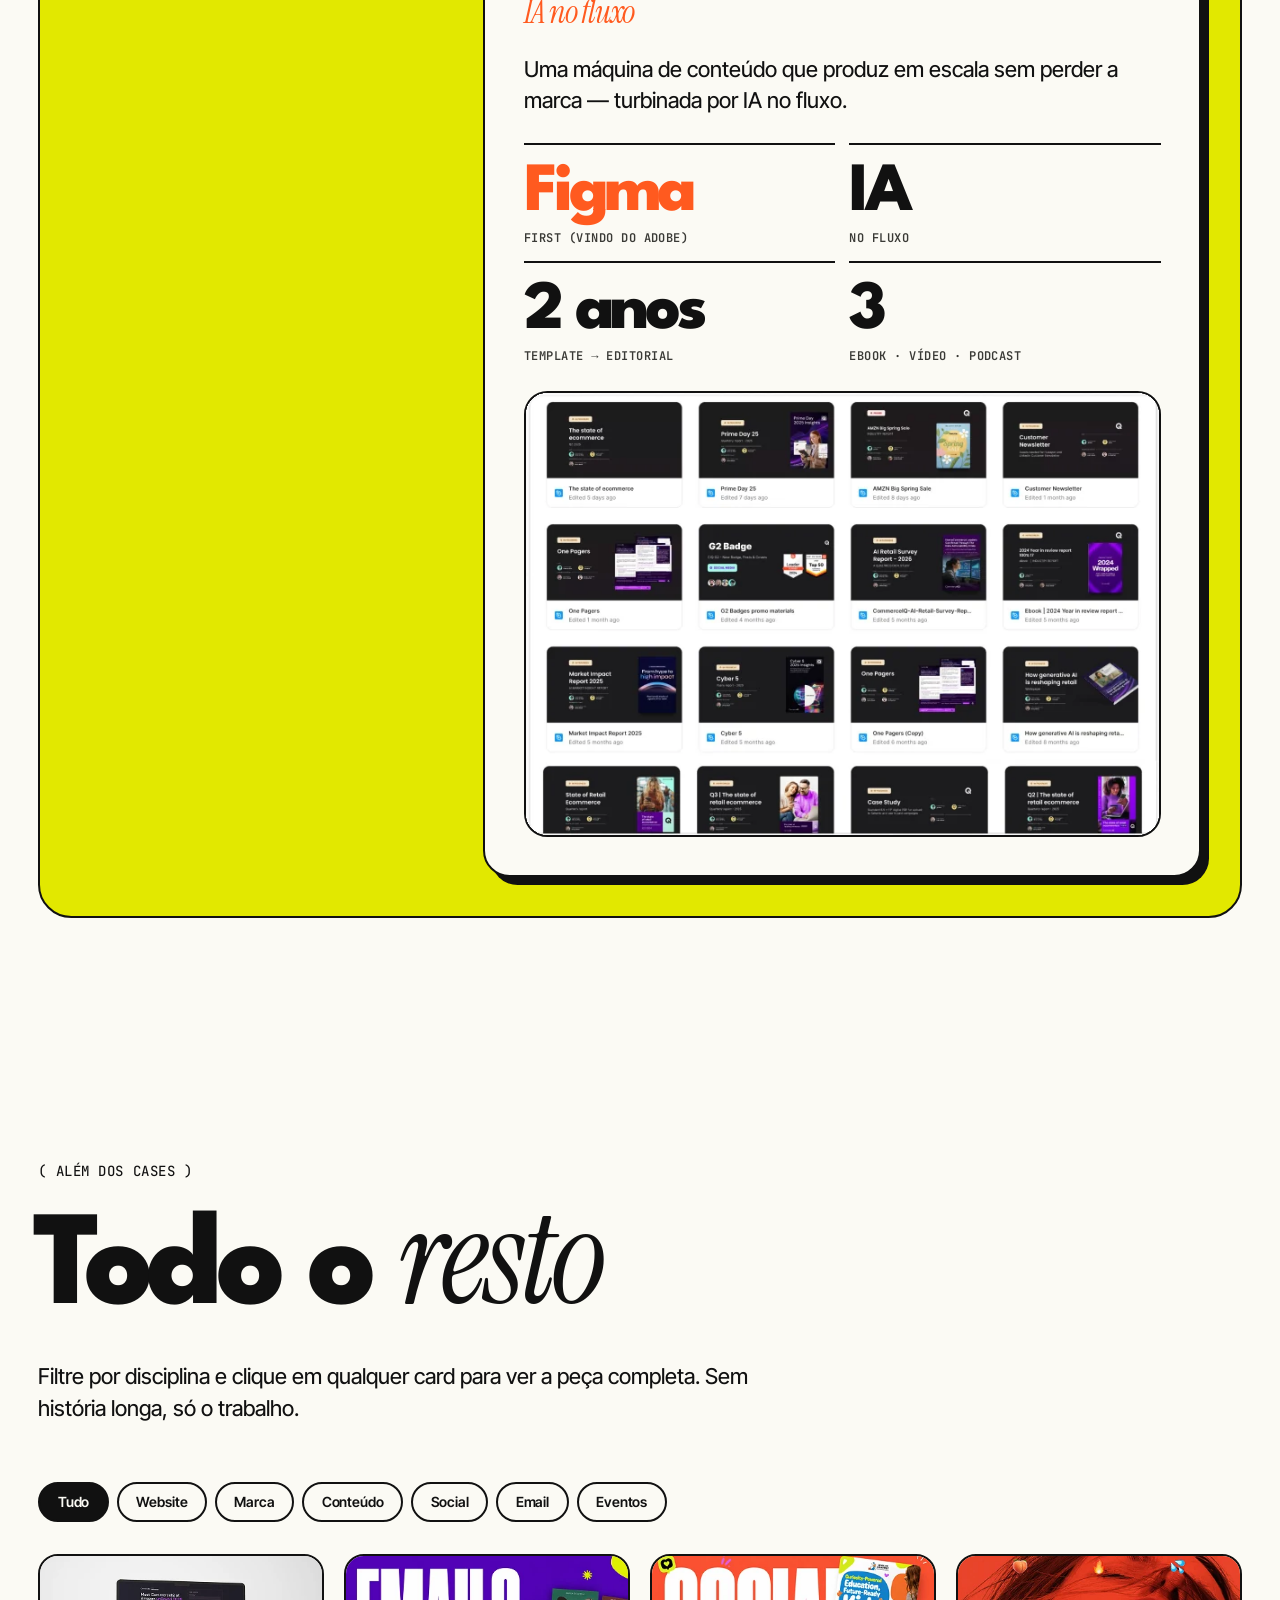
<file: pt/index.html>
<!DOCTYPE html>
<html lang="pt-BR" class="no-js">
<head>
<meta charset="utf-8">
<!-- Google Analytics (GA4) + Google Tag Manager -->
<script async src="https://www.googletagmanager.com/gtag/js?id=G-J86SF5BR2J"></script>
<script async src="https://www.googletagmanager.com/gtm.js?id=GTM-TVB2PXB4"></script>
<script>
  window.dataLayer = window.dataLayer || [];
  function gtag(){dataLayer.push(arguments);}
  gtag('js', new Date());
  gtag('config', 'G-J86SF5BR2J');
</script>
<!-- End Google Tag Manager -->
<meta name="google-site-verification" content="I-gGxGEXdivBfOB4JiU8xKTFjiCUjBI_UH9YMmNfj4s">
<meta name="viewport" content="width=device-width, initial-scale=1">
<title>Aline da Silva — Creative Manager e Designer Sênior de Marca, Marketing e Web | Remoto, Brasil</title>
<meta name="description" content="Portfólio de Aline da Silva, Creative Manager e designer sênior de marca, marketing, web e growth com mais de 13 anos de experiência em B2B SaaS. Figma, Webflow, WordPress, HubSpot e IA. Remoto, do Brasil.">
<meta name="author" content="Aline da Silva">
<meta name="robots" content="index, follow, max-image-preview:large">
<link rel="canonical" href="https://alinehojesou.github.io/pt/">
<link rel="alternate" hreflang="en" href="https://alinehojesou.github.io/">
<link rel="alternate" hreflang="pt-BR" href="https://alinehojesou.github.io/pt/">
<link rel="alternate" hreflang="x-default" href="https://alinehojesou.github.io/">
<meta property="og:type" content="profile">
<meta property="og:title" content="Aline da Silva — Creative Manager e Designer Sênior de Marca, Marketing e Web | Remoto, Brasil">
<meta property="og:description" content="Portfólio de Aline da Silva, Creative Manager e designer sênior de marca, marketing, web e growth com mais de 13 anos de experiência em B2B SaaS. Figma, Webflow, WordPress, HubSpot e IA. Remoto, do Brasil.">
<meta property="og:url" content="https://alinehojesou.github.io/pt/">
<meta property="og:image" content="https://alinehojesou.github.io/assets/img/og-pt.jpg?v=2">
<meta property="og:image:width" content="1200"><meta property="og:image:height" content="630">
<meta property="og:image:alt" content="Aline da Silva — Creative Manager e Designer Sênior de Marca, Marketing e Web | Remoto, Brasil">
<meta property="og:site_name" content="Aline da Silva">
<meta name="twitter:image" content="https://alinehojesou.github.io/assets/img/og-pt.jpg?v=2">
<meta property="og:locale" content="pt_BR">
<meta name="twitter:card" content="summary_large_image">
<meta name="theme-color" content="#fbfaf4">
<link rel="icon" href="../assets/img/favicon.svg?v=202611171902" type="image/svg+xml">
<link rel="preload" href="../assets/fonts/spartan.woff2" as="font" type="font/woff2" crossorigin>
<link rel="preload" href="../assets/fonts/serif-italic.woff2" as="font" type="font/woff2" crossorigin>
<link rel="stylesheet" href="../assets/css/style.css?v=202611171902">
<script>(function(d){var c='js',s=0;try{s=sessionStorage.getItem('seen')}catch(e){}if(!s&&!matchMedia('(prefers-reduced-motion: reduce)').matches)c+=' loading';d.className=c;setTimeout(function(){if(!window.__init)d.className='no-js'},6000)})(document.documentElement)</script>
<script type="application/ld+json">[{"@context": "https://schema.org", "@type": "ProfilePage", "@id": "https://alinehojesou.github.io/pt/#page", "url": "https://alinehojesou.github.io/pt/", "name": "Aline da Silva — Creative Manager e Designer Sênior de Marca, Marketing e Web | Remoto, Brasil", "inLanguage": "pt-BR", "dateModified": "2026-11-16", "mainEntity": {"@id": "https://alinehojesou.github.io/#aline"}}, {"@context": "https://schema.org", "@type": "Person", "@id": "https://alinehojesou.github.io/#aline", "name": "Aline da Silva", "url": "https://alinehojesou.github.io/", "image": "https://alinehojesou.github.io/assets/img/cases/aline.webp", "jobTitle": "Creative Manager", "description": "Portfólio de Aline da Silva, Creative Manager e designer sênior de marca, marketing, web e growth com mais de 13 anos de experiência em B2B SaaS. Figma, Webflow, WordPress, HubSpot e IA. Remoto, do Brasil.", "worksFor": {"@type": "Organization", "name": "CommerceIQ", "url": "https://www.commerceiq.ai"}, "address": {"@type": "PostalAddress", "addressLocality": "Florianópolis", "addressRegion": "SC", "addressCountry": "BR"}, "knowsLanguage": ["pt-BR", "en"], "alumniOf": {"@type": "CollegeOrUniversity", "name": "Universidade Estácio de Sá"}, "award": ["Prêmio NSC de Comunicação 2019 — Imagem/Design", "Prêmio NSC de Comunicação 2019 — Projeto Multimídia"], "hasOccupation": {"@type": "Occupation", "name": "Senior Brand, Marketing & Web Designer", "skills": "Brand design, marketing design, growth design, web design, Figma, Webflow, WordPress, HubSpot, Adobe Creative Cloud, landing pages, sales enablement, email marketing, creative direction, team leadership, AI-assisted creative workflows"}, "knowsAbout": ["Brand design", "Marketing design", "Growth design", "Web design", "Webflow", "WordPress", "Figma", "HubSpot", "Sales enablement", "B2B SaaS marketing", "Landing pages", "Email marketing", "Creative direction", "AI-assisted design workflows", "Retail media"], "sameAs": ["https://www.linkedin.com/in/aline-da-silva", "https://www.behance.net/hojesoualine", "https://github.com/alinehojesou"]}, {"@context": "https://schema.org", "@type": "FAQPage", "inLanguage": "pt-BR", "mainEntity": [{"@type": "Question", "name": "Para que tipo de vaga a Aline da Silva está aberta?", "acceptedAnswer": {"@type": "Answer", "text": "Vagas sêniores e mão na massa em que o design move marketing e growth: Senior Brand Designer, Senior Marketing Designer, Growth Designer, Brand & Web Designer, Marketing Web Designer, Design Lead, Creative Lead e Creative Manager."}}, {"@type": "Question", "name": "Onde ela mora e trabalha remotamente?", "acceptedAnswer": {"@type": "Answer", "text": "Florianópolis, Brasil (UTC−3). Trabalha 100% remoto e atua com times de B2B SaaS dos EUA desde 2020, com sobreposição de horário com as costas leste e oeste americanas."}}, {"@type": "Question", "name": "O que ela desenha e constrói?", "acceptedAnswer": {"@type": "Answer", "text": "Sites de marketing e landing pages (desenhados no Figma, construídos em Webflow e WordPress), sistemas de marca, campanhas, decks de sales enablement e experiências de RFP, eBooks e relatórios, email no HubSpot, materiais de eventos e storyboards de motion."}}, {"@type": "Question", "name": "Em quais setores ela já atuou?", "acceptedAnswer": {"@type": "Answer", "text": "B2B SaaS, IA, ecommerce e retail media (CommerceIQ), live streaming e martech (Arena), além de agências, consultorias de marca e um dos maiores grupos de mídia do Brasil."}}, {"@type": "Question", "name": "Como ela usa IA no trabalho de design?", "acceptedAnswer": {"@type": "Answer", "text": "Claude e geração de imagem fazem parte do fluxo diário — para conceito de campanhas, landing pages e decks dentro da marca, animações em HTML e produção mais rápida — sem perder o acabamento."}}, {"@type": "Question", "name": "Em quais idiomas ela trabalha?", "acceptedAnswer": {"@type": "Answer", "text": "Português (nativo) e inglês (profissional; foi professora de inglês)."}}]}, {"@context": "https://schema.org", "@type": "ItemList", "name": "Trabalhos selecionados", "itemListElement": [{"@type": "ListItem", "position": 1, "item": {"@type": "CreativeWork", "name": "Um site em que ninguém conseguia mexer", "url": "https://alinehojesou.github.io/pt/#commerceiq-website", "description": "O site da CommerceIQ rodava em WordPress com temas HTML rígidos — até reordenar uma seção exigia um desenvolvedor e um ticket de vários dias. Planejei o site como um sistema vivo e o reconstruí em três gerações, cada uma reduzindo a dependência de dev e elevando o nível do design.", "creator": {"@id": "https://alinehojesou.github.io/#aline"}}}, {"@type": "ListItem", "position": 2, "item": {"@type": "CreativeWork", "name": "Landing pages que sustentaram uma Série A", "url": "https://alinehojesou.github.io/pt/#arena-marketing", "description": "A Arena é uma plataforma de engajamento para live streaming usada por Vans, Fox Sports, Meta, Nubank e TV Globo. Enquanto a empresa captava a próxima rodada, o marketing precisava manter o funil cheio — e eu desenhei praticamente todas as peças que o alimentavam.", "creator": {"@id": "https://alinehojesou.github.io/#aline"}}}, {"@type": "ListItem", "position": 3, "item": {"@type": "CreativeWork", "name": "Sales enablement como sistema", "url": "https://alinehojesou.github.io/pt/#commerceiq-sales", "description": "100% do material de vendas passa por mim, em parceria com Vendas e Product Marketing. O problema nunca foi um deck específico — era o fluxo constante de pedidos avulsos. A solução: um sistema.", "creator": {"@id": "https://alinehojesou.github.io/#aline"}}}, {"@type": "ListItem", "position": 4, "item": {"@type": "CreativeWork", "name": "Conteúdo como máquina, em escala e dentro da marca", "url": "https://alinehojesou.github.io/pt/#commerceiq-content", "description": "eBooks, vídeo e podcast — produzidos em volume sem perder a marca. Trouxe geração de imagem e o Claude para o fluxo para reduzir prazos, e migrei o time do Adobe para um sistema Figma-first.", "creator": {"@id": "https://alinehojesou.github.io/#aline"}}}]}]</script>
</head>
<body>
<noscript><iframe src="https://www.googletagmanager.com/ns.html?id=GTM-TVB2PXB4" height="0" width="0" style="display:none;visibility:hidden" title="Google Tag Manager"></iframe></noscript>
<div class="loader" aria-hidden="true"><span class="loader-name">Aline da Silva<sup>©</sup></span><b class="loader-n">0</b><span class="mono">( Portfólio 2026 )</span></div>
<a class="skip" href="#main">Pular para o conteúdo</a>
<header class="top">
  <a class="brand" href="#main">Aline da Silva<sup>©</sup></a>
  <nav aria-label="Menu"><button class="pill menu-btn" type="button" aria-expanded="false" aria-controls="navlist">Menu <i></i></button>
    <ul id="navlist"><li><a href="#work"><span class="mono">(01)</span>Cases</a></li><li><a href="#more"><span class="mono">(02)</span>Arquivo</a></li><li><a href="#about"><span class="mono">(03)</span>Sobre</a></li><li><a href="#experience"><span class="mono">(04)</span>Experiência</a></li><li><a href="#resume"><span class="mono">(05)</span>Currículo</a></li><li><a href="#contact"><span class="mono">(06)</span>Contato</a></li></ul></nav>
  <div class="top-r"><div class="lang" role="group" aria-label="Language / Idioma"><span aria-current="true">PT</span><a href="../" hreflang="en" lang="en" title="English">EN</a></div>
  <a class="pill talk-btn" href="#contact">Vamos conversar <span aria-hidden="true">↗</span></a></div>
</header>
<main id="main">
<section class="hero">
  <div class="hero-meta mono"><span>( Portfólio 2026 )</span><span>Florianópolis, BR <b class="clock"></b></span></div>
  <h1><span class="sr">Aline da Silva — Creative Manager · Designer de Marca, Marketing e Web · Growth. </span>Design de marca, web <i>&amp;</i> growth que <em>vai pro ar.</em></h1>
  <p class="sub">Aline da Silva — Creative Manager e designer sênior para times de marketing B2B SaaS. Entra estratégia, saem sites, campanhas e material de vendas no ar.</p>
  <div class="cta"><a class="pill solid" href="#work">Ver os trabalhos <span aria-hidden="true">↓</span></a><a class="pill" href="../assets/Aline-da-Silva-Curriculo.pdf?v=202611171902" download>Baixar currículo <span aria-hidden="true">↓</span></a></div>
  <p class="hint mono" aria-hidden="true">( psiu — arraste os adesivos )</p>
  <div class="stickers"><a class="stk thumb s1" href="#more" data-slug="events" data-title="Landing pages de eventos" draggable="false"><img src="../assets/img/work/events-thumb.webp?v=202611171902" alt="" width="720" height="450" draggable="false"><span>Landing pages de eventos</span></a><a class="stk thumb s2" href="#more" data-slug="social-media" data-title="Social media" draggable="false"><img src="../assets/img/work/social-media-thumb.webp?v=202611171902" alt="" width="720" height="450" draggable="false"><span>Social media</span></a><a class="stk thumb s3" href="#more" data-slug="podcast-branding-totalizando" data-title="Branding de podcast — Totalizando" draggable="false"><img src="../assets/img/work/podcast-branding-totalizando-thumb.webp?v=202611171902" alt="" width="720" height="450" draggable="false"><span>Branding de podcast — Totalizando</span></a><a class="stk thumb s4" href="#more" data-slug="ah-lube-branding" data-title="Branding ah!lube" draggable="false"><img src="../assets/img/work/ah-lube-branding-thumb.webp?v=202611171902" alt="" width="720" height="450" draggable="false"><span>Branding ah!lube</span></a><span class="stk burst s5" aria-hidden="true"><b>aberta a<br>novas vagas</b></span><span class="stk coin s6" aria-hidden="true"><b>13+</b>anos</span><span class="stk tag s7 pinkbg" aria-hidden="true">Figma → Webflow</span><span class="stk tag s8 bluebg" aria-hidden="true">IA no fluxo ✦</span></div>
</section>

<section class="logos" aria-label="Marcas e clientes com quem trabalhei">
  <p class="mono center">( Marcas e clientes com quem trabalhei )</p>
  <div class="marquee"><ul><li><img src="../assets/img/logos/commerceiq.webp?v=202611171902" alt="CommerceIQ" style="width:200px" width="200" height="26" loading="lazy" decoding="async"></li><li><img src="../assets/img/logos/arena.webp?v=202611171902" alt="Arena" style="width:155px" width="155" height="33" loading="lazy" decoding="async"></li><li><img src="../assets/img/logos/nolimit.webp?v=202611171902" alt="NoLimit Creatives" style="width:165px" width="165" height="31" loading="lazy" decoding="async"></li><li><img src="../assets/img/logos/nsc.webp?v=202611171902" alt="NSC Comunicação" style="width:76px" width="76" height="64" loading="lazy" decoding="async"></li><li><img src="../assets/img/logos/mmartan.webp?v=202611171902" alt="mmartan" style="width:211px" width="211" height="26" loading="lazy" decoding="async"></li><li><img src="../assets/img/logos/artex.webp?v=202611171902" alt="Artex" style="width:147px" width="147" height="35" loading="lazy" decoding="async"></li><li><img src="../assets/img/logos/goldbar.webp?v=202611171902" alt="Gold Bar" style="width:87px" width="87" height="60" loading="lazy" decoding="async"></li><li><img src="../assets/img/logos/mormaii.webp?v=202611171902" alt="Mormaii" style="width:98px" width="98" height="53" loading="lazy" decoding="async"></li><li><img src="../assets/img/logos/mormaii-fitness.webp?v=202611171902" alt="Studio Mormaii Fitness" style="width:82px" width="82" height="63" loading="lazy" decoding="async"></li><li><img src="../assets/img/logos/carioca.webp?v=202611171902" alt="Carioca Calçados" style="width:135px" width="135" height="39" loading="lazy" decoding="async"></li><li><img src="../assets/img/logos/unicred.webp?v=202611171902" alt="Unicred" style="width:186px" width="186" height="28" loading="lazy" decoding="async"></li><li><img src="../assets/img/logos/techsc.webp?v=202611171902" alt="Tech SC" style="width:81px" width="81" height="64" loading="lazy" decoding="async"></li><li><img src="../assets/img/logos/basiqe.webp?v=202611171902" alt="Basiqe Beauty" style="width:126px" width="126" height="41" loading="lazy" decoding="async"></li><li><img src="../assets/img/logos/supportpets.webp?v=202611171902" alt="Support Pets" style="width:155px" width="155" height="33" loading="lazy" decoding="async"></li><li><img src="../assets/img/logos/ecohiny.webp?v=202611171902" alt="Eco Hiny" style="width:103px" width="103" height="51" loading="lazy" decoding="async"></li><li aria-hidden="true"><img src="../assets/img/logos/commerceiq.webp?v=202611171902" alt="" style="width:200px" width="200" height="26" loading="lazy" decoding="async"></li><li aria-hidden="true"><img src="../assets/img/logos/arena.webp?v=202611171902" alt="" style="width:155px" width="155" height="33" loading="lazy" decoding="async"></li><li aria-hidden="true"><img src="../assets/img/logos/nolimit.webp?v=202611171902" alt="" style="width:165px" width="165" height="31" loading="lazy" decoding="async"></li><li aria-hidden="true"><img src="../assets/img/logos/nsc.webp?v=202611171902" alt="" style="width:76px" width="76" height="64" loading="lazy" decoding="async"></li><li aria-hidden="true"><img src="../assets/img/logos/mmartan.webp?v=202611171902" alt="" style="width:211px" width="211" height="26" loading="lazy" decoding="async"></li><li aria-hidden="true"><img src="../assets/img/logos/artex.webp?v=202611171902" alt="" style="width:147px" width="147" height="35" loading="lazy" decoding="async"></li><li aria-hidden="true"><img src="../assets/img/logos/goldbar.webp?v=202611171902" alt="" style="width:87px" width="87" height="60" loading="lazy" decoding="async"></li><li aria-hidden="true"><img src="../assets/img/logos/mormaii.webp?v=202611171902" alt="" style="width:98px" width="98" height="53" loading="lazy" decoding="async"></li><li aria-hidden="true"><img src="../assets/img/logos/mormaii-fitness.webp?v=202611171902" alt="" style="width:82px" width="82" height="63" loading="lazy" decoding="async"></li><li aria-hidden="true"><img src="../assets/img/logos/carioca.webp?v=202611171902" alt="" style="width:135px" width="135" height="39" loading="lazy" decoding="async"></li><li aria-hidden="true"><img src="../assets/img/logos/unicred.webp?v=202611171902" alt="" style="width:186px" width="186" height="28" loading="lazy" decoding="async"></li><li aria-hidden="true"><img src="../assets/img/logos/techsc.webp?v=202611171902" alt="" style="width:81px" width="81" height="64" loading="lazy" decoding="async"></li><li aria-hidden="true"><img src="../assets/img/logos/basiqe.webp?v=202611171902" alt="" style="width:126px" width="126" height="41" loading="lazy" decoding="async"></li><li aria-hidden="true"><img src="../assets/img/logos/supportpets.webp?v=202611171902" alt="" style="width:155px" width="155" height="33" loading="lazy" decoding="async"></li><li aria-hidden="true"><img src="../assets/img/logos/ecohiny.webp?v=202611171902" alt="" style="width:103px" width="103" height="51" loading="lazy" decoding="async"></li></ul></div>
</section>

<section id="work" class="wrap">
  <header class="sec-head reveal"><p class="mono">( Trabalhos selecionados )</p><h2>Trabalhos <em>selecionados</em></h2><p class="lead">Websites, marketing, vendas e conteúdo — como o trabalho foi planejado, construído e o que entregou.</p></header>
  
<article class="cb blue" id="commerceiq-website">
  <aside class="cb-side">
    <div class="case-top"><span class="mono yr">2024—Atual</span></div>
    <h3>Um site em que ninguém conseguia mexer</h3>
    <span class="tags"><span class="pill sm">Website</span><span class="pill sm">CommerceIQ</span></span>
    <div class="spec"><dl><div><dt>Cliente</dt><dd>CommerceIQ</dd></div><div><dt>Papel</dt><dd>Creative Manager · Owner</dd></div><div><dt>Stack</dt><dd>WordPress → Webflow → Adamx</dd></div><div><dt>Escopo</dt><dd>Site completo · V3 no ar em todas as páginas</dd></div></dl></div>
    <ul class="chips"><li>Migração para Webflow, depois Adamx</li><li>Novo sistema visual, feito para escalar</li><li>Autonomia de publicação para o marketing</li></ul>
    <nav class="cb-toc" aria-label="Case sections"><a href="#commerceiq-website-1">O briefing</a><a href="#commerceiq-website-2">O sistema</a><a href="#commerceiq-website-3">A construção</a><a href="#commerceiq-website-4">Bastidores</a><a href="#commerceiq-website-5">O resultado</a></nav>
  </aside>
  <div class="cb-flow">
    <figure class="case-shot"><img src="../assets/img/cases/c1-hero.webp?v=202611171902" alt="Homepage do site da CommerceIQ em um laptop" width="637" height="344" loading="lazy" decoding="async"></figure>
    <section class="chap reveal" id="commerceiq-website-1"><p class="lead big">O site da CommerceIQ rodava em WordPress com temas HTML rígidos — até reordenar uma seção exigia um desenvolvedor e um ticket de vários dias. Planejei o site como um sistema vivo e o reconstruí em três gerações, cada uma reduzindo a dependência de dev e elevando o nível do design.</p></section><section class="chap reveal" id="commerceiq-website-2"><h4>Três gerações, um sistema</h4><p class="lead">Em vez de um único redesign, planejei o site como um sistema vivo que melhora a cada trimestre — cada geração trocando dependência de dev por autonomia.</p><div class="gens"><figure class="gen"><span class="pill sm">Antes</span><img src="../assets/img/cases/c1-before.webp?v=202611171902" alt="Antes — Temas rígidos, mudanças só via dev." width="269" height="320" loading="lazy" decoding="async"><figcaption>Temas rígidos, mudanças só via dev.</figcaption></figure><figure class="gen"><span class="pill sm">V1</span><img src="../assets/img/cases/c1-v1.webp?v=202611171902" alt="V1 — Autonomia — publicar em horas." width="269" height="320" loading="lazy" decoding="async"><figcaption>Autonomia — publicar em horas.</figcaption></figure><figure class="gen"><span class="pill sm">V2</span><img src="../assets/img/cases/c1-v2.webp?v=202611171902" alt="V2 — De folheto → experiência viva." width="269" height="320" loading="lazy" decoding="async"><figcaption>De folheto → experiência viva.</figcaption></figure><figure class="gen"><span class="pill sm">V3</span><img src="../assets/img/cases/c1-v3.webp?v=202611171902" alt="V3 — O site inteiro, refeito por mim." width="269" height="320" loading="lazy" decoding="async"><figcaption>O site inteiro, refeito por mim.</figcaption></figure></div></section><section class="chap reveal" id="commerceiq-website-3"><h4>A construção</h4><p class="lead">Desenhado e construído em três plataformas, cada breakpoint e animação feitos à mão, sobre um sistema de componentes reutilizáveis que tornou a migração V1 → V2 quase sem esforço: atualizando os componentes, a maioria das páginas se atualizava junto.</p><ul class="cols"><li><strong>Migração</strong><span class="mono">WordPress → Webflow</span></li><li><strong>Rebrand + IA</strong><span class="mono">HTML/CSS · Claude</span></li><li><strong>V3 · Adamx</strong><span class="mono">Figma → HTML</span></li></ul><figure class="wide"><img src="../assets/img/cases/c1-build.webp?v=202611171902" alt="CMS do Webflow, biblioteca de componentes e páginas do site da CommerceIQ" width="1267" height="410" loading="lazy" decoding="async"></figure></section><section class="chap chap-strip reveal" id="commerceiq-website-4"><div class="strip-head"><h4>Bastidores</h4><span class="mono">( arraste → )</span></div><div class="strip" tabindex="0"><figure class="slot filled cmp" style="--ar:16/10;--pos:50%"><video class="cmp-a" src="../assets/video/ciq-site-b.mp4?v=202611171902" poster="../assets/img/cases/ciq-site-poster.webp?v=202611171902" autoplay muted loop playsinline preload="metadata" aria-hidden="true"></video><video class="cmp-b" src="../assets/img/cases/c1-3-before.mp4?v=202611171902" poster="../assets/img/cases/c1-3-before-poster.webp?v=202611171902" autoplay muted loop playsinline preload="metadata" aria-hidden="true"></video><span class="cmp-tag cmp-l mono">Antes</span><span class="cmp-tag cmp-r mono">Depois</span><span class="cmp-line" aria-hidden="true"><i>⇄</i></span><input class="cmp-range" type="range" min="0" max="100" value="50" aria-label="Antes / Depois"></figure><figure class="slot filled" style="--ar:1440/952"><video src="../assets/img/cases/c1-1.mp4?v=202611171902" poster="../assets/img/cases/c1-1-poster.webp?v=202611171902" width="1440" height="952" autoplay muted loop playsinline preload="metadata" aria-label="Home V3, scroll completo"></video></figure><figure class="slot filled" style="--ar:1440/816"><video src="../assets/img/cases/c1-2.mp4?v=202611171902" poster="../assets/img/cases/c1-2-poster.webp?v=202611171902" width="1440" height="816" autoplay muted loop playsinline preload="metadata" aria-label="Webflow Designer"></video></figure><figure class="slot filled" style="--ar:1440/891"><video src="../assets/img/cases/c1-4.mp4?v=202611171902" poster="../assets/img/cases/c1-4-poster.webp?v=202611171902" width="1440" height="891" autoplay muted loop playsinline preload="metadata" aria-label="Landing page de campanha"></video></figure><figure class="slot filled" style="--ar:1440/892"><video src="../assets/img/cases/c1-5.mp4?v=202611171902" poster="../assets/img/cases/c1-5-poster.webp?v=202611171902" width="1440" height="892" autoplay muted loop playsinline preload="metadata" aria-label="Landing page de campanha de fim de ano"></video></figure><figure class="slot filled" style="--ar:1440/892"><video src="../assets/img/cases/c1-6.mp4?v=202611171902" poster="../assets/img/cases/c1-6-poster.webp?v=202611171902" width="1440" height="892" autoplay muted loop playsinline preload="metadata" aria-label="Interação / hover"></video></figure><figure class="slot filled imgslot" style="--ar:537/543"><img src="../assets/img/cases/c1-7.webp?v=202611171902" width="537" height="543" alt="Email: your site is live" loading="lazy" decoding="async"></figure></div></section><section class="chap reveal" id="commerceiq-website-5"><h4 class="recap">Recap <em>3 gerações em 2 anos</em></h4><p class="lead">Um site que o time publica sozinho, em um único sistema visual que escala para todas as propriedades.</p><ul class="bigstats"><li class=""><strong>3</strong><span>gerações do site</span></li><li class="hi"><strong>minutos</strong><span>para publicar, não dias</span></li><li class=""><strong>100%</strong><span>do site no ar na V3</span></li><li class=""><strong>0</strong><span>dependência de dev</span></li></ul><figure class="browser "><div class="browser-bar" aria-hidden="true"><span class="dots"><i></i><i></i><i></i></span><span class="tab"><b style="background:#8b2cf5">C</b>CommerceIQ</span></div><div class="browser-url" aria-hidden="true"><span class="nav">← → ↻</span><span class="addr"><span class="lock">🔒</span>https://www.commerceiq.ai</span></div><video class="browser-video" style="aspect-ratio:1280/710" src="../assets/video/ciq-site.mp4?v=202611171902" poster="../assets/img/cases/ciq-site-poster.webp?v=202611171902" width="1280" height="710" autoplay muted loop playsinline preload="metadata" aria-label="Navegação pelo site da CommerceIQ no ar, refeito na V3"></video><figcaption class="sr">Navegação pelo site da CommerceIQ no ar, refeito na V3</figcaption></figure></section>
  </div>
</article>
<article class="cb peach" id="arena-marketing">
  <aside class="cb-side">
    <div class="case-top"><span class="mono yr">2021—24</span></div>
    <h3>Landing pages que sustentaram uma Série A</h3>
    <span class="tags"><span class="pill sm">Marketing</span><span class="pill sm">Arena</span></span>
    <div class="spec"><dl><div><dt>Cliente</dt><dd>Arena (arena.im)</dd></div><div><dt>Papel</dt><dd>Senior Visual Designer</dd></div><div><dt>Parceiros</dt><dd>Marketing · CEO · VP Mkt</dd></div><div><dt>Período</dt><dd>Seed → Série A</dd></div></dl></div>
    <ul class="chips"><li>Landing pages — produto, campanha, eBook</li><li>eBooks, anúncios, blog, infográficos, social</li><li>Battlecards + decks para investidores</li></ul>
    <nav class="cb-toc" aria-label="Case sections"><a href="#arena-marketing-1">O briefing</a><a href="#arena-marketing-2">O sistema</a><a href="#arena-marketing-3">A entrega</a><a href="#arena-marketing-4">Bastidores</a><a href="#arena-marketing-5">O resultado</a></nav>
  </aside>
  <div class="cb-flow">
    <figure class="browser case-shot"><div class="browser-bar" aria-hidden="true"><span class="dots"><i></i><i></i><i></i></span><span class="tab"><b style="background:#7c3aed">A</b>Arena</span></div><div class="browser-url" aria-hidden="true"><span class="nav">← → ↻</span><span class="addr"><span class="lock">🔒</span>https://arena.im</span></div><video class="browser-video" style="aspect-ratio:1280/696" src="../assets/video/arena-site.mp4?v=202611171902" poster="../assets/img/cases/arena-site-poster.webp?v=202611171902" width="1280" height="696" autoplay muted loop playsinline preload="metadata" aria-label="Navegação pela landing page do site da Arena"></video><figcaption class="sr">Navegação pela landing page do site da Arena</figcaption></figure>
    <section class="chap reveal" id="arena-marketing-1"><p class="lead big">A Arena é uma plataforma de engajamento para live streaming usada por Vans, Fox Sports, Meta, Nubank e TV Globo. Enquanto a empresa captava a próxima rodada, o marketing precisava manter o funil cheio — e eu desenhei praticamente todas as peças que o alimentavam.</p></section><section class="chap reveal" id="arena-marketing-2"><h4>Um sistema para o funil inteiro</h4><p class="lead">Cada peça apontava para a captação: atração no topo, nutrição no meio e material pronto para vendas nas conversas que fecharam o investimento.</p><figure class="wide"><img src="../assets/img/cases/c2-funnel.webp?v=202611171902" alt="Peças da Arena de topo de funil, meio de funil e vendas" width="1165" height="352" loading="lazy" decoding="async"></figure><ul class="cols"><li><span class="mono">Topo de funil</span><span>Headers de blog, social media, infográficos</span></li><li><span class="mono">Meio de funil</span><span>eBooks, landing pages de campanha, email</span></li><li><span class="mono">Pronto para vendas</span><span>Battlecards + decks</span></li></ul></section><section class="chap reveal" id="arena-marketing-3"><h4>A entrega</h4><p class="lead">Alto volume, dentro da marca, entregue rápido — o material por trás da marca: landing pages, eBooks e infográficos, anúncios pagos e orgânicos.</p><figure class="wide"><img src="../assets/img/cases/c2-output.webp?v=202611171902" alt="Landing pages, eBooks, anúncios e social da Arena" width="1210" height="406" loading="lazy" decoding="async"></figure></section><section class="chap chap-strip reveal" id="arena-marketing-4"><div class="strip-head"><h4>Bastidores</h4><span class="mono">( arraste → )</span></div><div class="strip" tabindex="0"><figure class="slot filled" style="--ar:1280/800"><video src="../assets/img/cases/c2-3.mp4?v=202611171902" poster="../assets/img/cases/c2-3-poster.webp?v=202611171902" width="1280" height="800" autoplay muted loop playsinline preload="metadata" aria-label="Template de slides"></video></figure><figure class="slot filled" data-dots="6" data-dur="1.33333" data-w="1280" data-sp="22" style="--ar:1280/800"><video src="../assets/img/cases/c2-2.mp4?v=202611171902" poster="../assets/img/cases/c2-2-poster.webp?v=202611171902" width="1280" height="800" autoplay muted loop playsinline preload="metadata" aria-label="eBooks, página por página"></video><div class="dh" role="group" aria-label="Pages" style="--dy:96.50%;left:42.97%;right:42.97%"><span class="dh-ring"></span></div></figure><figure class="slot filled" style="--ar:1280/800"><video src="../assets/img/cases/c2-5.mp4?v=202611171902" poster="../assets/img/cases/c2-5-poster.webp?v=202611171902" width="1280" height="800" autoplay muted loop playsinline preload="metadata" aria-label="Feed social + carrosséis"></video></figure><figure class="slot filled imgslot" style="--ar:1920/1200"><img src="../assets/img/cases/c2-funnel-map.webp?v=202611171902" width="1920" height="1200" alt="Funnel map: Arena assets placed by funnel stage" loading="lazy" decoding="async"></figure><figure class="slot filled" style="--ar:1280/800"><video src="../assets/img/cases/c2-6.mp4?v=202611171902" poster="../assets/img/cases/c2-6-poster.webp?v=202611171902" width="1280" height="800" autoplay muted loop playsinline preload="metadata" aria-label="Battlecards"></video></figure><figure class="slot filled" style="--ar:1280/800"><video src="../assets/img/cases/c2-1.mp4?v=202611171902" poster="../assets/img/cases/c2-1-poster.webp?v=202611171902" width="1280" height="800" autoplay muted loop playsinline preload="metadata" aria-label="Landing pages em movimento"></video></figure></div></section><section class="chap reveal" id="arena-marketing-5"><h4 class="recap">Recap <em>seed → Série A</em></h4><p class="lead">O material de marketing que acompanhou a Arena de uma rodada seed até a Série A.</p><ul class="bigstats"><li class=""><strong>US$1,3M</strong><span>rodada seed</span></li><li class="hi"><strong>US$13,6M</strong><span>Série A</span></li><li class=""><strong>7</strong><span>frentes de material</span></li><li class=""><strong>C-level</strong><span>decks para investidores</span></li></ul><figure class="wide"><img src="../assets/img/cases/c2-result.webp?v=202611171902" alt="Battlecards e one-pagers da Arena" width="704" height="492" loading="lazy" decoding="async"></figure></section>
  </div>
</article>
<article class="cb pink" id="commerceiq-sales">
  <aside class="cb-side">
    <div class="case-top"><span class="mono yr">2024—Atual</span></div>
    <h3>Sales enablement como sistema</h3>
    <span class="tags"><span class="pill sm">Vendas</span><span class="pill sm">CommerceIQ</span></span>
    <div class="spec"><dl><div><dt>Cliente</dt><dd>CommerceIQ</dd></div><div><dt>Parceiros</dt><dd>Vendas · Product Marketing</dd></div><div><dt>Entregas</dt><dd>Template · RFP · 1-pagers · relatórios</dd></div><div><dt>Ferramentas</dt><dd>Google Slides · Figma · Webflow</dd></div></dl></div>
    <ul class="chips"><li>Template mestre de apresentação</li><li>Experiências de RFP — deck + landing page</li><li>One-pagers + relatórios densos em dados</li></ul>
    <nav class="cb-toc" aria-label="Case sections"><a href="#commerceiq-sales-1">O briefing</a><a href="#commerceiq-sales-2">A entrega</a><a href="#commerceiq-sales-3">Bastidores</a><a href="#commerceiq-sales-4">O resultado</a></nav>
  </aside>
  <div class="cb-flow">
    <figure class="case-shot"><img src="../assets/img/cases/c3-hero.webp?v=202611171902" alt="Slides do deck de vendas da CommerceIQ" width="582" height="438" loading="lazy" decoding="async"></figure>
    <section class="chap reveal" id="commerceiq-sales-1"><p class="lead big">100% do material de vendas passa por mim, em parceria com Vendas e Product Marketing. O problema nunca foi um deck específico — era o fluxo constante de pedidos avulsos. A solução: um sistema.</p></section><section class="chap reveal" id="commerceiq-sales-2"><h4>A entrega</h4><p class="lead">Reutilizável, dentro da marca e feito para Vendas andar sem depender de mim: uma apresentação mestre, experiências de RFP que combinam deck com landing page dedicada, além de one-pagers e relatórios.</p><ul class="cols"><li><strong>Apresentação</strong><span class="mono">Google Slides</span></li><li><strong>Experiência de RFP</strong><span class="mono">deck + landing page</span></li><li><strong>1-pagers e relatórios</strong><span class="mono">incl. Amazon Alexa for Shopping</span></li></ul><figure class="wide"><img src="../assets/img/cases/c3-output.webp?v=202611171902" alt="Template de apresentação, experiência de RFP e one-pagers da CommerceIQ" width="1225" height="406" loading="lazy" decoding="async"></figure></section><section class="chap chap-strip reveal" id="commerceiq-sales-3"><div class="strip-head"><h4>Bastidores</h4><span class="mono">( arraste → )</span></div><div class="strip" tabindex="0"><figure class="slot filled" style="--ar:1280/800"><video src="../assets/img/cases/c3-1.mp4?v=202611171902" poster="../assets/img/cases/c3-1-poster.webp?v=202611171902" width="1280" height="800" autoplay muted loop playsinline preload="metadata" aria-label="Biblioteca de layouts do template"></video></figure><figure class="slot filled" data-tl style="--ar:1280/800"><video src="../assets/img/cases/c3-2.mp4?v=202611171902" poster="../assets/img/cases/c3-2-poster.webp?v=202611171902" width="1280" height="800" autoplay muted loop playsinline preload="metadata" aria-label="Landing page de RFP"></video><div class="tl" role="group" aria-label="Timeline" style="--dy:68.8%"><button type="button" class="tl-b" data-t="0" style="left:5.47%" aria-label="LEGO" title="LEGO"></button><button type="button" class="tl-b" data-t="3.2" style="left:23.28%" aria-label="Coca-Cola" title="Coca-Cola"></button><button type="button" class="tl-b" data-t="6.4" style="left:41.09%" aria-label="Opella" title="Opella"></button><button type="button" class="tl-b" data-t="9.6" style="left:58.91%" aria-label="Coty" title="Coty"></button><button type="button" class="tl-b" data-t="12.8" style="left:76.72%" aria-label="Moët" title="Moët"></button><button type="button" class="tl-b" data-t="18.0" style="left:94.53%" aria-label="Red Bull" title="Red Bull"></button></div></figure><figure class="slot filled" style="--ar:1280/800"><video src="../assets/img/cases/c3-3.mp4?v=202611171902" poster="../assets/img/cases/c3-3-poster.webp?v=202611171902" width="1280" height="800" autoplay muted loop playsinline preload="metadata" aria-label="One-pagers"></video></figure><figure class="slot filled" style="--ar:1280/800"><video src="../assets/img/cases/c3-4.mp4?v=202611171902" poster="../assets/img/cases/c3-4-poster.webp?v=202611171902" width="1280" height="800" autoplay muted loop playsinline preload="metadata" aria-label="Apresentações de vendas · Company deck"></video></figure><figure class="slot filled" style="--ar:1280/800"><video src="../assets/img/cases/c3-5.mp4?v=202611171902" poster="../assets/img/cases/c3-5-poster.webp?v=202611171902" width="1280" height="800" autoplay muted loop playsinline preload="metadata" aria-label="Apresentações de vendas · Win Discovery and Conversion"></video></figure><figure class="slot filled" style="--ar:1280/800"><video src="../assets/img/cases/c3-6.mp4?v=202611171902" poster="../assets/img/cases/c3-6-poster.webp?v=202611171902" width="1280" height="800" autoplay muted loop playsinline preload="metadata" aria-label="Antes → depois do sistema"></video></figure></div></section><section class="chap reveal" id="commerceiq-sales-4"><h4 class="recap">Recap <em>feito para dar autonomia</em></h4><p class="lead">Um sistema visual de vendas — não peças soltas — que encurta o ciclo e dá autonomia para Vendas.</p><ul class="bigstats"><li class="hi"><strong>100%</strong><span>do material de vendas</span></li><li class=""><strong>1</strong><span>template mestre</span></li><li class=""><strong>deck + LP</strong><span>em todo RFP</span></li><li class=""><strong>0</strong><span>gargalos de design</span></li></ul><figure class="browser "><div class="browser-bar" aria-hidden="true"><span class="dots"><i></i><i></i><i></i></span><span class="tab"><b style="background:#7a1fd6">C</b>CommerceIQ × Red Bull</span></div><div class="browser-url" aria-hidden="true"><span class="nav">← → ↻</span><span class="addr"><span class="lock">🔒</span>RFP landing page · Red Bull</span></div><video class="browser-video" style="aspect-ratio:1280/800" src="../assets/video/rb-rfp.mp4?v=202611171902" poster="../assets/img/cases/c3-rb-poster.webp?v=202611171902" width="1280" height="800" autoplay muted loop playsinline preload="metadata" aria-label="Navegação pela landing page de RFP mais recente, feita para a Red Bull"></video><figcaption class="sr">Navegação pela landing page de RFP mais recente, feita para a Red Bull</figcaption></figure></section>
  </div>
</article>
<article class="cb lime" id="commerceiq-content">
  <aside class="cb-side">
    <div class="case-top"><span class="mono yr">2024—Atual</span></div>
    <h3>Conteúdo como máquina, em escala e dentro da marca</h3>
    <span class="tags"><span class="pill sm">Conteúdo</span><span class="pill sm">CommerceIQ</span></span>
    <div class="spec"><dl><div><dt>Cliente</dt><dd>CommerceIQ</dd></div><div><dt>Formatos</dt><dd>eBook · vídeo · branding de podcast</dd></div><div><dt>IA</dt><dd>Geração de imagem · Claude</dd></div><div><dt>Migração</dt><dd>Adobe → Figma-first</dd></div></dl></div>
    <ul class="chips"><li>eBooks — um sistema editorial de verdade</li><li>Storyboards → motion</li><li>Identidade de podcast + fluxo com IA</li></ul>
    <nav class="cb-toc" aria-label="Case sections"><a href="#commerceiq-content-1">O briefing</a><a href="#commerceiq-content-2">O motor</a><a href="#commerceiq-content-3">Bastidores</a><a href="#commerceiq-content-4">O resultado</a></nav>
  </aside>
  <div class="cb-flow">
    <figure class="case-shot"><img src="../assets/img/cases/c4-hero.webp?v=202611171902" alt="Workspace do Figma com arquivos de campanha da CommerceIQ" width="642" height="348" loading="lazy" decoding="async"></figure>
    <section class="chap reveal" id="commerceiq-content-1"><p class="lead big">eBooks, vídeo e podcast — produzidos em volume sem perder a marca. Trouxe geração de imagem e o Claude para o fluxo para reduzir prazos, e migrei o time do Adobe para um sistema Figma-first.</p></section><section class="chap reveal" id="commerceiq-content-2"><h4>O motor</h4><p class="lead">Um sistema alimentando eBook, vídeo e podcast — acelerado por IA, sempre dentro da marca. Templates editoriais para relatórios, storyboards que guiam o motion e a identidade do podcast Candid Commerce.</p><ul class="cols"><li><strong>eBooks</strong><span class="mono">template → editorial</span></li><li><strong>Motion</strong><span class="mono">storyboard → vídeo</span></li><li><strong>Branding de podcast</strong><span class="mono">Candid Commerce</span></li></ul><figure class="wide"><img src="../assets/img/cases/c4-output.webp?v=202611171902" alt="eBooks, storyboards de motion e branding do podcast Candid Commerce" width="1225" height="406" loading="lazy" decoding="async"></figure></section><section class="chap chap-strip reveal" id="commerceiq-content-3"><div class="strip-head"><h4>Bastidores</h4><span class="mono">( arraste → )</span></div><div class="strip" tabindex="0"><figure class="slot filled" data-tl style="--ar:1280/800"><video src="../assets/img/cases/c4-1.mp4?v=202611171902" poster="../assets/img/cases/c4-1-poster.webp?v=202611171902" width="1280" height="800" autoplay muted loop playsinline preload="metadata" aria-label="Evolução dos reports"></video><div class="tl" role="group" aria-label="Timeline" style="--dy:37.5%"><button type="button" class="tl-b" data-t="0.0" style="left:4.69%" aria-label="2024" title="2024"></button><button type="button" class="tl-b" data-t="4.2" style="left:27.34%" aria-label="Q1 2025" title="Q1 2025"></button><button type="button" class="tl-b" data-t="8.4" style="left:50.00%" aria-label="Big Deal Days" title="Big Deal Days"></button><button type="button" class="tl-b" data-t="12.600000000000001" style="left:72.66%" aria-label="Day 1" title="Day 1"></button><button type="button" class="tl-b" data-t="16.8" style="left:95.31%" aria-label="Q3 2026" title="Q3 2026"></button></div></figure><figure class="slot filled" data-tl style="--ar:1280/800"><video src="../assets/img/cases/c4-eb.mp4?v=202611171902" poster="../assets/img/cases/c4-eb-poster.webp?v=202611171902" width="1280" height="800" autoplay muted loop playsinline preload="metadata" aria-label="eBooks"></video><div class="tl" role="group" aria-label="Timeline" style="--dy:37.5%"><button type="button" class="tl-b" data-t="0.0" style="left:4.69%" aria-label="Turkey 5" title="Turkey 5"></button><button type="button" class="tl-b" data-t="4.2" style="left:50.00%" aria-label="2024 Wrapped" title="2024 Wrapped"></button><button type="button" class="tl-b" data-t="8.4" style="left:95.31%" aria-label="AI impact" title="AI impact"></button></div></figure><figure class="slot filled" style="--ar:1280/720"><video src="../assets/img/cases/c4-newell.mp4?v=202611171902" poster="../assets/img/cases/c4-newell-poster.webp?v=202611171902" width="1280" height="720" autoplay muted loop playsinline preload="metadata" aria-label="Vídeo de success story da Newell"></video></figure><figure class="slot filled" style="--ar:1280/720"><video src="../assets/img/cases/c4-2.mp4?v=202611171902" poster="../assets/img/cases/c4-2-poster.webp?v=202611171902" width="1280" height="720" autoplay muted loop playsinline preload="metadata" aria-label="Walkthrough do Ally for Sales Ops"></video></figure><figure class="slot filled" style="--ar:608/1080"><video src="../assets/img/cases/c4-3.mp4?v=202611171902" poster="../assets/img/cases/c4-3-poster.webp?v=202611171902" width="608" height="1080" autoplay muted loop playsinline preload="metadata" aria-label="Vídeo de divulgação de webinar"></video></figure><figure class="slot filled" data-dots="5" data-dur="2.45000" data-w="1000" data-sp="23.5" style="--ar:1200/900"><video src="../assets/img/cases/c4-candid.mp4?v=202611171902" poster="../assets/img/cases/c4-candid-poster.webp?v=202611171902" width="1200" height="900" autoplay muted loop playsinline preload="metadata" aria-label="Identidade Candid Commerce"></video><div class="dh" role="group" aria-label="Pages" style="--dy:96.00%;left:41.80%;right:41.80%"><span class="dh-ring"></span></div></figure><figure class="slot filled" style="--ar:1280/800"><video src="../assets/img/cases/c4-fig.mp4?v=202611171902" poster="../assets/img/cases/c4-fig-poster.webp?v=202611171902" width="1280" height="800" autoplay muted loop playsinline preload="metadata" aria-label="Workspace Figma-first"></video></figure><figure class="slot filled" style="--ar:1280/800"><video src="../assets/img/cases/c4-ai.mp4?v=202611171902" poster="../assets/img/cases/c4-ai-poster.webp?v=202611171902" width="1280" height="800" autoplay muted loop playsinline preload="metadata" aria-label="Fluxo com IA"></video></figure></div></section><section class="chap reveal" id="commerceiq-content-4"><h4 class="recap">Recap <em>IA no fluxo</em></h4><p class="lead">Uma máquina de conteúdo que produz em escala sem perder a marca — turbinada por IA no fluxo.</p><ul class="bigstats"><li class="hi"><strong>Figma</strong><span>first (vindo do Adobe)</span></li><li class=""><strong>IA</strong><span>no fluxo</span></li><li class=""><strong>2 anos</strong><span>template → editorial</span></li><li class=""><strong>3</strong><span>eBook · vídeo · podcast</span></li></ul><figure class="wide"><img src="../assets/img/cases/c4-result.webp?v=202611171902" alt="Grade de projetos de conteúdo da CommerceIQ no Figma" width="704" height="492" loading="lazy" decoding="async"></figure></section>
  </div>
</article>
</section>

<section id="more" class="wrap">
  <header class="sec-head reveal"><p class="mono">( Além dos cases )</p><h2>Todo o <em>resto</em></h2><p class="lead">Filtre por disciplina e clique em qualquer card para ver a peça completa. Sem história longa, só o trabalho.</p></header>
  <div class="filters" role="group" aria-label="Tipo"><button type="button" class="pill filter on" data-f="all" aria-pressed="true">Tudo</button><button type="button" class="pill filter" data-f="website" aria-pressed="false">Website</button><button type="button" class="pill filter" data-f="brand" aria-pressed="false">Marca</button><button type="button" class="pill filter" data-f="content" aria-pressed="false">Conteúdo</button><button type="button" class="pill filter" data-f="social" aria-pressed="false">Social</button><button type="button" class="pill filter" data-f="email" aria-pressed="false">Email</button><button type="button" class="pill filter" data-f="events" aria-pressed="false">Eventos</button></div>
  <ul class="grid"><li class="card" data-c="website events"><a href="../assets/img/work/events-1.webp?v=202611171902" data-slug="events" data-title="Landing pages de eventos" aria-label="Ver projeto: Landing pages de eventos">
<img src="../assets/img/work/events-thumb.webp?v=202611171902" alt="" width="408" height="250" loading="lazy" decoding="async">
<span class="card-t">Landing pages de eventos</span><span class="card-m">Website · Eventos · CommerceIQ<span class="mono yr">2024—hoje</span></span></a></li><li class="card" data-c="email"><a href="../assets/img/work/newsletter-1.webp?v=202611171902" data-slug="newsletter" data-title="Newsletters" aria-label="Ver projeto: Newsletters">
<img src="../assets/img/work/newsletter-thumb.webp?v=202611171902" alt="" width="408" height="250" loading="lazy" decoding="async">
<span class="card-t">Newsletters</span><span class="card-m">Email · NoLimit Creatives<span class="mono yr">2020—24</span></span></a></li><li class="card" data-c="social"><a href="../assets/img/work/social-media-1.webp?v=202611171902" data-slug="social-media" data-title="Social media" aria-label="Ver projeto: Social media">
<img src="../assets/img/work/social-media-thumb.webp?v=202611171902" alt="" width="408" height="250" loading="lazy" decoding="async">
<span class="card-t">Social media</span><span class="card-m">Social · NoLimit Creatives<span class="mono yr">2020—24</span></span></a></li><li class="card" data-c="brand social"><a href="../assets/img/work/ah-lube-branding-1.webp?v=202611171902" data-slug="ah-lube-branding" data-title="Branding ah!lube" aria-label="Ver projeto: Branding ah!lube">
<img src="../assets/img/work/ah-lube-branding-thumb.webp?v=202611171902" alt="" width="408" height="250" loading="lazy" decoding="async">
<span class="card-t">Branding ah!lube</span><span class="card-m">Marca · Social · Freelance<span class="mono yr">2021</span></span></a></li><li class="card" data-c="social"><a href="../assets/img/work/toda-mae-diz-instagram-1.webp?v=202611171902" data-slug="toda-mae-diz-instagram" data-title="Toda mãe diz — Instagram" aria-label="Ver projeto: Toda mãe diz — Instagram">
<img src="../assets/img/work/toda-mae-diz-instagram-thumb.webp?v=202611171902" alt="" width="408" height="250" loading="lazy" decoding="async">
<span class="card-t">Toda mãe diz — Instagram</span><span class="card-m">Social · Projeto pessoal<span class="mono yr">2021</span></span></a></li><li class="card" data-c="brand"><a href="../assets/img/work/podcast-branding-techsc-en-1.webp?v=202611171902" data-slug="podcast-branding-techsc-en" data-title="Branding de podcast — PodTech SC" aria-label="Ver projeto: Branding de podcast — PodTech SC">
<img src="../assets/img/work/podcast-branding-techsc-en-thumb.webp?v=202611171902" alt="" width="408" height="250" loading="lazy" decoding="async">
<span class="card-t">Branding de podcast — PodTech SC</span><span class="card-m">Marca · NSC Comunicação<span class="mono yr">2018—19</span></span></a></li><li class="card" data-c="brand"><a href="../assets/img/work/podcast-branding-totalizando-1.webp?v=202611171902" data-slug="podcast-branding-totalizando" data-title="Branding de podcast — Totalizando" aria-label="Ver projeto: Branding de podcast — Totalizando">
<img src="../assets/img/work/podcast-branding-totalizando-thumb.webp?v=202611171902" alt="" width="408" height="250" loading="lazy" decoding="async">
<span class="card-t">Branding de podcast — Totalizando</span><span class="card-m">Marca · NSC Comunicação<span class="mono yr">2019</span></span></a></li><li class="card" data-c="content"><a href="../assets/img/work/daily-newspaper-editorial-1.webp?v=202611171902" data-slug="daily-newspaper-editorial" data-title="Editorial de jornal diário" aria-label="Ver projeto: Editorial de jornal diário">
<img src="../assets/img/work/daily-newspaper-editorial-thumb.webp?v=202611171902" alt="" width="408" height="250" loading="lazy" decoding="async">
<span class="card-t">Editorial de jornal diário</span><span class="card-m">Conteúdo · NSC Comunicação<span class="mono yr">2018—19</span></span></a></li><li class="card" data-c="content"><a href="../assets/img/work/dr-blumenau-editoria-design-premio-nsc-2019-1.webp?v=202611171902" data-slug="dr-blumenau-editoria-design-premio-nsc-2019" data-title="Dr. Blumenau — design editorial · Prêmio NSC 2019" aria-label="Ver projeto: Dr. Blumenau — design editorial · Prêmio NSC 2019">
<img src="../assets/img/work/dr-blumenau-editoria-design-premio-nsc-2019-thumb.webp?v=202611171902" alt="" width="408" height="250" loading="lazy" decoding="async">
<span class="card-t">Dr. Blumenau — design editorial · Prêmio NSC 2019</span><span class="card-m">Conteúdo · NSC Comunicação<span class="mono yr">2019</span></span></a></li><li class="card" data-c="website"><a href="../assets/img/work/tech-sc-news-redesign-ux-ui-1.webp?v=202611171902" data-slug="tech-sc-news-redesign-ux-ui" data-title="Redesign do portal Tech SC" aria-label="Ver projeto: Redesign do portal Tech SC">
<img src="../assets/img/work/tech-sc-news-redesign-ux-ui-thumb.webp?v=202611171902" alt="" width="408" height="250" loading="lazy" decoding="async">
<span class="card-t">Redesign do portal Tech SC</span><span class="card-m">Website · NSC Comunicação<span class="mono yr"></span></span></a></li><li class="card" data-c="brand"><a href="../assets/img/work/tech-sc-branding-1.webp?v=202611171902" data-slug="tech-sc-branding" data-title="Branding Tech SC" aria-label="Ver projeto: Branding Tech SC">
<img src="../assets/img/work/tech-sc-branding-thumb.webp?v=202611171902" alt="" width="408" height="250" loading="lazy" decoding="async">
<span class="card-t">Branding Tech SC</span><span class="card-m">Marca · NSC Comunicação<span class="mono yr"></span></span></a></li><li class="card" data-c="content"><a href="../assets/img/work/womens-football-world-cup-guide-1.webp?v=202611171902" data-slug="womens-football-world-cup-guide" data-title="Guia da Copa do Mundo de Futebol Feminino" aria-label="Ver projeto: Guia da Copa do Mundo de Futebol Feminino">
<img src="../assets/img/work/womens-football-world-cup-guide-thumb.webp?v=202611171902" alt="" width="408" height="250" loading="lazy" decoding="async">
<span class="card-t">Guia da Copa do Mundo de Futebol Feminino</span><span class="card-m">Conteúdo · NSC Comunicação<span class="mono yr"></span></span></a></li><li class="card" data-c="content"><a href="../assets/img/work/lados-opostos-da-eleicao-editorial-design-1.webp?v=202611171902" data-slug="lados-opostos-da-eleicao-editorial-design" data-title="Lados opostos da eleição — design editorial" aria-label="Ver projeto: Lados opostos da eleição — design editorial">
<img src="../assets/img/work/lados-opostos-da-eleicao-editorial-design-thumb.webp?v=202611171902" alt="" width="408" height="250" loading="lazy" decoding="async">
<span class="card-t">Lados opostos da eleição — design editorial</span><span class="card-m">Conteúdo · NSC Comunicação<span class="mono yr"></span></span></a></li><li class="card" data-c="content"><a href="../assets/img/work/colombia-editorial-design-1.webp?v=202611171902" data-slug="colombia-editorial-design" data-title="Colômbia — design editorial" aria-label="Ver projeto: Colômbia — design editorial">
<img src="../assets/img/work/colombia-editorial-design-thumb.webp?v=202611171902" alt="" width="408" height="250" loading="lazy" decoding="async">
<span class="card-t">Colômbia — design editorial</span><span class="card-m">Conteúdo · NSC Comunicação<span class="mono yr"></span></span></a></li><li class="card" data-c="content"><a href="../assets/img/work/triathlon-editorial-design-1.webp?v=202611171902" data-slug="triathlon-editorial-design" data-title="Triathlon — design editorial" aria-label="Ver projeto: Triathlon — design editorial">
<img src="../assets/img/work/triathlon-editorial-design-thumb.webp?v=202611171902" alt="" width="408" height="250" loading="lazy" decoding="async">
<span class="card-t">Triathlon — design editorial</span><span class="card-m">Conteúdo · NSC Comunicação<span class="mono yr"></span></span></a></li><li class="card" data-c="social brand"><a href="../assets/img/work/digital-campaign-unicred-1.webp?v=202611171902" data-slug="digital-campaign-unicred" data-title="Campanha digital — Unicred" aria-label="Ver projeto: Campanha digital — Unicred">
<img src="../assets/img/work/digital-campaign-unicred-thumb.webp?v=202611171902" alt="" width="408" height="250" loading="lazy" decoding="async">
<span class="card-t">Campanha digital — Unicred</span><span class="card-m">Social · Marca · Unicred<span class="mono yr"></span></span></a></li><li class="card" data-c="brand"><a href="../assets/img/work/campanha-arraia-mmartan-1.webp?v=202611171902" data-slug="campanha-arraia-mmartan" data-title="Campanha Arraiá — mmartan" aria-label="Ver projeto: Campanha Arraiá — mmartan">
<img src="../assets/img/work/campanha-arraia-mmartan-thumb.webp?v=202611171902" alt="" width="408" height="250" loading="lazy" decoding="async">
<span class="card-t">Campanha Arraiá — mmartan</span><span class="card-m">Marca · mmartan<span class="mono yr"></span></span></a></li><li class="card" data-c="brand"><a href="../assets/img/work/campanha-outlet-artex-1.webp?v=202611171902" data-slug="campanha-outlet-artex" data-title="Campanha Outlet — Artex" aria-label="Ver projeto: Campanha Outlet — Artex">
<img src="../assets/img/work/campanha-outlet-artex-thumb.webp?v=202611171902" alt="" width="408" height="250" loading="lazy" decoding="async">
<span class="card-t">Campanha Outlet — Artex</span><span class="card-m">Marca · Artex<span class="mono yr"></span></span></a></li><li class="card" data-c="website"><a href="../assets/img/work/igm-wellness-landing-page-1.webp?v=202611171902" data-slug="igm-wellness-landing-page" data-title="IGM Wellness — landing page" aria-label="Ver projeto: IGM Wellness — landing page">
<img src="../assets/img/work/igm-wellness-landing-page-thumb.webp?v=202611171902" alt="" width="408" height="250" loading="lazy" decoding="async">
<span class="card-t">IGM Wellness — landing page</span><span class="card-m">Website · IGM Wellness<span class="mono yr"></span></span></a></li><li class="card" data-c="website brand"><a href="../assets/img/work/uno-digital-agency-1.webp?v=202611171902" data-slug="uno-digital-agency" data-title="Uno — agência digital" aria-label="Ver projeto: Uno — agência digital">
<img src="../assets/img/work/uno-digital-agency-thumb.webp?v=202611171902" alt="" width="408" height="250" loading="lazy" decoding="async">
<span class="card-t">Uno — agência digital</span><span class="card-m">Website · Marca · Uno<span class="mono yr"></span></span></a></li><li class="card" data-c="website"><a href="../assets/img/work/ux-for-digital-agency-1.webp?v=202611171902" data-slug="ux-for-digital-agency" data-title="Site para agência digital" aria-label="Ver projeto: Site para agência digital">
<img src="../assets/img/work/ux-for-digital-agency-thumb.webp?v=202611171902" alt="" width="408" height="250" loading="lazy" decoding="async">
<span class="card-t">Site para agência digital</span><span class="card-m">Website · Quebra Cabeça Criativo<span class="mono yr"></span></span></a></li><li class="card" data-c="brand website"><a href="../assets/img/work/agencia-deleite-branding-one-page-ux-1.webp?v=202611171902" data-slug="agencia-deleite-branding-one-page-ux" data-title="Deleite — branding + site one-page" aria-label="Ver projeto: Deleite — branding + site one-page">
<img src="../assets/img/work/agencia-deleite-branding-one-page-ux-thumb.webp?v=202611171902" alt="" width="408" height="250" loading="lazy" decoding="async">
<span class="card-t">Deleite — branding + site one-page</span><span class="card-m">Marca · Website · Agência Deleite<span class="mono yr"></span></span></a></li><li class="card" data-c="brand"><a href="../assets/img/work/agencia-this-fruit-branding-1.webp?v=202611171902" data-slug="agencia-this-fruit-branding" data-title="this.fruit — branding" aria-label="Ver projeto: this.fruit — branding">
<img src="../assets/img/work/agencia-this-fruit-branding-thumb.webp?v=202611171902" alt="" width="408" height="250" loading="lazy" decoding="async">
<span class="card-t">this.fruit — branding</span><span class="card-m">Marca · Agência this.fruit<span class="mono yr"></span></span></a></li><li class="card" data-c="brand"><a href="../assets/img/work/vento-branding-1.webp?v=202611171902" data-slug="vento-branding" data-title="Vento — branding" aria-label="Ver projeto: Vento — branding">
<img src="../assets/img/work/vento-branding-thumb.webp?v=202611171902" alt="" width="408" height="250" loading="lazy" decoding="async">
<span class="card-t">Vento — branding</span><span class="card-m">Marca · Vento Propaganda<span class="mono yr"></span></span></a></li><li class="card" data-c="social"><a href="../assets/img/work/social-midia-swell-poke-1.webp?v=202611171902" data-slug="social-midia-swell-poke" data-title="Social media — Swell Poke" aria-label="Ver projeto: Social media — Swell Poke">
<img src="../assets/img/work/social-midia-swell-poke-thumb.webp?v=202611171902" alt="" width="408" height="250" loading="lazy" decoding="async">
<span class="card-t">Social media — Swell Poke</span><span class="card-m">Social · Swell Poke<span class="mono yr"></span></span></a></li><li class="card" data-c="social"><a href="../assets/img/work/social-media-quebra-cabeca-criativo-1.webp?v=202611171902" data-slug="social-media-quebra-cabeca-criativo" data-title="Social media — Quebra Cabeça Criativo" aria-label="Ver projeto: Social media — Quebra Cabeça Criativo">
<img src="../assets/img/work/social-media-quebra-cabeca-criativo-thumb.webp?v=202611171902" alt="" width="408" height="250" loading="lazy" decoding="async">
<span class="card-t">Social media — Quebra Cabeça Criativo</span><span class="card-m">Social · Quebra Cabeça Criativo<span class="mono yr"></span></span></a></li><li class="card" data-c="social"><a href="../assets/img/work/social-media-quebra-cabeca-criativo-stories-1.webp?v=202611171902" data-slug="social-media-quebra-cabeca-criativo-stories" data-title="Stories e feed — Quebra Cabeça Criativo" aria-label="Ver projeto: Stories e feed — Quebra Cabeça Criativo">
<img src="../assets/img/work/social-media-quebra-cabeca-criativo-stories-thumb.webp?v=202611171902" alt="" width="408" height="250" loading="lazy" decoding="async">
<span class="card-t">Stories e feed — Quebra Cabeça Criativo</span><span class="card-m">Social · Quebra Cabeça Criativo<span class="mono yr"></span></span></a></li><li class="card" data-c="website"><a href="../assets/img/work/loft44-redesign-1.webp?v=202611171902" data-slug="loft44-redesign" data-title="Redesign do site da Loft44" aria-label="Ver projeto: Redesign do site da Loft44">
<img src="../assets/img/work/loft44-redesign-thumb.webp?v=202611171902" alt="" width="408" height="250" loading="lazy" decoding="async">
<span class="card-t">Redesign do site da Loft44</span><span class="card-m">Website · Loft44<span class="mono yr">2017</span></span></a></li><li class="card" data-c="social"><a href="../assets/img/work/social-media-collection-1.webp?v=202611171902" data-slug="social-media-collection" data-title="Coletânea de social media" aria-label="Ver projeto: Coletânea de social media">
<img src="../assets/img/work/social-media-collection-thumb.webp?v=202611171902" alt="" width="408" height="250" loading="lazy" decoding="async">
<span class="card-t">Coletânea de social media</span><span class="card-m">Social<span class="mono yr"></span></span></a></li><li class="card" data-c="content"><a href="../assets/img/work/as-novas-estrategias-para-2020-1.webp?v=202611171902" data-slug="as-novas-estrategias-para-2020" data-title="As novas estratégias para 2020" aria-label="Ver projeto: As novas estratégias para 2020">
<img src="../assets/img/work/as-novas-estrategias-para-2020-thumb.webp?v=202611171902" alt="" width="408" height="250" loading="lazy" decoding="async">
<span class="card-t">As novas estratégias para 2020</span><span class="card-m">Conteúdo<span class="mono yr"></span></span></a></li><li class="card" data-c="email"><a href="../assets/img/work/newsletter-mormaiinewsletter-mormaii-1.webp?v=202611171902" data-slug="newsletter-mormaiinewsletter-mormaii" data-title="Newsletter — Mormaii" aria-label="Ver projeto: Newsletter — Mormaii">
<img src="../assets/img/work/newsletter-mormaiinewsletter-mormaii-thumb.webp?v=202611171902" alt="" width="408" height="250" loading="lazy" decoding="async">
<span class="card-t">Newsletter — Mormaii</span><span class="card-m">Email · Mormaii Fitness<span class="mono yr">2014—15</span></span></a></li><li class="card" data-c="brand"><a href="../assets/img/work/mormaii-ultimos-trabalhos-1.webp?v=202611171902" data-slug="mormaii-ultimos-trabalhos" data-title="Mormaii Fitness — trabalhos de marca" aria-label="Ver projeto: Mormaii Fitness — trabalhos de marca">
<img src="../assets/img/work/mormaii-ultimos-trabalhos-thumb.webp?v=202611171902" alt="" width="408" height="250" loading="lazy" decoding="async">
<span class="card-t">Mormaii Fitness — trabalhos de marca</span><span class="card-m">Marca · Mormaii Fitness<span class="mono yr">2014—15</span></span></a></li><li class="card" data-c="content"><a href="../assets/img/work/carioca-calcados-ebook-guia-estilo-2016-1.webp?v=202611171902" data-slug="carioca-calcados-ebook-guia-estilo-2016" data-title="Carioca Calçados — eBook Guia de Estilo" aria-label="Ver projeto: Carioca Calçados — eBook Guia de Estilo">
<img src="../assets/img/work/carioca-calcados-ebook-guia-estilo-2016-thumb.webp?v=202611171902" alt="" width="408" height="250" loading="lazy" decoding="async">
<span class="card-t">Carioca Calçados — eBook Guia de Estilo</span><span class="card-m">Conteúdo · Carioca Calçados<span class="mono yr">2016</span></span></a></li></ul>
</section>

<section id="about" class="wrap">
  <div class="about">
    <figure class="portrait reveal"><img src="../assets/img/cases/aline.webp?v=202611171902" alt="Retrato de Aline da Silva" width="404" height="504" loading="lazy" decoding="async"><span class="stk-static burst" aria-hidden="true"><b>olá!</b></span></figure>
    <div class="reveal"><p class="mono">( Sobre )</p><h2>De professora de inglês a <em>colocar marcas no ar</em></h2><div class="about-p"><p>Comecei dando aula de inglês, descobri o design e nunca mais olhei para trás. Mais de 13 anos depois, sou Creative Manager e designer full-stack: levo uma marca da estratégia até o código no ar.</p><p>Atuo em marketing e growth, lado a lado com Vendas e Product Marketing, e trago IA para o fluxo para andar mais rápido sem perder o acabamento.</p><p>Sou formada em Comunicação Social — Publicidade e Propaganda pela Universidade Estácio de Sá, onde estudei com bolsa integral.</p></div><dl class="facts"><div><dt>Base</dt><dd>Florianópolis, BR</dd></div><div><dt>Trabalho</dt><dd>Remoto, global</dd></div><div><dt>Idiomas</dt><dd>Português · Inglês</dd></div><div><dt>Status</dt><dd>Aberta a oportunidades</dd></div></dl></div>
  </div>
</section>

<section id="skills" class="wrap">
  <header class="sec-head reveal"><p class="mono">( Skills e ferramentas )</p><h2>O que eu <em>trago</em></h2></header>
  <ol class="rows skills"><li class="reveal"><span class="mono">(01)</span><h3>Design</h3><div><p>Sistemas de marca, editorial e campanhas — do logo a um relatório de 40 páginas.</p><ul class="pills"><li>Figma</li><li>Adobe CC</li><li>Sistemas de marca</li><li>Editorial</li><li>Storyboards de motion</li></ul></div></li><li class="reveal"><span class="mono">(02)</span><h3>Build</h3><div><p>Sites de marketing e landing pages, desenhados no Figma e construídos à mão.</p><ul class="pills"><li>Webflow</li><li>WordPress</li><li>HTML / CSS</li><li>Adamx</li><li>Responsivo</li><li>Animação</li><li>HubSpot</li></ul></div></li><li class="reveal"><span class="mono">(03)</span><h3>Growth</h3><div><p>Design que alimenta o funil: páginas, email, material de vendas e testes.</p><ul class="pills"><li>Landing pages</li><li>Sales enablement</li><li>Email</li><li>SEO</li><li>Testes A/B</li><li>eBooks</li></ul></div></li><li class="reveal"><span class="mono">(04)</span><h3>Jeito de trabalhar</h3><div><p>Time pequeno, entrega grande — perto de Vendas e Product Marketing, com IA no fluxo.</p><ul class="pills"><li>IA no fluxo</li><li>Liderança de time</li><li>Parceria com Vendas e PMM</li><li>Velocidade</li></ul></div></li></ol>
</section>

<section id="experience" class="wrap">
  <header class="sec-head reveal"><p class="mono">( A trajetória · 2013—hoje )</p><h2>Onde <em>trabalhei</em></h2></header>
  <ol class="rows xp"><li class="reveal"><span class="mono when">2024—hoje</span><h3>CommerceIQ</h3><div><p class="role">Creative Manager <span class="mono">· Plataforma de IA para retail media · Remoto</span></p><p>Responsável pelo site e pelas landing pages em Webflow e WordPress; produzo 100% do sales enablement (decks de RFP, eBooks, relatórios); crio e disparo campanhas de email no HubSpot de ponta a ponta; trouxe Claude e geração de imagem para o fluxo criativo; lidero um time criativo de 2 pessoas sem deixar de colocar a mão na massa.</p></div></li><li class="reveal"><span class="mono when">2021—24</span><h3>Arena</h3><div><p class="role">Senior Visual Designer <span class="mono">· Plataforma de engajamento para live streaming · Remoto (EUA)</span></p><p>Liderei o redesign das landing pages de produto e eBooks em Figma e Webflow, apoiando o crescimento de uma rodada seed de US$1,3M até uma Série A de US$13,6M; desenhei fluxos de email no HubSpot e Intercom em todo o funil; produzi decks para investidores e executivos com o CEO e a VP de Marketing.</p></div></li><li class="reveal"><span class="mono when">2020—24</span><h3>NoLimit Creatives</h3><div><p class="role">Senior Visual Designer <span class="mono">· Agência de design por assinatura · Remoto (EUA)</span></p><p>Entreguei conteúdo de social, eBooks e emails para uma carteira simultânea de clientes, apresentando três conceitos criativos por briefing dentro dos prazos de SLA.</p></div></li><li class="reveal"><span class="mono when">2018—19</span><h3>NSC Comunicação</h3><div><p class="role">Graphic Designer <span class="mono">· Afiliada da TV Globo · 4 jornais diários</span></p><p>Diagramei jornais diários sob prazos apertados; liderei o branding e o lançamento de três podcasts (TechSC, Fora do Tom, Totalizando); venci dois Prêmios NSC de Comunicação.</p></div></li><li class="reveal"><span class="mono when">2017—18</span><h3>Vento Propaganda</h3><div><p class="role">Senior Art Director <span class="mono">· Consultoria de estratégia de marca</span></p><p>Liderei um time multidisciplinar de designers, redatores e desenvolvedores em branding, web, social e impresso.</p></div></li><li class="reveal"><span class="mono when">2016—17</span><h3>Gas Comunicação</h3><div><p class="role">Senior Art Director <span class="mono">· Agência full-service · O Boticário, MMartan, Artex</span></p><p>Criei e liderei o conceito de campanhas de TV para MMartan e Artex, desdobradas em social, outdoors, vitrines e impresso.</p></div></li><li class="reveal"><span class="mono when">2015—16</span><h3>Eaf House</h3><div><p class="role">Creative Director <span class="mono">· Agência de design orientada a growth</span></p><p>Dirigi estratégia digital e criação para contas de clientes — newsletters, eBooks, landing pages, social — com testes A/B para otimizar conversão.</p></div></li><li class="reveal"><span class="mono when">2014—15</span><h3>Mormaii Fitness</h3><div><p class="role">Art Director <span class="mono">· Marca de fitness de performance</span></p><p>Construí a submarca do zero — identidade, impressos, uniformes, social — e desenhei o primeiro site e os portais das franquias.</p></div></li><li class="reveal"><span class="mono when">2013—14</span><h3>Clint.Digital</h3><div><p class="role">Junior Graphic Designer <span class="mono">· Consultoria digital · Nestlé, Jose Cuervo, Netshoes, Uber</span></p><p>Criei peças de social, newsletters e banners para contas de marcas nacionais e globais.</p></div></li></ol>
  <p class="mono">9 posições · 13+ anos · Brasil e EUA</p>
  <div class="awards reveal"><h3>Prêmios e formação 🏆</h3><ul><li>Vencedora, Imagem/Design — Prêmio NSC de Comunicação 2019 · “Pescadeiras”</li><li>Vencedora, Projeto Multimídia — Prêmio NSC de Comunicação 2019 · “De Hermann a Blumenau”</li><li>Melhor Campanha Publicitária (×2) e Melhor Outdoor — Universidade Estácio de Sá, 2013–14</li><li>Bacharelado em Comunicação Social, Publicidade e Propaganda — Universidade Estácio de Sá (bolsa integral)</li></ul></div>
</section>

<section id="glance" class="wrap">
  <header class="sec-head reveal"><p class="mono">( Em resumo )</p><h2>Para recrutadores <em>&amp;</em> gestores</h2></header>
  <dl class="faq"><div class="qa"><dt>Para que tipo de vaga a Aline da Silva está aberta?</dt><dd>Vagas sêniores e mão na massa em que o design move marketing e growth: Senior Brand Designer, Senior Marketing Designer, Growth Designer, Brand &amp; Web Designer, Marketing Web Designer, Design Lead, Creative Lead e Creative Manager.</dd></div><div class="qa"><dt>Onde ela mora e trabalha remotamente?</dt><dd>Florianópolis, Brasil (UTC−3). Trabalha 100% remoto e atua com times de B2B SaaS dos EUA desde 2020, com sobreposição de horário com as costas leste e oeste americanas.</dd></div><div class="qa"><dt>O que ela desenha e constrói?</dt><dd>Sites de marketing e landing pages (desenhados no Figma, construídos em Webflow e WordPress), sistemas de marca, campanhas, decks de sales enablement e experiências de RFP, eBooks e relatórios, email no HubSpot, materiais de eventos e storyboards de motion.</dd></div><div class="qa"><dt>Em quais setores ela já atuou?</dt><dd>B2B SaaS, IA, ecommerce e retail media (CommerceIQ), live streaming e martech (Arena), além de agências, consultorias de marca e um dos maiores grupos de mídia do Brasil.</dd></div><div class="qa"><dt>Como ela usa IA no trabalho de design?</dt><dd>Claude e geração de imagem fazem parte do fluxo diário — para conceito de campanhas, landing pages e decks dentro da marca, animações em HTML e produção mais rápida — sem perder o acabamento.</dd></div><div class="qa"><dt>Em quais idiomas ela trabalha?</dt><dd>Português (nativo) e inglês (profissional; foi professora de inglês).</dd></div></dl>
</section>

<section id="resume" class="wrap">
  <div class="resume reveal"><div><p class="mono">( Currículo )</p><h2>Leve o <em>currículo</em> com você</h2><p class="lead">Um PDF com o histórico completo: cargos, resultados, ferramentas, prêmios e formação.</p></div>
  <div class="resume-cta"><a class="pill solid xl" href="../assets/Aline-da-Silva-Curriculo.pdf?v=202611171902" download>Baixar currículo (PDF) <span aria-hidden="true">↓</span></a><a class="pill" href="https://www.linkedin.com/in/aline-da-silva" rel="me noopener" target="_blank">Ver perfil no LinkedIn <span aria-hidden="true">↗</span></a><p class="mono">Em português · PDF</p></div></div>
</section>

<section id="contact" class="contact">
  <div class="talk-marquee" aria-hidden="true"><div><span>Vamos conversar <i>✦</i> </span><span>Vamos conversar <i>✦</i> </span><span>Vamos conversar <i>✦</i> </span><span>Vamos conversar <i>✦</i> </span><span>Vamos conversar <i>✦</i> </span><span>Vamos conversar <i>✦</i> </span><span>Vamos conversar <i>✦</i> </span><span>Vamos conversar <i>✦</i> </span><span>Vamos conversar <i>✦</i> </span><span>Vamos conversar <i>✦</i> </span><span>Vamos conversar <i>✦</i> </span><span>Vamos conversar <i>✦</i> </span></div></div>
  <div class="contact-in">
    <div><p class="mono">( Contato )</p><h2>Vamos criar <em>algo</em><span class="dot"></span></h2><p class="lead">Aberta a vagas de Creative Manager e de design sênior de marca, marketing e web — em marketing, growth, vendas e product marketing. Brasil e EUA, remoto.</p>
      <p class="mono or">Ou fale comigo direto:</p><a class="big-mail" data-mail hidden></a>
      <ul class="links"><li><a class="pill" href="https://www.linkedin.com/in/aline-da-silva" rel="me noopener" target="_blank">LinkedIn <span aria-hidden="true">↗</span></a></li><li><a class="pill" href="https://www.behance.net/hojesoualine" rel="me noopener" target="_blank">Behance <span aria-hidden="true">↗</span></a></li><li><a class="pill" href="../assets/Aline-da-Silva-Curriculo.pdf?v=202611171902" download>Currículo (PDF) <span aria-hidden="true">↓</span></a></li></ul></div>
    <form id="cform" novalidate data-ok="Obrigada! Sua mensagem está a caminho — respondo em breve." data-fail="Não foi possível enviar. Seu app de email deve abrir com a mensagem pronta — ou fale comigo pelo LinkedIn." data-sending="Enviando…">
      <label><span>Seu nome</span><input name="name" autocomplete="name" required></label>
      <label><span>Seu email</span><input name="email" type="email" autocomplete="email" required></label>
      <label><span>Empresa (opcional)</span><input name="company" autocomplete="organization"></label>
      <label><span>Mensagem</span><textarea name="message" rows="4" required></textarea></label>
      <input class="hp" name="_honey" tabindex="-1" autocomplete="off" aria-hidden="true">
      <button class="pill solid xl" type="submit">Enviar mensagem <span aria-hidden="true">→</span></button>
      <p class="form-status" role="status" aria-live="polite"></p>
    </form>
  </div>
  <footer class="foot"><p class="wordmark" aria-hidden="true">Aline da Silva<sup>©</sup></p><div class="foot-row mono"><span>© 2026 Aline da Silva</span><span>Florianópolis, BR · trabalhando com o mundo</span><a href="#main">Voltar ao topo ↑</a></div></footer>
</section>
</main>
<nav class="dock" aria-label="Quick links"><a href="#work" aria-label="Cases"><svg viewBox="0 0 24 24"><rect x="3" y="3" width="8" height="8" rx="2"/><rect x="13" y="3" width="8" height="8" rx="2"/><rect x="3" y="13" width="8" height="8" rx="2"/><rect x="13" y="13" width="8" height="8" rx="2"/></svg><span>Cases</span></a><a href="#more" aria-label="Arquivo"><svg viewBox="0 0 24 24"><path d="M3 7a2 2 0 0 1 2-2h4l2 2h8a2 2 0 0 1 2 2v8a2 2 0 0 1-2 2H5a2 2 0 0 1-2-2z"/></svg><span>Arquivo</span></a><a href="#about" aria-label="Sobre"><svg viewBox="0 0 24 24"><circle cx="12" cy="12" r="9"/><path d="M8.5 14.5c1 1.2 2.2 1.8 3.5 1.8s2.5-.6 3.5-1.8" fill="none" stroke="#111" stroke-width="1.8" stroke-linecap="round"/><circle cx="9" cy="10" r="1.2" fill="#111"/><circle cx="15" cy="10" r="1.2" fill="#111"/></svg><span>Sobre</span></a><a href="../assets/Aline-da-Silva-Curriculo.pdf?v=202611171902" download aria-label="Currículo"><svg viewBox="0 0 24 24"><path d="M6 3h8l5 5v11a2 2 0 0 1-2 2H6a2 2 0 0 1-2-2V5a2 2 0 0 1 2-2z"/><path d="M12 10v6m0 0-2.5-2.5M12 16l2.5-2.5" fill="none" stroke="#111" stroke-width="1.8" stroke-linecap="round" stroke-linejoin="round"/></svg><span>Currículo</span></a><a href="#contact" data-mailto aria-label="Email"><svg viewBox="0 0 24 24"><rect x="3" y="5" width="18" height="14" rx="3"/><path d="m5.5 8.5 6.5 5 6.5-5" fill="none" stroke="#111" stroke-width="1.8" stroke-linecap="round" stroke-linejoin="round"/></svg><span>Email</span></a><a href="https://www.linkedin.com/in/aline-da-silva" target="_blank" rel="me noopener" aria-label="LinkedIn"><svg viewBox="0 0 24 24"><rect x="3" y="3" width="18" height="18" rx="4"/><path d="M8 10v7M8 7.2v.1M12 17v-4a2.2 2.2 0 0 1 4.4 0v4M12 10v7" fill="none" stroke="#111" stroke-width="1.9" stroke-linecap="round"/></svg><span>LinkedIn</span></a></nav>
<div class="cursor" aria-hidden="true" data-view="Ver ↗" data-drag="Me arraste ✦"><i class="cur-shape"></i><span class="cur-label"></span></div>

<dialog id="lb" aria-labelledby="lb-t"><div class="lb-bar"><h2 id="lb-t"></h2><button type="button" class="pill" id="lb-x">Fechar ✕</button></div><div class="lb-body"></div></dialog>
<script>window.WORK={"events": [2153], "newsletter": [2400, 2400, 1297], "social-media": [2400, 2400, 1103], "ah-lube-branding": [2297, 2297, 2297, 2297, 2297], "toda-mae-diz-instagram": [1628, 1627, 1628], "podcast-branding-techsc-en": [1940, 1939, 1940], "podcast-branding-totalizando": [2078, 2078, 2078, 2078], "daily-newspaper-editorial": [2208, 2209, 2208, 2209, 2208], "dr-blumenau-editoria-design-premio-nsc-2019": [2240, 2240, 2240], "tech-sc-news-redesign-ux-ui": [2338, 2339, 2338, 2338, 2339, 2338], "tech-sc-branding": [1626, 1626, 1626], "womens-football-world-cup-guide": [2383, 2384, 2383], "lados-opostos-da-eleicao-editorial-design": [2090, 2090, 2090], "colombia-editorial-design": [2240, 2240, 2240], "triathlon-editorial-design": [1747, 1747, 1747], "digital-campaign-unicred": [1672, 1673, 1672], "campanha-arraia-mmartan": [2259, 2259], "campanha-outlet-artex": [1401, 1402], "igm-wellness-landing-page": [2030, 2030, 2030, 2030], "uno-digital-agency": [2204, 2203, 2203, 2204], "ux-for-digital-agency": [2338, 2338, 2338], "agencia-deleite-branding-one-page-ux": [1766, [328, 466, "v"], 1846, 1847, 1847, 1846], "agencia-this-fruit-branding": [2334, 2335, 2334], "vento-branding": [1674, 1675, 1674], "social-midia-swell-poke": [1713, 1713], "social-media-quebra-cabeca-criativo": [2006, 2006], "social-media-quebra-cabeca-criativo-stories": [2276, 2276], "loft44-redesign": [1722, 1721, [1092, 1280, "v"], [612, 1280, "v"], [774, 1280, "v"], [590, 1280, "v"], 1903, 1904, 1903], "social-media-collection": [2350, 2351, 2350], "as-novas-estrategias-para-2020": [1744, 1744], "newsletter-mormaiinewsletter-mormaii": [2060, 2059, 2060], "mormaii-ultimos-trabalhos": [1805, 1805, 1805], "carioca-calcados-ebook-guia-estilo-2016": [1232, 1231]};window.VER="202611171902";window.ASSETS="../assets/";</script>
<script src="../assets/js/config.js?v=202611171902"></script>
<script src="../assets/js/main.js?v=202611171902" defer></script>
<script src="../assets/js/b.js?v=202611171902" defer></script>

</body>
</html>
</file>
<file: assets/css/style.css>
@font-face{font-family:"Spartan";src:url(../fonts/spartan.woff2) format("woff2");font-weight:100 900;font-display:swap}
@font-face{font-family:"Serif";src:url(../fonts/serif-italic.woff2) format("woff2");font-style:italic;font-weight:400;font-display:swap}
@font-face{font-family:"InterTight";src:url(../fonts/intertight.woff2) format("woff2");font-weight:100 900;font-display:swap}
@font-face{font-family:"JetBrains";src:url(../fonts/jetbrains.woff2) format("woff2");font-weight:100 800;font-display:swap}

:root{--bg:#fbfaf4;--ink:#111;--body:#3a3a36;--muted:#77756c;--line:#111;--soft:#e7e4d8;
--orange:#ff5a1f;--blue:#1479ff;--peach:#ffa76f;--pink:#ffb1ea;--lime:#e2e800;--terra:#a8614a;
--display:"Spartan","Arial Black",system-ui,sans-serif;--serif:"Serif",Georgia,serif;--sans:"InterTight",system-ui,-apple-system,"Segoe UI",sans-serif;--mono:"JetBrains",ui-monospace,Menlo,monospace;
--pad:clamp(16px,3vw,48px);--r:clamp(22px,2.6vw,40px)}
*,*::before,*::after{box-sizing:border-box}
html{scroll-behavior:smooth;scroll-padding-top:90px;-webkit-text-size-adjust:100%}
body{margin:0;background:var(--bg);color:var(--body);font:450 clamp(16px,.5vw + 14px,19px)/1.45 var(--sans);-webkit-font-smoothing:antialiased;overflow-x:hidden}
img{max-width:100%;height:auto;display:block}
a{color:inherit}
h1,h2,h3,h4{font-family:var(--display);color:var(--ink);margin:0;font-weight:800;letter-spacing:-.055em;line-height:.9}
h1 em,h2 em,h3 em,h4 em,h1 i{font-family:var(--serif);font-style:italic;font-weight:400;letter-spacing:-.03em}
h2{font-size:clamp(52px,10.5vw,190px)}
p{margin:0 0 1em}
ul,ol,dl,dd,figure{margin:0;padding:0}ul,ol{list-style:none}
.sr{position:absolute;width:1px;height:1px;overflow:hidden;clip:rect(0 0 0 0);white-space:nowrap}
.skip{position:absolute;left:-999px;top:8px;background:var(--ink);color:#fff;padding:10px 16px;border-radius:99px;z-index:200}
.skip:focus{left:8px}
:focus-visible{outline:3px solid var(--orange);outline-offset:3px;border-radius:8px}
.mono{font-family:var(--mono);font-size:.74em;letter-spacing:.04em;text-transform:uppercase;color:var(--ink)}
.center{text-align:center}
.lead{font-size:1.15em;max-width:58ch;color:var(--ink)}
.lead.big{font-size:clamp(20px,2.3vw,34px);line-height:1.25;letter-spacing:-.02em;max-width:34ch}
.wrap{padding:clamp(80px,11vw,180px) var(--pad) 0}
.dot{display:inline-block;width:.16em;height:.16em;border-radius:50%;background:var(--orange);margin-left:.04em}

.pill{display:inline-flex;gap:.5em;align-items:center;justify-content:center;font:600 clamp(14px,1vw,17px)/1 var(--sans);letter-spacing:-.01em;border:2px solid var(--ink);border-radius:99px;padding:.8em 1.25em;text-decoration:none;color:var(--ink);background:var(--bg);cursor:pointer;transition:transform .2s cubic-bezier(.3,1.6,.5,1),background .15s,color .15s}
.pill:hover{transform:translateY(-3px) rotate(-1.5deg);background:var(--ink);color:var(--bg)}
.pill.solid{background:var(--ink);color:var(--bg)}
.pill.solid:hover{background:var(--orange);border-color:var(--orange);color:#fff}
.pill.sm{font-size:12px;padding:.55em .9em;border-width:1.5px;background:transparent;pointer-events:none}
.pill.xl{font-size:clamp(17px,1.5vw,24px);padding:1em 1.6em}

/* top bar */
.top{position:fixed;inset:0 0 auto 0;z-index:60;display:grid;grid-template-columns:1fr auto 1fr;align-items:center;gap:12px;padding:12px var(--pad);pointer-events:none}
.top>*{pointer-events:auto}
.brand{font:800 clamp(18px,1.7vw,26px)/1 var(--display);letter-spacing:-.05em;color:var(--ink);text-decoration:none;justify-self:start;background:var(--bg);padding:.5em .7em .35em;border-radius:99px}
.brand sup{color:var(--orange);font-size:.6em;margin-left:.1em}
.top nav{position:relative;justify-self:center}
.menu-btn{border-color:transparent;background:#ecebe3}
.menu-btn i{width:18px;height:8px;border-block:2px solid currentColor;transition:.2s}
.menu-btn[aria-expanded=true] i{height:0;border-bottom:0;transform:rotate(45deg)}
#navlist{position:absolute;top:calc(100% + 10px);left:50%;translate:-50% 0;width:min(92vw,420px);background:var(--ink);border-radius:28px;padding:14px;display:none}
#navlist.open{display:block;animation:pop .25s cubic-bezier(.3,1.5,.5,1)}
@keyframes pop{from{opacity:0;transform:scale(.92) translateY(-8px)}}
#navlist a{display:flex;align-items:baseline;gap:14px;font:800 clamp(30px,4vw,44px)/1 var(--display);letter-spacing:-.05em;color:var(--bg);text-decoration:none;padding:.28em .4em .16em;border-radius:16px}
#navlist a .mono{color:#8d8b82;font-size:11px}
#navlist a:hover{background:var(--lime);color:var(--ink)}
.top-r{justify-self:end;display:flex;gap:8px;align-items:center}
.lang{display:flex;border:2px solid var(--ink);border-radius:99px;overflow:hidden;font:700 12px var(--mono);background:var(--bg)}
.lang>*{padding:9px 12px;text-decoration:none}
.lang span{background:var(--ink);color:var(--bg)}
.lang a:hover{background:var(--lime)}

/* hero */
.hero{position:relative;min-height:100svh;padding:clamp(96px,11vw,150px) var(--pad) 120px;display:flex;flex-direction:column;align-items:center;text-align:center;overflow:hidden}
.hero-meta{display:flex;justify-content:space-between;width:100%;margin-bottom:clamp(20px,4vw,56px)}
.hero-meta b{font-weight:700}
.hero h1{font-size:clamp(54px,12.4vw,236px);max-width:9.2em;position:relative;z-index:1;text-wrap:balance}
.hero h1 i{color:var(--orange);font-size:.9em}
.hero h1 em{display:inline-block;background:var(--lime);border-radius:.18em;padding:0 .12em .04em;transform:rotate(-2deg);line-height:.95}
.sub{font-size:clamp(17px,1.7vw,26px);line-height:1.25;letter-spacing:-.015em;color:var(--ink);max-width:36ch;margin:clamp(24px,3vw,44px) 0 24px;position:relative;z-index:3}
.cta{display:flex;flex-wrap:wrap;gap:10px;justify-content:center;position:relative;z-index:3}
.hint{margin:22px 0 0;color:var(--muted)}
.stickers{position:absolute;inset:0;z-index:2;pointer-events:none}
.stk{position:absolute;pointer-events:auto;cursor:grab;touch-action:none;user-select:none;-webkit-user-select:none;rotate:var(--rot,0deg);transition:scale .2s cubic-bezier(.3,1.6,.5,1),box-shadow .2s;animation:drop .7s cubic-bezier(.3,1.5,.5,1) backwards;animation-delay:var(--d,0s)}
@keyframes drop{from{opacity:0;translate:0 -60px;scale:.6}}
.stk:hover{scale:1.06}.stk.drag{cursor:grabbing;scale:1.1;z-index:9;transition:none}
.thumb{width:clamp(96px,13vw,210px);text-decoration:none;text-align:center}
.thumb img{border-radius:clamp(10px,1.2vw,18px);border:2px solid var(--ink);box-shadow:6px 6px 0 var(--ink);aspect-ratio:8/5;object-fit:cover;pointer-events:none}
.thumb span{display:block;font:700 10px/1.2 var(--mono);text-transform:uppercase;letter-spacing:.04em;color:var(--ink);margin-top:12px}
.burst{width:clamp(96px,10.5vw,170px);aspect-ratio:1;background:var(--orange);clip-path:polygon(50.0% 0.0%,59.1% 10.0%,71.7% 5.0%,75.6% 17.9%,89.1% 18.8%,86.9% 32.2%,98.7% 38.9%,91.0% 50.0%,98.7% 61.1%,86.9% 67.8%,89.1% 81.2%,75.6% 82.1%,71.7% 95.0%,59.1% 90.0%,50.0% 100.0%,40.9% 90.0%,28.3% 95.0%,24.4% 82.1%,10.9% 81.2%,13.1% 67.8%,1.3% 61.1%,9.0% 50.0%,1.3% 38.9%,13.1% 32.2%,10.9% 18.8%,24.4% 17.9%,28.3% 5.0%,40.9% 10.0%);display:grid;place-items:center}
.burst b{font:800 clamp(13px,1.35vw,21px)/.95 var(--display);letter-spacing:-.04em;color:#fff;rotate:-12deg;text-align:center}
.coin{width:clamp(78px,8.4vw,132px);aspect-ratio:1;border-radius:50%;background:var(--lime);border:2px solid var(--ink);display:grid;place-content:center;font:600 11px var(--mono);text-transform:uppercase;color:var(--ink)}
.coin b{font:800 clamp(26px,3.4vw,54px)/.8 var(--display);letter-spacing:-.06em}
.tag{font:700 clamp(12px,1.15vw,18px)/1 var(--sans);padding:.75em 1.1em;border:2px solid var(--ink);border-radius:99px;color:var(--ink);white-space:nowrap;box-shadow:4px 4px 0 var(--ink)}
.pinkbg{background:var(--pink)}.bluebg{background:var(--blue);color:#fff}
.s1{left:3%;top:19%;--rot:-9deg;--d:.1s}.s2{left:8%;top:63%;--rot:6deg;--d:.25s}
.s3{right:3%;top:17%;--rot:8deg;--d:.18s}.s4{right:7%;top:62%;--rot:-6deg;--d:.32s}
.s5{right:24%;top:9%;--rot:10deg;--d:.4s}.s6{left:22%;top:11%;--rot:-12deg;--d:.46s}
.s7{left:2%;top:47%;--rot:-4deg;--d:.52s}.s8{right:2%;top:46%;--rot:5deg;--d:.58s}

/* logos */
.logos{padding:clamp(8px,2vw,24px) 0 0}
.marquee{margin-top:16px;overflow:hidden;border-block:2px solid var(--ink)}
.marquee ul{display:flex;width:max-content;animation:slide 50s linear infinite}
.marquee:hover ul{animation-play-state:paused}
.marquee li{padding:4px 22px;border-right:2px solid var(--ink)}.marquee img{width:160px;mix-blend-mode:multiply}
@keyframes slide{to{transform:translateX(-50%)}}

.sec-head{margin-bottom:clamp(28px,4.5vw,72px)}
.sec-head h2{margin:.12em 0 .22em -.04em}

/* cases */
.case{margin-bottom:clamp(64px,9vw,150px)}
.case-card{position:relative;border-radius:var(--r);padding:clamp(20px,3vw,48px);display:grid;grid-template-columns:minmax(0,1fr) minmax(0,1fr);gap:clamp(18px,3vw,48px);align-items:end;overflow:hidden}
.blue .case-card{background:var(--blue)}.peach .case-card{background:var(--peach)}.pink .case-card{background:var(--pink)}.lime .case-card{background:var(--lime)}
.blue .case-card,.blue .case-card h3,.blue .case-card .mono{color:#fff}
.blue .case-card .pill,.blue .chips li{border-color:#fff;color:#fff}
.case-top{grid-column:1/-1;display:flex;gap:14px;align-items:center}
.case-top .tags{display:flex;gap:6px;flex-wrap:wrap}.case-top .yr{margin-left:auto}
.case-card h3{font-size:clamp(40px,6.6vw,124px);text-wrap:balance;align-self:start}
.case-shot{grid-row:span 2;border-radius:calc(var(--r)*.6);overflow:hidden;border:2px solid var(--ink);box-shadow:8px 8px 0 var(--ink);rotate:2deg;transition:rotate .4s cubic-bezier(.3,1.5,.5,1),scale .4s;background:#fff}
.case-card:hover .case-shot{rotate:-1.5deg;scale:1.02}
.case-shot img{width:100%}
.chips{display:flex;flex-wrap:wrap;gap:8px}
.chips li{border:2px solid var(--ink);border-radius:99px;padding:.55em 1em;font-weight:600;font-size:.86em;color:var(--ink)}
.case-body{padding:clamp(28px,4vw,64px) clamp(0px,2vw,32px) 0}
.intro{display:grid;grid-template-columns:minmax(0,1.2fr) minmax(0,1fr);gap:clamp(24px,4vw,64px);align-items:start}
.spec{border:2px solid var(--ink);border-radius:calc(var(--r)*.6);padding:18px 22px}
.spec>p{margin:0 0 8px}
.spec dl div{display:flex;justify-content:space-between;gap:20px;padding:9px 0;border-top:1.5px dashed #b9b6a8}
.spec dt{color:var(--muted)}.spec dd{font-weight:600;color:var(--ink);text-align:right}
.block,.result{margin-top:clamp(48px,6.5vw,104px)}
.case h4{font-size:clamp(30px,4.4vw,72px);margin-bottom:.35em}
.gens{display:grid;grid-template-columns:repeat(4,1fr);gap:16px;margin-top:28px}
.gen img{border:2px solid var(--ink);border-radius:16px;margin:10px 0;width:100%;transition:.35s cubic-bezier(.3,1.5,.5,1)}
.gen:nth-child(odd):hover img{rotate:-2deg;translate:0 -6px}.gen:nth-child(even):hover img{rotate:2deg;translate:0 -6px}
.gen figcaption{font-size:.9em;color:var(--ink)}
.wide{margin-top:26px;border-radius:calc(var(--r)*.7);overflow:hidden;border:2px solid var(--ink);background:#fff}
.wide img{width:100%}
.cols{display:grid;grid-template-columns:repeat(3,1fr);gap:16px;margin-top:20px}
.cols li{display:flex;flex-direction:column;gap:3px;border-top:2px solid var(--ink);padding-top:10px;color:var(--ink)}
.cols strong{font:800 1.5em/1 var(--display);letter-spacing:-.04em}
.result{display:grid;grid-template-columns:minmax(0,1fr) minmax(0,1.35fr);gap:clamp(24px,4vw,64px);align-items:center}
.result .wide{margin:0}
.recap{font-size:clamp(52px,7vw,120px)!important}
.recap em{display:block;font-size:.42em;color:var(--orange);margin-top:.1em}
.stats{display:grid;grid-template-columns:1fr 1fr;gap:10px;margin-top:20px}
.stats li{border:2px solid var(--ink);border-radius:calc(var(--r)*.6);padding:18px;display:flex;flex-direction:column;gap:4px;color:var(--ink);transition:.25s cubic-bezier(.3,1.5,.5,1)}
.stats li:hover{rotate:-2deg;translate:0 -4px}
.stats strong{font:800 clamp(30px,3.6vw,60px)/.9 var(--display);letter-spacing:-.055em}
.stats span{font-size:.86em}
.stats .hi{background:var(--ink);color:var(--bg)}
.blue .stats .hi{background:var(--blue);border-color:var(--blue);color:#fff}.peach .stats .hi{background:var(--peach)!important;color:var(--ink)}.pink .stats .hi{background:var(--pink);color:var(--ink)}.lime .stats .hi{background:var(--lime);color:var(--ink)}

/* archive */
.filters{display:flex;flex-wrap:wrap;gap:8px;margin-bottom:32px}
.filter.on{background:var(--ink);color:var(--bg)}
.grid{display:grid;grid-template-columns:repeat(auto-fill,minmax(min(100%,280px),1fr));gap:36px 20px}
.card[hidden]{display:none}
.card a{text-decoration:none;display:block;color:var(--ink)}
.card img{width:100%;aspect-ratio:8/5;object-fit:cover;border-radius:calc(var(--r)*.6);border:2px solid var(--ink);transition:.35s cubic-bezier(.3,1.5,.5,1)}
.card:nth-child(odd) a:hover img{rotate:-2.5deg;translate:0 -6px;box-shadow:8px 8px 0 var(--ink)}
.card:nth-child(even) a:hover img{rotate:2.5deg;translate:0 -6px;box-shadow:-8px 8px 0 var(--ink)}
.card-t{display:block;font:800 1.35em/1 var(--display);letter-spacing:-.04em;margin-top:16px}
.card-m{display:flex;gap:8px;font-size:.78em;color:var(--muted);margin-top:6px;align-items:baseline}
.card-m .yr{margin-left:auto;color:var(--muted)}

/* about */
.about{display:grid;grid-template-columns:minmax(0,.8fr) minmax(0,1.4fr);gap:clamp(28px,6vw,110px);align-items:start}
.about h2{font-size:clamp(44px,7.2vw,132px);margin:.12em 0 .35em;text-wrap:balance}
.about-p{font-size:clamp(19px,1.9vw,29px);line-height:1.28;letter-spacing:-.015em;color:var(--ink);max-width:34ch}
.portrait{position:relative}
.portrait img{width:100%;border-radius:var(--r);border:2px solid var(--ink);box-shadow:10px 10px 0 var(--lime),10px 10px 0 2px var(--ink);rotate:-3deg;transition:.4s cubic-bezier(.3,1.5,.5,1)}
.portrait:hover img{rotate:2deg}
.stk-static{position:absolute;right:-6%;top:-7%;width:clamp(80px,9vw,140px);rotate:14deg;animation:spin 14s linear infinite}
.stk-static b{font-size:clamp(18px,2vw,30px);rotate:0deg;animation:spin 14s linear infinite reverse}
@keyframes spin{to{transform:rotate(360deg)}}
.facts{display:grid;grid-template-columns:repeat(4,1fr);gap:10px;margin-top:36px}
.facts div{border:2px solid var(--ink);border-radius:20px;padding:14px 16px}
.facts div:nth-child(4){background:var(--lime)}
.facts dt{font:500 11px var(--mono);text-transform:uppercase;color:var(--muted);margin-bottom:4px}.facts dd{color:var(--ink);font-weight:600;font-size:.92em}

/* rows */
.rows{border-top:2px solid var(--ink)}
.rows>li{display:grid;grid-template-columns:90px minmax(0,1fr) minmax(0,1.15fr);gap:clamp(12px,3vw,48px);align-items:start;padding:clamp(18px,2.4vw,34px) 0;border-bottom:2px solid var(--ink);transition:background .2s,padding .25s}
.rows>li:hover{background:var(--lime);padding-inline:clamp(8px,1.6vw,24px)}
.rows>li:nth-child(4n+2):hover{background:var(--pink)}.rows>li:nth-child(4n+3):hover{background:var(--peach)}.rows>li:nth-child(4n):hover{background:#bcd8ff}
.rows h3{font-size:clamp(34px,5.4vw,96px)}
.xp h3{font-size:clamp(28px,3.8vw,64px)}
.rows .mono{padding-top:.5em}
.rows p{margin:0 0 .6em;color:var(--ink)}
.role{font-weight:700;font-size:1.1em}.role .mono{font-weight:400;color:var(--muted)}
.pills{display:flex;flex-wrap:wrap;gap:6px}
.pills li{border:1.5px solid var(--ink);border-radius:99px;padding:.4em .9em;font-size:.84em;font-weight:600;color:var(--ink)}
.awards{margin-top:48px}.awards h3{font-size:clamp(28px,3.4vw,52px);margin-bottom:16px}
.awards li{padding:12px 0;border-top:1.5px dashed #a9a698;color:var(--ink)}

/* faq */
.faq{display:grid;grid-template-columns:repeat(2,1fr);gap:14px}
.qa{border:2px solid var(--ink);border-radius:calc(var(--r)*.7);padding:clamp(18px,2.2vw,32px);transition:.25s cubic-bezier(.3,1.5,.5,1)}
.qa:hover{rotate:-.8deg;box-shadow:6px 6px 0 var(--ink)}
.qa dt{font:800 clamp(22px,2.2vw,34px)/1 var(--display);letter-spacing:-.04em;color:var(--ink);margin-bottom:12px}
.qa dd{color:var(--ink)}

/* resume */
.resume{background:var(--lime);border-radius:var(--r);padding:clamp(24px,4.5vw,72px);display:grid;grid-template-columns:1.5fr 1fr;gap:32px;align-items:end;border:2px solid var(--ink);box-shadow:10px 10px 0 var(--ink)}
.resume h2{font-size:clamp(44px,7.6vw,140px);margin:.12em 0 .25em}
.resume-cta{display:flex;flex-direction:column;gap:10px;align-items:flex-start}
.resume .pill:not(.solid){background:transparent}
.resume-cta p{margin:6px 0 0}

/* contact */
.contact{margin-top:clamp(80px,11vw,180px);background:var(--ink);color:#d8d6cc;border-radius:var(--r) var(--r) 0 0;padding-bottom:110px;overflow:hidden}
.contact h2,.contact .mono,.contact .lead{color:var(--bg)}
.contact h2{font-size:clamp(52px,8.4vw,150px);margin:.12em 0 .3em}
.contact h2 em{color:var(--lime)}
.talk-marquee{overflow:hidden;border-bottom:2px solid #3a3a36;padding:clamp(14px,2vw,28px) 0 clamp(6px,1vw,14px)}
.talk-marquee div{display:flex;width:max-content;animation:slide 26s linear infinite}
.talk-marquee span{font:800 clamp(64px,12vw,220px)/.9 var(--display);letter-spacing:-.06em;color:var(--bg);white-space:nowrap;padding-right:.2em}
.talk-marquee i{font-style:normal;color:var(--orange);font-size:.6em;vertical-align:.2em}
.contact-in{display:grid;grid-template-columns:1.1fr 1fr;gap:clamp(28px,5vw,90px);padding:clamp(40px,6vw,96px) var(--pad) 0;align-items:start}
.or{margin:28px 0 8px;color:#9a988e!important}
.big-mail{display:block;font:800 clamp(24px,3vw,48px)/1 var(--display);letter-spacing:-.05em;color:var(--lime);text-decoration:none;overflow-wrap:anywhere;margin-bottom:20px}
.big-mail:hover{color:var(--orange)}
.links{display:flex;flex-wrap:wrap;gap:8px}
.contact .pill{background:transparent;border-color:var(--bg);color:var(--bg)}
.contact .pill:hover{background:var(--lime);border-color:var(--lime);color:var(--ink)}
.contact .pill.solid{background:var(--lime);border-color:var(--lime);color:var(--ink)}
.contact .pill.solid:hover{background:var(--orange);border-color:var(--orange);color:#fff}
form{background:#1c1c1a;border-radius:calc(var(--r)*.8);padding:clamp(18px,2.4vw,36px)}
form label{display:block;margin-bottom:14px}
form label span{display:block;font:500 11px var(--mono);text-transform:uppercase;letter-spacing:.06em;color:#9a988e;margin-bottom:6px}
input,textarea{width:100%;font:inherit;color:var(--bg);background:transparent;border:2px solid #4a4a45;border-radius:18px;padding:13px 16px}
input:focus,textarea:focus{outline:0;border-color:var(--lime)}
textarea{resize:vertical}
.hp{position:absolute;left:-9999px;width:1px;height:1px;opacity:0}
.form-status{margin:14px 0 0;min-height:1.5em;color:var(--lime)}
.foot{padding:clamp(48px,7vw,110px) var(--pad) 0}
.wordmark{font:800 clamp(52px,14.6vw,290px)/.8 var(--display);letter-spacing:-.07em;color:var(--bg);margin:0 0 .1em -.04em;white-space:nowrap}
.wordmark sup{color:var(--orange);font-size:.3em;vertical-align:1.6em}
.foot-row{display:flex;flex-wrap:wrap;gap:10px 32px;justify-content:space-between;border-top:2px solid #3a3a36;padding-top:16px}
.foot-row,.foot-row a{color:#9a988e!important;text-decoration:none}.foot-row a:hover{color:var(--lime)!important}

/* dock */
.dock{position:fixed;left:50%;bottom:14px;translate:-50% 0;z-index:70;display:flex;gap:6px;padding:8px;border-radius:26px;background:rgba(17,17,17,.9);backdrop-filter:blur(12px);box-shadow:0 14px 40px -12px rgba(0,0,0,.5);border:1.5px solid #3a3a36}
.dock a{position:relative;width:clamp(42px,4vw,52px);aspect-ratio:1;border-radius:16px;background:var(--bg);display:grid;place-items:center;text-decoration:none;transition:.22s cubic-bezier(.3,1.7,.5,1)}
.dock a:nth-child(1){background:var(--lime)}.dock a:nth-child(2){background:var(--pink)}.dock a:nth-child(3){background:var(--peach)}.dock a:nth-child(4){background:#fff}.dock a:nth-child(5){background:#9cc6ff}.dock a:nth-child(6){background:var(--orange)}
.dock a:hover{translate:0 -10px;scale:1.18}
.dock svg{width:58%;fill:#111}
.dock span{position:absolute;bottom:calc(100% + 10px);left:50%;translate:-50% 4px;background:var(--ink);color:var(--bg);font:600 11px var(--mono);text-transform:uppercase;padding:6px 10px;border-radius:99px;white-space:nowrap;opacity:0;pointer-events:none;transition:.15s}
.dock a:hover span,.dock a:focus-visible span{opacity:1;translate:-50% 0}

.cursor{position:fixed;left:0;top:0;z-index:80;pointer-events:none;background:var(--orange);color:#fff;font:700 13px var(--sans);padding:10px 16px;border-radius:99px;opacity:0;scale:.4;transition:opacity .15s,scale .2s cubic-bezier(.3,1.6,.5,1);translate:-50% -140%}
.cursor.on{opacity:1;scale:1}

/* lightbox */
dialog{border:0;padding:0;width:min(1100px,100vw);max-width:100vw;height:100dvh;max-height:100dvh;background:var(--bg);color:var(--ink);margin:0 auto}
dialog::backdrop{background:rgba(17,17,17,.86)}
.lb-bar{position:sticky;top:0;display:flex;justify-content:space-between;align-items:center;gap:16px;padding:12px 18px;background:var(--lime);border-bottom:2px solid var(--ink);z-index:2}
.lb-bar h2{font-size:clamp(20px,2.4vw,32px);letter-spacing:-.04em;line-height:1}
.lb-bar .pill{padding:.6em 1em;flex:none}
.lb-body img,.lb-body video{display:block;width:100%;height:auto}
.lb-body{background:#fff}
.lb-body .nar{max-width:100%;margin:0 auto}

.js .reveal{opacity:0;transform:translateY(34px) rotate(.6deg);transition:opacity .7s,transform .8s cubic-bezier(.2,.9,.2,1)}
.js .reveal.in{opacity:1;transform:none}
@media (prefers-reduced-motion:reduce){*{animation:none!important;transition:none!important}.js .reveal{opacity:1;transform:none}html{scroll-behavior:auto}}

@media (max-width:900px){
 .case-card,.intro,.result,.about,.resume,.contact-in{grid-template-columns:1fr}
 .case-shot{grid-row:auto;rotate:1.5deg}
 .gens{grid-template-columns:1fr 1fr}.faq{grid-template-columns:1fr}.facts{grid-template-columns:1fr 1fr}
 .rows>li{grid-template-columns:1fr;gap:6px}.rows .mono{padding:0}
 .portrait{max-width:340px;margin:0 auto 12px}
 .talk-btn{display:none}
 .top{grid-template-columns:auto 1fr auto}.top nav{justify-self:end}#navlist{left:auto;right:-70px;translate:0 0}
 .hero{padding-bottom:230px}
 .hint{display:none}
 .s1{left:2%;top:auto;bottom:104px}.s3{right:2%;top:auto;bottom:112px}
 .s2,.s4,.s7{display:none}
 .s5{right:4%;top:66px}.s6{left:5%;top:auto;bottom:150px;left:38%}
 .s8{left:50%;right:auto;top:auto;bottom:84px;margin-left:-70px}
 .hero-meta{font-size:10px;padding-right:110px;justify-content:flex-start;gap:14px;flex-wrap:wrap}
}
@media (max-width:560px){.cols{grid-template-columns:1fr}.dock{gap:4px;padding:6px;border-radius:22px}.dock a{width:44px;border-radius:14px}.brand{font-size:17px}.lang>*{padding:8px 9px}.menu-btn{padding:.7em 1em}}
@media print{.top,.dock,.marquee,.filters,form,dialog,.stickers,.cursor{display:none}.js .reveal{opacity:1;transform:none}}

/* v2 motion */
.loader{display:none}
.loading body{overflow:hidden}
.loading .loader{display:grid;grid-template-rows:auto 1fr auto;position:fixed;inset:0;z-index:300;background:var(--ink);padding:18px var(--pad);transition:transform .85s cubic-bezier(.76,0,.24,1)}
.loader.out{transform:translateY(-101%)}
.loader-name{font:800 clamp(18px,1.7vw,26px)/1 var(--display);letter-spacing:-.05em;color:var(--bg)}.loader-name sup{color:var(--orange);font-size:.6em}
.loader-n{align-self:end;font:800 clamp(130px,36vw,600px)/.72 var(--display);letter-spacing:-.07em;color:var(--lime);font-variant-numeric:tabular-nums}
.loader-n::after{content:"%";font-size:.28em;color:var(--orange);letter-spacing:0;vertical-align:1.4em;margin-left:.1em}
.loader .mono{color:#8d8b82;padding-top:12px}
.loading .stk{animation-play-state:paused}
.loading .dock{translate:-50% 140px}
.dock{transition:translate .7s cubic-bezier(.3,1.4,.5,1)}
.dock a.on::after{content:"";position:absolute;bottom:-6px;left:50%;width:5px;height:5px;margin-left:-2.5px;border-radius:50%;background:var(--bg)}
.prog{position:fixed;top:0;left:0;width:100%;height:4px;background:var(--orange);transform-origin:0 50%;scale:0 1;z-index:90;pointer-events:none}
.js .sw{display:inline-block;opacity:0;transform:translateY(.42em) rotate(6deg);transition:opacity .45s,transform .75s cubic-bezier(.3,1.5,.5,1);transition-delay:calc(var(--i)*55ms)}
.js .split.in .sw{opacity:1;transform:none}
.js .wordmark .ch{display:inline-block;transform:translateY(70%) rotate(8deg);opacity:0;transition:opacity .4s,transform .8s cubic-bezier(.3,1.5,.5,1);transition-delay:calc(var(--i)*35ms)}
.js .wordmark.in .ch{transform:none;opacity:1}
.js .wide img{scale:1.14;transition:scale 1.5s cubic-bezier(.2,.8,.2,1)}
.js .reveal.in .wide img,.js .wide.in img{scale:1}
.stk{animation:drop .7s cubic-bezier(.3,1.5,.5,1) var(--d,0s) backwards,bob 6s ease-in-out calc(var(--d,0s) + 1s) infinite}
.stk.drag{animation-play-state:paused}
@keyframes bob{50%{transform:translateY(-9px) rotate(1.5deg)}}
.card{transition:opacity .25s,scale .3s cubic-bezier(.3,1.5,.5,1)}.card.out{opacity:0;scale:.86}
.pill span[aria-hidden]{display:inline-block;transition:translate .25s cubic-bezier(.3,1.6,.5,1)}.pill:hover span[aria-hidden]{translate:4px 0}
.hero h1 em{transition:transform .4s cubic-bezier(.3,1.8,.5,1)}.hero h1:hover em{transform:rotate(2deg) scale(1.04)}
.cf{position:fixed;z-index:400;width:12px;height:12px;pointer-events:none;animation:cf 1s cubic-bezier(.15,.8,.3,1) forwards}
@keyframes cf{to{translate:var(--x) var(--y);rotate:var(--r);opacity:0}}
@media (prefers-reduced-motion:reduce){.js .sw,.js .wordmark .ch{opacity:1;transform:none}.js .wide img{scale:1}}
/* v2 fixes */
.dock svg [stroke]{stroke:#fff}.dock svg [fill="#111"]{fill:#fff}
@media (min-width:901px){.hero h1{font-size:clamp(54px,11.2vw,214px)}.sub{max-width:56ch;margin-top:clamp(18px,2.2vw,34px)}}
@media (min-width:901px){.hero{padding-top:clamp(84px,8vw,124px)}.hero h1{font-size:clamp(54px,10.4vw,200px)}.s3{top:23%}.s1{top:24%}}
/* browser frame with looping site recording */
.browser{margin:0;border:2px solid var(--ink);border-radius:calc(var(--r)*.7);overflow:hidden;background:#fff;box-shadow:10px 10px 0 var(--ink);rotate:1deg;transition:rotate .4s cubic-bezier(.3,1.5,.5,1),translate .4s cubic-bezier(.3,1.5,.5,1)}
.browser:hover{rotate:0deg;translate:0 -4px}
.browser-bar{display:flex;align-items:flex-end;gap:14px;background:#e9e7df;padding:9px 14px 0;border-bottom:1px solid #d6d3c8}
.browser .dots{display:flex;gap:7px;padding-bottom:10px}
.browser .dots i{width:11px;height:11px;border-radius:50%;background:#ff5f57}.browser .dots i:nth-child(2){background:#febc2e}.browser .dots i:nth-child(3){background:#28c840}
.browser .tab{display:flex;align-items:center;gap:8px;background:#fff;border-radius:10px 10px 0 0;padding:7px 18px 8px 12px;font:500 12px var(--sans);color:var(--ink);max-width:220px}
.browser .tab b{display:grid;place-items:center;width:16px;height:16px;border-radius:4px;background:#8b2cf5;color:#fff;font:800 10px var(--sans)}
.browser-url{display:flex;align-items:center;gap:12px;padding:7px 14px;background:#fff;border-bottom:1px solid #e6e3da}
.browser-url .nav{font:500 12px var(--sans);color:#9a978d;letter-spacing:.25em;white-space:nowrap}
.browser-url .addr{flex:1;display:flex;align-items:center;gap:7px;background:#f1efe8;border-radius:99px;padding:6px 14px;font:500 12.5px var(--sans);color:#3a3a36;white-space:nowrap;overflow:hidden;text-overflow:ellipsis}
.browser-url .lock{font-size:10px;filter:grayscale(1);opacity:.7}
.browser-video{display:block;width:100%;height:auto;aspect-ratio:1280/710;background:#120d1f}
@media (max-width:560px){.browser-url .nav{display:none}.browser{rotate:0deg;box-shadow:6px 6px 0 var(--ink)}}

/* v3: logos, browser hero, custom cursor */
.marquee li{display:flex;align-items:center;padding:16px 38px}
.marquee img{height:auto;max-width:none;mix-blend-mode:normal}
.browser.case-shot{box-shadow:8px 8px 0 var(--ink)}
.browser.case-shot .browser-video{width:100%}
.cursor{background:none;padding:0;border-radius:0;opacity:0;scale:1;translate:none;z-index:400;transition:opacity .2s;font:700 13px var(--sans);color:#fff}
.cc .cursor{opacity:1}
.cc,.cc *{cursor:none!important}
.cc input,.cc textarea{cursor:text!important}
.cur-shape{position:absolute;left:-15px;top:-15px;width:30px;height:30px;background:var(--orange);clip-path:polygon(50.0% 0.0%,59.1% 10.0%,71.7% 5.0%,75.6% 17.9%,89.1% 18.8%,86.9% 32.2%,98.7% 38.9%,91.0% 50.0%,98.7% 61.1%,86.9% 67.8%,89.1% 81.2%,75.6% 82.1%,71.7% 95.0%,59.1% 90.0%,50.0% 100.0%,40.9% 90.0%,28.3% 95.0%,24.4% 82.1%,10.9% 81.2%,13.1% 67.8%,1.3% 61.1%,9.0% 50.0%,1.3% 38.9%,13.1% 32.2%,10.9% 18.8%,24.4% 17.9%,28.3% 5.0%,40.9% 10.0%);animation:curspin 7s linear infinite;transition:scale .28s cubic-bezier(.3,1.7,.5,1),background .2s,opacity .15s}
@keyframes curspin{to{rotate:360deg}}
.cursor.link .cur-shape{scale:2.3;background:var(--lime)}
.cursor.down .cur-shape{scale:.7}
.cursor.link.down .cur-shape{scale:1.8}
.cursor.text .cur-shape{opacity:0}
.cur-label{position:absolute;left:0;top:0;translate:-50% -50%;white-space:nowrap;background:var(--ink);color:#fff;padding:11px 17px;border-radius:99px;border:2px solid var(--lime);opacity:0;scale:.3;transition:opacity .15s,scale .25s cubic-bezier(.3,1.7,.5,1)}
.cursor.on .cur-label{opacity:1;scale:1}.cursor.on .cur-shape{opacity:0}
.cursor.link{mix-blend-mode:multiply}.cursor.on{mix-blend-mode:normal}

/* ===== Version B — case studies ===== */
.cb{display:grid;grid-template-columns:minmax(300px,.78fr) minmax(0,1.55fr);gap:clamp(20px,3.4vw,56px);padding:clamp(20px,3vw,48px);border:2px solid var(--ink);border-radius:var(--r);margin-bottom:clamp(56px,8vw,120px);align-items:start}
.cb.blue{background:var(--blue)}.cb.peach{background:var(--peach)}.cb.pink{background:var(--pink)}.cb.lime{background:var(--lime)}
.cb-side{position:sticky;top:92px;display:flex;flex-direction:column;gap:18px;color:var(--ink)}
.cb-side .case-top{display:flex;justify-content:space-between}
.cb-side h3{font-size:clamp(38px,4.6vw,78px);text-wrap:balance}
.cb-side .tags{display:flex;gap:6px;flex-wrap:wrap}
.cb-side .spec{background:rgba(255,255,255,.55);padding:6px 18px}
.cb-side .spec dl div:first-child{border-top:0}
.cb-side .chips li{background:var(--bg)}
.cb-toc{display:flex;flex-direction:column;border-top:2px solid var(--ink);margin-top:4px}
.cb-toc a{display:flex;gap:14px;align-items:baseline;padding:10px 0;border-bottom:1.5px dashed rgba(17,17,17,.4);text-decoration:none;font-weight:700;color:var(--ink);transition:padding .25s cubic-bezier(.3,1.5,.5,1)}
.cb-toc a:hover{padding-left:12px}
.cb-toc .mono{opacity:.6}
.cb.blue .cb-side,.cb.blue .cb-side h3,.cb.blue .cb-side .mono,.cb.blue .cb-toc a{color:#fff}
.cb.blue .cb-side .pill,.cb.blue .cb-toc{border-color:#fff}
.cb.blue .cb-toc a{border-color:rgba(255,255,255,.5)}
.cb.blue .cb-side .spec{background:rgba(255,255,255,.14);border-color:#fff}
.cb.blue .cb-side .spec dt,.cb.blue .cb-side .spec dd{color:#fff}
.cb.blue .cb-side .chips li{background:transparent;border-color:#fff;color:#fff}
.cb-flow{display:flex;flex-direction:column;gap:clamp(18px,2.4vw,32px);min-width:0}
.cb-flow>.case-shot{grid-row:auto;rotate:0deg;box-shadow:8px 8px 0 var(--ink)}
.cb-flow>.case-shot:hover{rotate:0deg;scale:1}
.chap{background:var(--bg);border:2px solid var(--ink);border-radius:calc(var(--r)*.8);padding:clamp(20px,3vw,48px);box-shadow:8px 8px 0 var(--ink);min-width:0;color:var(--body)}
.chap-k{margin-bottom:16px;color:var(--muted)}
.chap .block,.chap .result{margin:0}
.chap h4{font-size:clamp(30px,3.8vw,62px);margin-bottom:.35em}
.chap .lead.big{font-size:clamp(20px,2.1vw,30px);line-height:1.3;color:var(--ink);margin:0}
.chap .wide{margin-top:22px}
.chap .gens{grid-template-columns:repeat(2,1fr)}
@media(min-width:1280px){.chap .gens{grid-template-columns:repeat(4,1fr)}}
.chap .recap{font-size:clamp(46px,6vw,100px)!important}
.bigstats{display:grid;grid-template-columns:1fr 1fr;gap:14px;margin:26px 0 8px}
.bigstats li{display:flex;flex-direction:column;gap:6px;padding:18px 0 0;border-top:2px solid var(--ink)}
.bigstats strong{font:800 clamp(40px,5.4vw,88px)/.9 var(--display);letter-spacing:-.06em;color:var(--ink)}
.bigstats .hi strong{color:var(--orange)}
.bigstats span{font:600 12px/1.3 var(--mono);text-transform:uppercase;letter-spacing:.04em;color:var(--body)}
.chap .result,.chap>.browser,.chap>.wide{margin-top:26px}
/* filmstrip with image slots */
.chap-strip{background:#fff}
.strip-head{display:flex;justify-content:space-between;align-items:baseline;gap:16px;flex-wrap:wrap;margin-bottom:6px}
.strip-head h4{margin:0}
.strip{display:flex;gap:16px;overflow-x:auto;overscroll-behavior-x:contain;-webkit-overflow-scrolling:touch;padding:22px 4px 26px;margin:0 -4px;cursor:grab;scrollbar-width:thin;scrollbar-color:var(--ink) transparent}
.strip.drag{cursor:grabbing}
.slot{flex:none;height:clamp(260px,30vw,420px);aspect-ratio:var(--ar);contain:layout paint;border:2px dashed var(--ink);border-radius:20px;background:repeating-linear-gradient(135deg,#fffdf0 0 14px,#f6f3dd 14px 28px);position:relative;display:grid;place-items:center;text-align:center;transition:rotate .35s cubic-bezier(.3,1.5,.5,1)}

.slot-in{display:flex;flex-direction:column;align-items:center;gap:6px;padding:18px 22px;max-width:30ch}
.slot-in b{font:800 54px/1 var(--display);color:var(--orange)}
.slot-in strong{font:800 clamp(15px,1.4vw,19px)/1.1 var(--display);letter-spacing:-.03em;color:var(--ink)}
.slot-in p{font-size:.82em;line-height:1.3;color:var(--body);margin:0}
.slot-n,.slot-r{position:absolute;top:12px;font-size:10px}
.slot-n{left:14px;background:var(--lime);border:1.5px solid var(--ink);border-radius:99px;padding:2px 8px}
.slot-r{right:14px;color:var(--muted)}
.vb-badge{position:fixed;left:14px;bottom:14px;z-index:90;background:var(--ink);color:var(--lime);font:600 11px var(--mono);text-transform:uppercase;letter-spacing:.06em;padding:8px 12px;border-radius:99px;pointer-events:none}
@media(max-width:1000px){
 .cb{grid-template-columns:1fr}
 .cb-side{position:static}
 .cb-toc{display:none}
 .chap{box-shadow:5px 5px 0 var(--ink)}
}
@media(max-width:560px){.bigstats{grid-template-columns:1fr 1fr}.slot{height:240px}}
.slot.filled{border:2px solid var(--ink);background:#000;overflow:hidden;rotate:0deg!important;box-shadow:6px 6px 0 var(--ink)}
.slot.filled video{width:100%;height:100%;object-fit:cover;display:block}
.slot.cmp{height:clamp(300px,34vw,500px);position:relative;cursor:ew-resize;user-select:none}
.cmp video{position:absolute;inset:0;width:100%;height:100%;object-fit:cover}
.cmp-b{clip-path:inset(0 calc(100% - var(--pos)) 0 0)}
.cmp-line{position:absolute;top:0;bottom:0;left:var(--pos);width:3px;margin-left:-1.5px;background:var(--lime);box-shadow:0 0 0 1.5px var(--ink);pointer-events:none}
.cmp-line i{position:absolute;top:50%;left:50%;translate:-50% -50%;width:46px;height:46px;border-radius:50%;background:var(--lime);border:2px solid var(--ink);display:grid;place-items:center;font:700 18px/1 var(--sans);font-style:normal;color:var(--ink)}
.cmp-tag{position:absolute;top:14px;background:var(--ink);color:var(--lime);padding:5px 11px;border-radius:99px;font-size:11px;pointer-events:none;z-index:2}
.cmp-l{left:14px}.cmp-r{right:14px}
.cmp-range{position:absolute;inset:0;width:100%;height:100%;opacity:0;margin:0;cursor:ew-resize;z-index:3;touch-action:pan-y}
.slot.filled.imgslot{background:#fff}.slot.filled img{width:100%;height:100%;object-fit:cover;display:block}
.slot.filled{contain:none}

.cb-side .case-top{justify-content:flex-start}
.chap .lead,.chap .lead.big,.chap p,.chap h4,.chap .block p{max-width:none}

/* max content width 1360 */
:root{--pad:max(clamp(16px,3vw,48px),calc((100vw - 1360px)/2))}

/* scroll hint: more prominent */
.strip-head{align-items:center}
.strip-head .mono{display:inline-flex;align-items:center;gap:10px;background:var(--ink);color:#fff;border-radius:999px;padding:9px 18px;font-size:13px;letter-spacing:.08em;text-transform:uppercase;white-space:nowrap;box-shadow:3px 3px 0 var(--orange);animation:vb-nudge 1.6s ease-in-out infinite}
@keyframes vb-nudge{0%,100%{transform:translateX(0)}50%{transform:translateX(6px)}}
@media (prefers-reduced-motion:reduce){.strip-head .mono{animation:none}}

/* clickable timeline over the baked-in timeline of report videos */
.slot.filled{position:relative}
.tl{position:absolute;left:0;right:0;bottom:0;height:16%;pointer-events:none}
.tl-b{position:absolute;top:0;width:15%;height:100%;transform:translateX(-50%);background:none;border:0;padding:0;cursor:pointer;pointer-events:auto;-webkit-tap-highlight-color:transparent}
.tl-b::before{content:"";position:absolute;left:50%;top:var(--dy,37%);width:26px;height:26px;margin:-13px 0 0 -13px;border-radius:50%;border:2px solid transparent;transition:border-color .2s,transform .2s}
.tl-b:hover::before,.tl-b:focus-visible::before{border-color:var(--orange);transform:scale(1.15)}
.tl-b::after{content:"";position:absolute;left:12%;right:12%;bottom:14%;height:2px;background:var(--orange);transform:scaleX(0);transition:transform .25s}
.tl-b:hover::after,.tl-b:focus-visible::after{transform:scaleX(1)}
.tl-b:focus-visible{outline:none}

/* page-dots paginator */
.dh{position:absolute;left:0;right:0;top:calc(var(--dy) - 4.5%);height:9%;cursor:pointer;z-index:2}
.dh-ring{position:absolute;top:50%;width:20px;height:20px;margin:-10px 0 0 -10px;border-radius:50%;border:2px solid var(--orange);opacity:0;transition:opacity .15s,left .12s;pointer-events:none}
.dh:hover .dh-ring{opacity:1}
</file>
